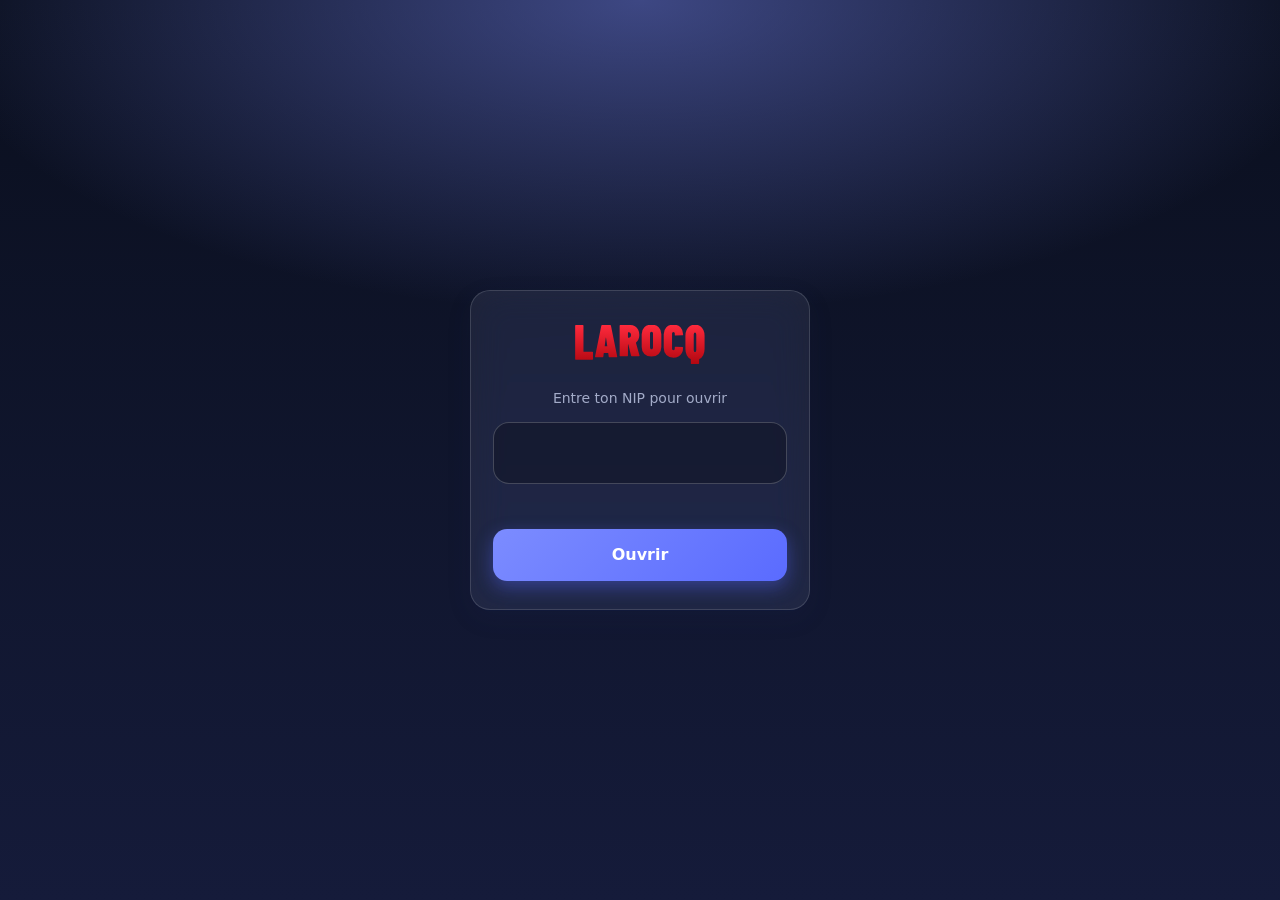
<file: index.html>
<!doctype html><html lang="fr-CA"><head><meta charset="utf-8">
<meta name="viewport" content="width=device-width,initial-scale=1,viewport-fit=cover">
<meta name="theme-color" content="#0a0f1e" media="(prefers-color-scheme: dark)"><meta name="theme-color" content="#eef2fb" media="(prefers-color-scheme: light)">
<link rel="manifest" href="manifest.webmanifest"><link rel="icon" href="icon-192.png"><link rel="apple-touch-icon" href="icon-192.png">
<meta name="apple-mobile-web-app-title" content="Larocq"><meta name="application-name" content="Larocq"><title>Larocq</title><style>
:root{color-scheme:dark light;--bg1:#0a0f1e;--bg2:#141a35;--glass:rgba(255,255,255,.07);--gb:rgba(255,255,255,.12);--tx:#f3f5ff;--mu:#a3abc8;--ac:#7c8cff;--ac2:#3ad1c6;--r:20px;--sh:0 10px 30px rgba(0,0,0,.35);
--sat:env(safe-area-inset-top);--sab:env(safe-area-inset-bottom);font-family:Inter,"Manrope","Segoe UI Variable",system-ui,-apple-system,Roboto,sans-serif}
@media(prefers-color-scheme:light){:root{--bg1:#eef2fb;--bg2:#dfe6fa;--glass:rgba(255,255,255,.65);--gb:rgba(20,30,70,.10);--tx:#121833;--mu:#5a6385;--sh:0 8px 24px rgba(30,40,90,.12)}}
*{box-sizing:border-box;-webkit-tap-highlight-color:transparent}
html,body{margin:0;min-height:100%}
body{background:radial-gradient(120% 60% at 0% 0%,rgba(124,140,255,.28),transparent 60%),radial-gradient(90% 50% at 100% 20%,rgba(58,209,198,.18),transparent 60%),linear-gradient(180deg,var(--bg1),var(--bg2));background-attachment:fixed;color:var(--tx);font-size:16px;line-height:1.4;padding-bottom:calc(84px + var(--sab))}
button{font:inherit;color:inherit}
.glass{background:var(--glass);border:1px solid var(--gb);backdrop-filter:blur(18px) saturate(140%);-webkit-backdrop-filter:blur(18px) saturate(140%);border-radius:var(--r);box-shadow:var(--sh)}
header{position:sticky;top:0;z-index:5;padding:calc(12px + var(--sat)) 18px 10px;background:var(--bg1);box-shadow:0 8px 18px -10px rgba(0,0,0,.5)}body.cv-on .sec{margin-top:10px}
.top{display:flex;align-items:center;justify-content:space-between}
h1{margin:0;font-size:28px;letter-spacing:-.02em;font-weight:800}
#maj{color:var(--mu);font-size:13px}
.ib{width:42px;height:42px;border-radius:14px;border:1px solid var(--gb);background:var(--glass);backdrop-filter:blur(12px);font-size:18px}
.search{margin-top:12px;display:flex;align-items:center;gap:10px;padding:0 14px;height:48px}
.search input{flex:1;border:0;background:transparent;color:var(--tx);font:inherit;font-size:16px;outline:none}
main{padding:0 0 12px;max-width:720px;margin:auto}
.sec{margin:18px 0 6px;padding:0 18px;display:flex;align-items:baseline;justify-content:space-between}
.sec h2{margin:0;font-size:19px;font-weight:750;letter-spacing:-.01em}.sec span{color:var(--mu);font-size:13px}
.row{display:flex;gap:14px;overflow-x:auto;scroll-snap-type:x mandatory;padding:8px 18px 14px;scroll-padding:0 18px;scrollbar-width:none}.row::-webkit-scrollbar{display:none}
.bk{flex:none;width:136px;scroll-snap-align:start;border:0;background:none;padding:0;text-align:left;cursor:pointer}
.cov{position:relative;width:136px;aspect-ratio:2/3;border-radius:16px;overflow:hidden;box-shadow:0 12px 26px rgba(0,0,0,.4);background:linear-gradient(150deg,var(--k,#7c8cff),#1b1f3a)}
.cov img{width:100%;height:100%;object-fit:cover;display:block}
.cov .ph{position:absolute;inset:0;display:flex;align-items:flex-end;padding:12px;font-weight:800;font-size:15px;line-height:1.15;color:#fff}
.cov .rg{position:absolute;right:8px;top:8px}
.bk .tt{margin-top:8px;font-size:13.5px;font-weight:650;display:-webkit-box;-webkit-line-clamp:2;-webkit-box-orient:vertical;overflow:hidden}
.tap{transition:transform .18s cubic-bezier(.3,.7,.4,1)}.tap:active{transform:scale(.96)}
.wait{margin:6px 14px 0;padding:16px}
.wait h2{margin:0 0 4px;font-size:20px;display:flex;gap:8px;align-items:center}
.wait .sub{color:var(--mu);font-size:13px;margin-bottom:8px}
.wi{display:flex;gap:12px;align-items:center;padding:12px 0;border-top:1px solid var(--gb)}
.wi:first-of-type{border-top:0}
.wi .mini{width:44px;aspect-ratio:2/3;border-radius:8px;flex:none;overflow:hidden;background:linear-gradient(150deg,var(--k),#1b1f3a)}.wi .mini img{width:100%;height:100%;object-fit:cover}
.wi .tx{flex:1;min-width:0}.wi b{display:block;font-size:15px}.wi small{color:var(--mu);font-size:13px;display:-webkit-box;-webkit-line-clamp:2;-webkit-box-orient:vertical;overflow:hidden}
.btn{display:inline-flex;align-items:center;justify-content:center;gap:6px;border:0;border-radius:14px;padding:11px 14px;font-weight:700;font-size:14px;text-decoration:none;color:#fff;background:linear-gradient(135deg,var(--ac),#5a6bff);box-shadow:0 6px 18px rgba(90,107,255,.4);white-space:nowrap;cursor:pointer}
.btn.big{width:100%;padding:16px;font-size:16px;flex-direction:column;gap:2px}.btn.big small{font-weight:500;opacity:.85;font-size:12px;max-width:100%;overflow:hidden;text-overflow:ellipsis;white-space:nowrap}
.btn.dl{margin:10px 0;background:linear-gradient(135deg,#ff2a3d,#b20710);box-shadow:0 6px 18px rgba(178,7,16,.35)}
.btn.off{background:rgba(140,150,180,.35);box-shadow:none}
.list{padding:0 14px;display:grid;gap:12px}
.it{display:flex;gap:14px;align-items:center;padding:14px;border:1px solid var(--gb);text-align:left;width:100%;cursor:pointer}
.it .tx{flex:1;min-width:0}.it b{display:block;font-size:16px;margin:4px 0 2px}.it small{color:var(--mu);font-size:13px}
.pill{display:inline-block;font-size:11.5px;font-weight:700;padding:4px 10px;border-radius:999px;background:color-mix(in srgb,var(--pc) 22%,transparent);color:var(--pc);border:1px solid color-mix(in srgb,var(--pc) 45%,transparent)}
.ring{--s:44px;width:var(--s);height:var(--s);flex:none}.ring circle{fill:none;stroke-width:4.5}.ring .bgc{stroke:rgba(140,150,190,.25)}.ring .fg{stroke:var(--k);stroke-linecap:round;transform:rotate(-90deg);transform-origin:50% 50%;transition:stroke-dashoffset .8s ease}.ring text{font-size:11px;font-weight:800;fill:var(--tx);text-anchor:middle;dominant-baseline:central}
.cov .ring{--s:38px;background:rgba(10,15,30,.6);border-radius:50%;backdrop-filter:blur(6px)}.cov .ring text{fill:#fff}
nav{position:fixed;left:10px;right:10px;bottom:calc(10px + var(--sab));z-index:6;display:flex;justify-content:space-around;padding:8px 6px;max-width:700px;margin:auto}
nav button{flex:1;border:0;background:none;display:flex;flex-direction:column;align-items:center;gap:2px;font-size:11px;font-weight:650;color:var(--mu);padding:6px 0;border-radius:14px;cursor:pointer}
nav button i{font-style:normal;font-size:21px;transition:transform .2s}nav button.on{color:var(--tx);background:rgba(124,140,255,.18)}nav button.on i{transform:translateY(-2px) scale(1.08)}
.empty{color:var(--mu);text-align:center;padding:30px}
#scrim{position:fixed;inset:0;z-index:20;background:rgba(0,0,0,.5);opacity:0;pointer-events:none;transition:opacity .25s}#scrim.on{opacity:1;pointer-events:auto}
#sheet{position:fixed;left:0;right:0;bottom:0;z-index:21;max-height:92vh;overflow-y:auto;border-radius:28px 28px 0 0;padding:10px 20px calc(24px + var(--sab));transform:translateY(105%);transition:transform .35s cubic-bezier(.2,.8,.2,1);max-width:720px;margin:auto;background:color-mix(in srgb,var(--bg2) 82%,transparent);backdrop-filter:blur(24px);-webkit-backdrop-filter:blur(24px);border:1px solid var(--gb);border-bottom:0}
#sheet.on{transform:none}
.grab{width:44px;height:5px;border-radius:3px;background:var(--mu);opacity:.5;margin:4px auto 14px}
.sh-cov{width:58%;max-width:240px;margin:0 auto 16px;aspect-ratio:2/3;border-radius:18px;overflow:hidden;box-shadow:0 20px 40px rgba(0,0,0,.45);position:relative;background:linear-gradient(150deg,var(--k),#1b1f3a)}.sh-cov img{width:100%;height:100%;object-fit:cover}
#sheet h3{font-size:24px;margin:8px 0 10px;letter-spacing:-.01em}
.meta{display:flex;gap:12px;align-items:center;margin-bottom:12px}
.kv{padding:14px;margin:10px 0}.kv b{display:block;font-size:12px;text-transform:uppercase;letter-spacing:.06em;color:var(--mu);margin-bottom:4px}
.lk{display:flex;align-items:center;gap:10px;padding:14px;margin:8px 0;text-decoration:none;color:var(--tx);font-weight:600}
.close{width:100%;margin-top:14px;padding:14px;border-radius:16px;border:1px solid var(--gb);background:var(--glass);font-weight:700;cursor:pointer}
#lock{position:fixed;inset:0;z-index:99;display:flex;flex-direction:column;align-items:center;justify-content:center;gap:18px;padding:24px;background:radial-gradient(80% 50% at 50% 0%,rgba(124,140,255,.45),transparent 70%),linear-gradient(180deg,#0a0f1e,#151b3a);color:#fff}
#lock .card{width:min(88vw,340px);padding:28px 22px;display:flex;flex-direction:column;align-items:center;gap:14px;background:rgba(255,255,255,.07);border-color:rgba(255,255,255,.14)}
#lock .fl{font-size:44px;width:76px;height:76px;border-radius:24px;display:grid;place-items:center;background:linear-gradient(135deg,var(--ac),var(--ac2));box-shadow:0 10px 30px rgba(124,140,255,.5)}
#lock h2{margin:0;font-size:22px}#lock p{margin:-8px 0 0;color:#a3abc8;font-size:14px}
#pin{font-size:28px;letter-spacing:.5em;text-align:center;width:100%;padding:14px;border-radius:16px;border:1px solid rgba(255,255,255,.2);background:rgba(0,0,0,.25);color:#fff;outline:none}#pin:focus{border-color:var(--ac);box-shadow:0 0 0 4px rgba(124,140,255,.25)}
#lock .btn{width:100%;padding:15px;font-size:16px}#err{min-height:1.2em;color:#ff9b9b;font-size:14px}
.fade{animation:fd .45s ease both}@keyframes fd{from{opacity:0;transform:translateY(8px)}to{opacity:1;transform:none}}
@media(prefers-reduced-motion:reduce){*,*::before,*::after{animation:none!important;transition:none!important}}
h1{font-size:32px}.sec h2{font-size:21px}
.stats{margin:8px 14px 0;padding:16px;display:flex;align-items:center;gap:14px}
.stats .big{--s:76px}.stats .big text{font-size:12px}
.st{flex:1;display:grid;grid-template-columns:repeat(3,1fr);gap:6px;text-align:center}
.st div b{display:block;font-size:26px;font-weight:800;letter-spacing:-.02em;font-variant-numeric:tabular-nums}.st div span{font-size:11.5px;color:var(--mu);font-weight:600}
.new{display:inline-block;margin-left:6px;font-size:10.5px;font-weight:800;padding:2px 7px;border-radius:999px;background:linear-gradient(135deg,#3ad1c6,#3ad19a);color:#04241f;vertical-align:middle}
.cov .new{position:absolute;left:8px;top:8px;margin:0}
.cp{flex:none;width:38px;height:38px;border-radius:12px;border:1px solid var(--gb);background:var(--glass);display:grid;place-items:center;font-size:16px;cursor:pointer}
.it{position:relative}
.sk{background:linear-gradient(90deg,rgba(140,150,190,.12) 25%,rgba(140,150,190,.26) 50%,rgba(140,150,190,.12) 75%);background-size:200% 100%;animation:sh 1.2s infinite linear;border-radius:16px}
@keyframes sh{to{background-position:-200% 0}}
#toast{position:fixed;left:50%;bottom:calc(96px + var(--sab));transform:translate(-50%,20px);opacity:0;z-index:40;padding:12px 18px;border-radius:14px;background:rgba(20,26,53,.92);color:#fff;font-weight:650;font-size:14px;transition:all .25s;pointer-events:none;box-shadow:var(--sh)}#toast.on{opacity:1;transform:translate(-50%,0)}
#ptr{position:fixed;top:calc(8px + var(--sat));left:50%;z-index:30;transform:translate(-50%,-60px);width:40px;height:40px;border-radius:50%;display:grid;place-items:center;background:var(--glass);border:1px solid var(--gb);backdrop-filter:blur(12px);transition:transform .2s}
#ptr.spin span{animation:rot .8s linear infinite;display:inline-block}@keyframes rot{to{transform:rotate(360deg)}}
#sheet{transition:transform .35s cubic-bezier(.2,.8,.2,1),background .4s}
.empty{padding:50px 24px}.empty div{font-size:44px;margin-bottom:8px}.empty b{display:block;color:var(--tx);font-size:17px;margin-bottom:4px}
.arc{opacity:.6;filter:grayscale(.85)}.arc .tx small.r{display:block;margin-top:4px}#arcb.on{background:rgba(124,140,255,.3)}.btn.ghost{background:var(--glass);border:1px solid var(--gb);color:var(--tx);box-shadow:none;width:100%;margin-top:10px;padding:14px}
.au{position:absolute;left:8px;bottom:8px;width:30px;height:30px;border-radius:50%;display:grid;place-items:center;font-size:15px;background:rgba(10,15,30,.65);backdrop-filter:blur(6px)}.sh-cov .au{width:40px;height:40px;font-size:20px;left:12px;bottom:12px}
.nb{display:inline-block;margin-left:6px;font-size:11px;font-weight:800;padding:2px 7px;border-radius:999px;background:rgba(255,180,84,.22);color:#ffb454;border:1px solid rgba(255,180,84,.45);vertical-align:middle}.cov .nb{position:absolute;right:8px;bottom:8px;margin:0;background:rgba(10,15,30,.7)}
.nh{display:flex;align-items:center;justify-content:space-between;margin:22px 2px 8px}.nh h4{margin:0;font-size:17px}
.note{padding:12px 14px;margin:8px 0}.note .d{font-size:12px;color:var(--mu);margin-bottom:4px}.note p{margin:0;white-space:pre-wrap;word-wrap:break-word}
.na{display:flex;gap:8px;margin-top:10px;flex-wrap:wrap}.na button{border:1px solid var(--gb);background:var(--glass);border-radius:12px;padding:8px 11px;font-size:13px;font-weight:650;cursor:pointer}.na .snd{background:linear-gradient(135deg,var(--ac),#5a6bff);color:#fff;border:0}
textarea.ed,.set textarea{width:100%;min-height:90px;border-radius:14px;border:1px solid var(--gb);background:rgba(0,0,0,.15);color:var(--tx);font:inherit;padding:12px;outline:none;resize:vertical}textarea:focus{border-color:var(--ac)}
.nr{border-left:3px solid var(--ac2)}.muted{color:var(--mu);font-size:14px;margin:4px 2px}
nav button{font-size:10.5px}nav button i{position:relative}.tb{position:absolute;top:-6px;right:-12px;min-width:18px;height:18px;padding:0 5px;border-radius:9px;background:#ff5d73;color:#fff;font-size:11px;font-style:normal;font-weight:800;display:grid;place-items:center;box-shadow:0 2px 6px rgba(0,0,0,.4)}
.flt{display:flex;gap:8px;padding:4px 18px 8px}.flt button{border:1px solid var(--gb);background:var(--glass);border-radius:999px;padding:8px 14px;font-size:13.5px;font-weight:700;cursor:pointer}.flt button.on{background:linear-gradient(135deg,var(--ac),#5a6bff);color:#fff;border-color:transparent}
.thread{padding:0 14px 8px;display:flex;flex-direction:column;gap:10px}
.day{align-self:center;font-size:12px;font-weight:700;color:var(--mu);padding:5px 12px;border-radius:999px;background:var(--glass);border:1px solid var(--gb);margin:10px 0 2px}
.bub{max-width:84%;padding:11px 14px;border-radius:20px;position:relative}.bub p{margin:0;white-space:pre-wrap;word-wrap:break-word}.bub .d{font-size:11.5px;opacity:.75;margin-top:6px;display:flex;gap:6px;align-items:center}
.me{align-self:flex-end;background:linear-gradient(135deg,#6a7bff,#5163f0);color:#fff;border-bottom-right-radius:6px;box-shadow:0 6px 18px rgba(90,107,255,.35)}
.rl{display:flex;gap:8px;align-items:flex-end;max-width:90%}.av{width:32px;height:32px;border-radius:50%;flex:none;display:grid;place-items:center;font-size:16px;background:linear-gradient(135deg,#3ad1c6,#3ad19a)}
.rl .bub{background:var(--glass);border:1px solid var(--gb);border-bottom-left-radius:6px;max-width:none}.rl .who{font-size:12px;font-weight:800;color:var(--ac2);margin-bottom:3px}
.chip{display:inline-flex;align-items:center;gap:6px;margin-bottom:7px;padding:3px 9px 3px 3px;border-radius:999px;background:rgba(255,255,255,.18);border:0;color:#fff;font-size:12px;font-weight:700;cursor:pointer;max-width:100%}.chip img,.chip span.ph2{width:18px;height:27px;border-radius:4px;object-fit:cover;flex:none;background:rgba(255,255,255,.3)}.chip b{overflow:hidden;text-overflow:ellipsis;white-space:nowrap}
.me .ns{font-size:10.5px;font-weight:800;padding:1px 7px;border-radius:999px;background:rgba(255,255,255,.22)}.me .ns.f{background:#3ad19a;color:#04241f}
.wt{align-self:flex-start;color:var(--mu);font-size:12.5px;font-style:italic;padding-left:44px}
body.cv-on{padding-bottom:calc(200px + var(--sab))}body.kb-on #tabs{display:none}body.kb-on #comp{bottom:calc(var(--kb) + 8px)}body.kb-on.cv-on{padding-bottom:calc(var(--kb) + 140px)}
#comp{position:fixed;left:10px;right:10px;bottom:calc(84px + var(--sab));z-index:6;padding:10px;display:none;max-width:700px;margin:auto}body.cv-on #comp{display:block}
#comp select{width:100%;margin-bottom:8px;padding:9px 12px;border-radius:12px;border:1px solid var(--gb);background:rgba(0,0,0,.2);color:var(--tx);font:inherit;font-size:14px}
#comp .rw{display:flex;gap:8px;align-items:flex-end}#comp textarea{flex:1;min-height:44px;max-height:120px;border-radius:16px;border:1px solid var(--gb);background:rgba(0,0,0,.2);color:var(--tx);font:inherit;padding:11px 13px;outline:none;resize:none}
#comp .go{width:46px;height:46px;border-radius:50%;border:0;background:linear-gradient(135deg,var(--ac),#5a6bff);color:#fff;font-size:19px;flex:none;cursor:pointer}
@media(prefers-color-scheme:light){.rl .bub{background:#fff}#comp select,#comp textarea{background:#fff}}
.au.pl{border:0;cursor:pointer;font-size:15px;width:38px;height:38px}.plr{overflow-wrap:anywhere;min-width:0}.plr h3{margin:10px 0 4px}.plr iframe{width:100%;height:150px;border:0;border-radius:16px;background:#000;margin:10px 0}.plr .pc{width:150px;aspect-ratio:2/3;margin:6px auto 10px;border-radius:14px;overflow:hidden;box-shadow:0 10px 30px rgba(0,0,0,.4)}.plr .pc img{width:100%;height:100%;object-fit:cover}.plr{text-align:center}.plr h3{margin:4px 0}.pctl input{width:100%;accent-color:var(--ac);margin-top:14px}.ptm{display:flex;justify-content:space-between;font-size:12px;color:var(--mu)}.pbt{display:flex;justify-content:center;align-items:center;gap:22px;margin:10px 0}.pbt .ib{width:54px;height:54px;font-size:14px;font-weight:700}.pbt .big{width:70px;height:70px;font-size:28px}.prt{display:flex;gap:6px;justify-content:center;flex-wrap:wrap}.prt button,.ch{border:1px solid var(--gb);background:transparent;color:var(--tx);border-radius:999px;padding:6px 11px;font:inherit;font-size:13px}.prt button.on,.ch.on{background:var(--ac);color:#fff;border-color:transparent}.ch{display:block;width:100%;text-align:left;margin:6px 0;border-radius:12px}
#mini{position:fixed;left:14px;right:14px;bottom:calc(92px + var(--sab));z-index:6;display:flex;align-items:center;gap:10px;padding:10px 14px;max-width:680px;margin:auto;border-radius:16px}#mini b{flex:1;font-size:14px;white-space:nowrap;overflow:hidden;text-overflow:ellipsis;text-align:left}body.cv-on #mini{display:none!important}
.cov .pill{position:absolute;left:6px;bottom:6px;font-size:10.5px;max-width:calc(100% - 50px);white-space:nowrap;overflow:hidden;text-overflow:ellipsis;backdrop-filter:blur(8px)}.cov .au{left:auto;right:6px}.cov .au.pl{bottom:50px}.au.lr{border:0;cursor:pointer;font-size:15px;width:38px;height:38px}
#rd{position:fixed;inset:0;z-index:50;display:none;background:var(--rbg);color:var(--rfg)}#rd.on{display:block}#rv{position:absolute;inset:0;padding:calc(48px + var(--sat)) 0 40px}
#rd .rb{position:absolute;left:0;right:0;z-index:3;display:flex;align-items:center;gap:8px;padding:8px 10px;background:var(--rbg);transition:transform .25s,opacity .25s}#rd .rt{top:0;padding-top:calc(8px + var(--sat))}#rd .rbt{bottom:0;padding-bottom:calc(8px + var(--sab));font-size:12.5px;justify-content:space-between;opacity:.75}
#rd.imm .rt{transform:translateY(-110%);opacity:0}#rd .rt b{flex:1;font-size:14px;white-space:nowrap;overflow:hidden;text-overflow:ellipsis}#rd button.rx{background:transparent;border:0;color:inherit;font-size:20px;width:42px;height:42px;border-radius:12px;cursor:pointer}
#rd .tz{position:absolute;top:60px;bottom:40px;width:22%;z-index:2}#rd .tz.l{left:0}#rd .tz.r{right:0}
#rd .pn{position:absolute;z-index:4;left:0;right:0;bottom:0;max-height:75%;overflow:auto;background:var(--rbg);border-radius:20px 20px 0 0;box-shadow:0 -10px 40px rgba(0,0,0,.35);padding:16px 18px calc(16px + var(--sab));display:none}#rd .pn.on{display:block}
#rd .pn h4{margin:6px 0 10px}#rd .pn a{display:block;padding:10px 4px;color:inherit;text-decoration:none;border-bottom:1px solid rgba(128,128,128,.2);font-size:15px}#rd .seg{display:flex;gap:8px;margin:8px 0 14px}#rd .seg button{flex:1;padding:10px;border-radius:12px;border:1px solid rgba(128,128,128,.4);background:transparent;color:inherit;font:inherit;cursor:pointer}#rd .seg button.on{outline:2px solid #6c7bff}
#rd .bar{height:3px;background:rgba(128,128,128,.25);border-radius:3px;flex:1;margin:0 10px;overflow:hidden}#rd .bar i{display:block;height:100%;background:#6c7bff;width:0}.mdot{min-width:10px!important;width:10px;height:10px;padding:0!important;top:-2px!important;right:-6px!important;background:#3ad1c6!important;box-shadow:0 0 0 3px rgba(58,209,198,.25),0 0 12px #3ad1c6!important}
nav button{font-size:10.5px}nav button i{font-size:20px}
.mc{display:block;width:100%;text-align:left;border:1px solid var(--gb);padding:0;overflow:hidden;cursor:pointer;margin:0}
.mc .hero{position:relative;height:150px;background:linear-gradient(135deg,var(--k),#1b1f3a);display:flex;align-items:flex-end;padding:16px}
.mc .hero .em{position:absolute;right:14px;top:8px;font-size:64px;opacity:.9;filter:drop-shadow(0 8px 18px rgba(0,0,0,.4))}
.mc .hero .ty{font-size:11.5px;font-weight:800;letter-spacing:.08em;text-transform:uppercase;padding:5px 10px;border-radius:999px;background:rgba(0,0,0,.35);color:#fff;backdrop-filter:blur(6px)}
.mc .bd{padding:14px 16px 16px}.mc b{display:block;font-size:19px;letter-spacing:-.01em;margin-bottom:4px}.mc small{color:var(--mu);font-size:14px;display:block}.mc .dt{margin-top:10px;font-size:12.5px;color:var(--mu);display:flex;justify-content:space-between}
.mc .nw{background:linear-gradient(135deg,#3ad1c6,#3ad19a);color:#04201c;font-weight:800;font-size:11px;padding:3px 8px;border-radius:999px}
.mc.sm .hero{height:70px}.mc.sm .hero .em{font-size:38px}
details.old{margin:16px 14px}details.old summary{cursor:pointer;padding:14px;font-weight:750;color:var(--mu);list-style:none}details.old[open] summary{margin-bottom:10px}
#mv{position:fixed;inset:0;z-index:40;background:#0a0f1e;display:none;flex-direction:column}#mv.on{display:flex}
#mv .mb{display:flex;align-items:center;gap:10px;padding:calc(8px + var(--sat)) 12px 8px;background:#0a0f1e;border-bottom:1px solid rgba(255,255,255,.08);color:#f3f5ff}
#mv .mb b{flex:1;min-width:0;white-space:nowrap;overflow:hidden;text-overflow:ellipsis}
#mv iframe{flex:1;border:0;width:100%;background:#0a0f1e}
.mc{display:flex!important;align-items:stretch;gap:14px;padding:12px!important;text-align:left}.mc .th{flex:0 0 92px;height:132px;border-radius:12px;overflow:hidden;background:linear-gradient(135deg,var(--k),#1b1f3a);box-shadow:0 8px 20px rgba(0,0,0,.45);display:flex;align-items:center;justify-content:center;font-size:44px}.mc .th img{width:100%;height:100%;object-fit:cover}.mc .bd{flex:1;min-width:0;padding:2px 2px 0!important;display:flex;flex-direction:column}.mc .bd .dt{margin-top:auto!important}.mc b{font-size:17px!important}
body.ac-on header{padding:calc(8px + var(--sat)) 16px 8px;box-shadow:none;background:linear-gradient(var(--bg1) 60%,transparent)}body.ac-on #ttl{font-size:20px;letter-spacing:-.3px}body.ac-on #maj{display:none}body.ac-on header .ib{width:36px;height:36px;border-radius:12px;font-size:15px}body.ac-on .search{display:none}body.ac-on.s-open .search{display:flex;margin-top:8px;height:42px}#sbt{display:none}body.ac-on #sbt{display:block}
body.ac-on:not(.s-open) header{display:none}body.ac-on:not(.s-open) .ac{padding-top:calc(14px + var(--sat))}.ag{display:flex;gap:8px;overflow-x:auto;padding:0 16px 14px;scrollbar-width:none}.ag::-webkit-scrollbar{display:none}.ag-c{flex:0 0 auto;min-width:132px;max-width:200px;text-align:left;border:1px solid var(--gb);background:rgba(127,127,127,.09);border-radius:14px;padding:8px 12px;color:var(--tx)}.ag-c i{display:block;font-style:normal;font-size:10px;letter-spacing:1.2px;font-weight:800;color:#ffb454;text-transform:uppercase}.ag-c b{display:block;font-size:19px;font-weight:750;margin-top:1px}.ag-c span{display:block;font-size:13px;font-weight:600;white-space:nowrap;overflow:hidden;text-overflow:ellipsis}.ag-c small{display:block;font-size:11.5px;color:var(--mu);white-space:nowrap;overflow:hidden;text-overflow:ellipsis}.ag-c.no{min-width:auto;max-width:none}.ag-c.no span{font-size:14px}.ag-h{margin:0 16px 6px;font-size:13px;font-weight:700;color:var(--mu)}
.ag-c.add{min-width:96px;display:flex;flex-direction:column;align-items:center;justify-content:center;border-style:dashed;background:rgba(255,180,84,.08)}.ag-c.add b{font-size:24px;color:#ffb454;margin:0}.ag-c.add span{font-size:12.5px}.agf label{display:block;font-size:13px;font-weight:650;color:var(--mu);margin:12px 0 5px}.agf input,.agf select,.agf textarea{width:100%;box-sizing:border-box;min-height:50px;padding:12px 14px;border-radius:14px;border:1px solid var(--gb);background:rgba(0,0,0,.2);color:var(--tx);font:inherit;font-size:16px;color-scheme:dark}.agf textarea{min-height:76px}.agf .two{display:flex;gap:10px}.agf .two>div{flex:1}.agf .go{width:100%;min-height:56px;margin-top:18px;border:0;border-radius:16px;background:#fff;color:#000;font-weight:750;font-size:16px}
.hb{margin:0 16px 14px;display:flex;align-items:center;gap:12px;width:calc(100% - 32px);text-align:left;padding:12px 14px;border-radius:18px;border:1px solid rgba(175,30,45,.45);background:linear-gradient(120deg,rgba(175,30,45,.32),rgba(25,33,104,.32));color:var(--tx)}.hb .lg{display:flex;align-items:center;gap:4px;flex:none}.hb .lg img{width:34px;height:34px;object-fit:contain}.hb .lg em{font-style:normal;font-size:11px;color:var(--mu)}.hb .tx{flex:1;min-width:0}.hb .tx i{display:block;font-style:normal;font-size:10.5px;letter-spacing:1.3px;font-weight:800;color:#ff6b7a;text-transform:uppercase}.hb .tx b{display:block;font-size:15px;font-weight:700;white-space:nowrap;overflow:hidden;text-overflow:ellipsis}.hb .tx small{display:block;font-size:12px;color:var(--mu);white-space:nowrap;overflow:hidden;text-overflow:ellipsis}.hb .sc{font-size:26px;font-weight:800;letter-spacing:-.5px;flex:none}.hb .live{display:inline-flex;align-items:center;gap:5px;color:#fff;background:#e50914;border-radius:6px;padding:2px 7px;font-size:10px;letter-spacing:1px}.hb .live:before{content:'';width:6px;height:6px;border-radius:9px;background:#fff;animation:hbp 1.2s infinite}@keyframes hbp{50%{opacity:.2}}
.ac{position:relative}.ac-up{position:absolute;z-index:3;right:16px;top:calc(20px + var(--sat));display:flex;align-items:center;gap:5px;padding:6px 10px;border-radius:12px;border:1px solid rgba(255,255,255,.18);background:rgba(10,15,30,.55);backdrop-filter:blur(8px);color:#fff;font-family:inherit;font-size:12px;font-weight:700;cursor:pointer}.ac-up small{font-size:9.5px;opacity:.65;font-weight:600}.ac-logo{position:absolute;z-index:2;left:30px;top:calc(26px + var(--sat));height:22px;width:auto;filter:drop-shadow(0 1px 6px rgba(0,0,0,.7));pointer-events:none}.ac-gr{position:absolute;z-index:2;left:32px;top:calc(54px + var(--sat));font-size:12.5px;font-weight:700;color:#fff;text-shadow:0 1px 6px rgba(0,0,0,.8);pointer-events:none}.ac-bt{margin-top:22px;padding-top:14px;border-top:1px solid var(--gb)}.ac-bt .hb{margin-bottom:12px}.ac{padding-bottom:calc(110px + var(--sab))}
.ac-hi{padding:2px 16px 12px}.ac-hi h1{margin:0;font-size:22px;font-weight:750;letter-spacing:-.4px;color:var(--tx);display:flex;align-items:baseline;gap:8px}.ac-hi h1 small{font-size:13px;font-weight:500;color:var(--mu);text-transform:capitalize}.ac-hi p{margin:3px 0 0;font-size:13.5px;color:var(--mu);white-space:nowrap;overflow:hidden;text-overflow:ellipsis}
.ac-hero{display:flex;overflow-x:auto;scroll-snap-type:x mandatory;gap:10px;padding:0 16px;scroll-padding:0 16px;scrollbar-width:none}.ac-hero::-webkit-scrollbar,.ac-row::-webkit-scrollbar{display:none}
.ac-h{flex:0 0 88%;height:230px;scroll-snap-align:start;position:relative;border-radius:18px;overflow:hidden;border:0;padding:0;background:#1a1d2b;color:#fff;text-align:left;box-shadow:0 12px 30px rgba(0,0,0,.4)}.ac-h img,.ac-c .im img{width:100%;height:100%;object-fit:cover;display:block}
.ac-h .ov{position:absolute;inset:0;background:linear-gradient(180deg,rgba(0,0,0,0) 30%,rgba(0,0,0,.55) 60%,rgba(0,0,0,.92));display:flex;flex-direction:column;justify-content:flex-end;padding:14px 16px 14px}.ac-h .ov small{font-size:10px;letter-spacing:1.8px;font-weight:800;color:#ffb454}.ac-h .ov b{font-size:20px;line-height:1.15;margin:3px 0 3px;font-weight:750;white-space:nowrap;overflow:hidden;text-overflow:ellipsis}.ac-h .ov span{font-size:13px;opacity:.82;white-space:nowrap;overflow:hidden;text-overflow:ellipsis}.ac-h .ov em{font-style:normal;align-self:flex-start;margin-top:10px;background:#fff;color:#000;font-weight:700;font-size:13px;padding:7px 14px;border-radius:99px}
.ac-dots{display:flex;justify-content:center;gap:5px;margin:10px 0 0}.ac-dots i{width:6px;height:6px;border-radius:9px;background:rgba(255,255,255,.22);transition:.25s}.ac-dots i.on{width:18px;background:#fff}
.ac-t{display:flex;align-items:baseline;justify-content:space-between;margin:18px 16px 8px}.ac-t h2{margin:0;font-size:16px;font-weight:700;letter-spacing:-.2px}.ac-t span{color:var(--mu);font-size:12px}
.ac-row{display:flex;gap:10px;overflow-x:auto;scroll-snap-type:x proximity;align-items:flex-start;padding:0 16px;scroll-padding:0 16px;scrollbar-width:none}
.ac-c{flex:0 0 150px;width:150px;min-width:0;scroll-snap-align:start;border:0;padding:0;background:none;color:var(--tx);text-align:left}.ac-c .im{aspect-ratio:16/9;border-radius:10px;overflow:hidden;background:linear-gradient(135deg,#3b2a6b,#ff8a5b);display:flex;align-items:center;justify-content:center;font-size:30px;position:relative}.ac-c.po{flex-basis:104px;width:104px}.ac-c.po .im{aspect-ratio:2/3}
.ac-c b{display:block;font-size:12.5px;font-weight:600;line-height:1.25;margin-top:6px;white-space:nowrap;overflow:hidden;text-overflow:ellipsis}.ac-c small{display:block;color:var(--mu);font-size:11.5px;margin-top:1px;white-space:nowrap;overflow:hidden;text-overflow:ellipsis}.ac-c .pr{position:absolute;left:0;bottom:0;height:3px;background:#e50914}
.ac-h:active,.ac-c:active{transform:scale(.97)}.ac-h,.ac-c{transition:transform .15s}
#anov{position:fixed;inset:0;z-index:9999;background:rgba(0,0,0,.6);display:none;align-items:flex-end;justify-content:center}#anov.on{display:flex}.anb{background:#181818;color:#fff;width:100%;max-width:560px;border-radius:18px 18px 0 0;padding:18px 16px calc(18px + env(safe-area-inset-bottom))}.anm{opacity:.85;margin:6px 0 10px;font-size:15px}#antx{font-family:inherit;width:100%;box-sizing:border-box;font-size:17px;padding:10px;border-radius:10px;border:1px solid #444;background:#0e0e0e;color:#fff}.anbt{display:flex;gap:8px;margin-top:10px}.anbt .btn{flex:1}.ani{position:relative;padding:10px;margin:6px 0;border-radius:10px;text-align:left}.ani p{margin:6px 0 0;font-size:15px}.anj{background:#e50914;color:#fff;border:0;border-radius:8px;padding:6px 10px;font-weight:700}.ans{font-size:12px;opacity:.7;margin-left:8px}.anx{position:absolute;right:6px;top:6px;background:none;border:0;color:#aaa;font-size:16px}
nav button i{display:flex;align-items:center;justify-content:center;height:26px;font-size:0}nav button i svg{display:block;transition:filter .2s}nav button i .tb{font-size:10px}nav button{color:#8a8a92;font-size:10px;letter-spacing:.2px}nav button.on{color:#e50914;background:rgba(229,9,20,.13);box-shadow:inset 0 0 0 1px rgba(229,9,20,.28)}nav button.on i svg{filter:drop-shadow(0 0 6px rgba(229,9,20,.55))}#sheet:has(.plr.v2){background:#0b0b0b}.pbg{position:absolute;left:0;right:0;top:0;height:560px;background-size:cover;background-position:center;filter:blur(48px) saturate(1.4) brightness(.55);transform:scale(1.3);opacity:.9;pointer-events:none;z-index:0;-webkit-mask-image:linear-gradient(#000 40%,transparent);mask-image:linear-gradient(#000 40%,transparent)}#sheet:has(.plr.v2){overflow-x:hidden}#sheet:has(.plr.v2)>*:not(.pbg){position:relative;z-index:1}.pdn{background:rgba(0,0,0,.25)!important;border:0!important;color:#fff!important}.pdn svg{width:24px;height:24px}
.plr.v2{text-align:center;color:#fff}.plr.v2 .pc{width:min(66vw,290px);aspect-ratio:2/3;margin:8px auto 22px;border-radius:14px;overflow:hidden;box-shadow:0 24px 60px rgba(0,0,0,.6),0 4px 14px rgba(0,0,0,.4)}.plr.v2 .pc img{width:100%;height:100%;object-fit:cover;display:block}
.plr.v2 .pmeta{text-align:left;margin:0 4px 10px}.plr.v2 h3{margin:0;font-size:22px;font-weight:800;letter-spacing:-.01em;line-height:1.2}.plr.v2 .pmeta small{color:rgba(255,255,255,.62);font-size:14px}
.plr.v2 .pctl{background:none;border:0;padding:0;margin:0}.plr.v2 #psc{-webkit-appearance:none;appearance:none;width:100%;height:4px;border-radius:4px;background:linear-gradient(90deg,#fff var(--pf,0%),rgba(255,255,255,.22) var(--pf,0%));margin:10px 0 4px;outline:0}.plr.v2 #psc::-webkit-slider-thumb{-webkit-appearance:none;width:14px;height:14px;border-radius:50%;background:#fff;border:0;box-shadow:0 1px 4px rgba(0,0,0,.5)}.plr.v2 #psc::-moz-range-thumb{width:14px;height:14px;border-radius:50%;background:#fff;border:0}
.plr.v2 .ptm{display:flex;justify-content:space-between;font-size:12px;color:rgba(255,255,255,.6);font-variant-numeric:tabular-nums}
.plr.v2 .pbt{display:flex;align-items:center;justify-content:center;gap:38px;margin:14px 0 18px}.pskip{background:none;border:0;color:#fff;width:48px;height:48px;padding:6px;cursor:pointer;opacity:.92}.pskip svg{width:100%;height:100%}.pplay{width:78px;height:78px;border-radius:50%;border:0;background:#e50914;color:#fff;display:grid;place-items:center;cursor:pointer;box-shadow:0 10px 30px rgba(229,9,20,.45)}.pplay svg{width:34px;height:34px}.pplay:active{transform:scale(.94)}
.pacts{display:flex;justify-content:space-between;align-items:center;margin:0 6px 16px}.pact{background:none;border:0;color:rgba(255,255,255,.85);width:42px;height:42px;padding:9px;border-radius:50%;cursor:pointer;display:grid;place-items:center}.pact svg{width:22px;height:22px}.pact.ok{color:#2fbf71}.pact:active{background:rgba(255,255,255,.1)}
.pspd{background:rgba(255,255,255,.12);border:0;color:#fff;font:700 13px system-ui;padding:6px 12px;border-radius:999px;min-width:52px;cursor:pointer}
.pres{display:flex;gap:8px;margin:4px 0 10px}.pr1{flex:1;display:flex;align-items:center;justify-content:center;gap:6px;background:rgba(255,255,255,.14);color:#fff;border:0;border-radius:999px;padding:10px 12px;font:600 14px system-ui}.pr1 svg{width:14px;height:14px}.pr2{background:none;border:1px solid rgba(255,255,255,.2);color:rgba(255,255,255,.8);border-radius:999px;padding:10px 14px;font:600 13px system-ui}
.pchs{text-align:left;border-top:1px solid rgba(255,255,255,.1);margin-top:4px}.pchs summary{list-style:none;cursor:pointer;padding:14px 4px;font-weight:700;font-size:16px;display:flex;justify-content:space-between}.pchs summary::-webkit-details-marker{display:none}.pchs summary span{margin-left:auto;margin-right:10px;color:rgba(255,255,255,.5);font-weight:500}.pchs summary::after{content:'›';transform:rotate(90deg);color:rgba(255,255,255,.5)}.pchs[open] summary::after{transform:rotate(-90deg)}
.plr.v2 .ch{display:flex;gap:12px;align-items:center;width:100%;background:none;border:0;border-radius:10px;color:rgba(255,255,255,.85);text-align:left;padding:11px 6px;font:500 15px system-ui;margin:0}.plr.v2 .ch em{font-style:normal;color:rgba(255,255,255,.4);width:22px;font-variant-numeric:tabular-nums}.plr.v2 .ch.on{color:#e50914;font-weight:700}.plr.v2 .ch.on em{color:#e50914}
.plr.v2 #anl{text-align:left}.plink{display:block;margin:18px 0 6px;color:rgba(255,255,255,.45);font-size:13px;text-decoration:none}
.bdg{display:grid;grid-template-columns:repeat(auto-fill,minmax(130px,1fr));gap:14px;padding:4px 2px 20px}.bdc{background:none;border:0;color:inherit;text-align:left;padding:0;cursor:pointer}.bdc .im{aspect-ratio:2/3;border-radius:12px;overflow:hidden;background:linear-gradient(135deg,#ff5d73,#1b1f3a);display:grid;place-items:center;font-size:40px;box-shadow:0 8px 20px rgba(0,0,0,.45)}.bdc img{width:100%;height:100%;object-fit:cover}.bdc b{display:block;margin-top:8px;font-size:14px}.bdc small{color:var(--mu);font-size:12px}

#bul{position:fixed;inset:0;z-index:60;background:#000;display:none;flex-direction:column;align-items:stretch;justify-content:center}
#bul.on{display:flex}
#bul video{width:100%;height:100%;object-fit:contain;background:#000;display:block}
#bul .btop{position:absolute;left:0;right:0;top:0;z-index:2;display:flex;align-items:center;justify-content:space-between;gap:10px;padding:calc(10px + var(--sat)) 14px 10px;background:linear-gradient(180deg,rgba(0,0,0,.7),transparent);pointer-events:none}
#bul .btop b{font-size:14px;font-weight:700;color:#fff;text-shadow:0 1px 4px #000}
#bul .btop .bsk{pointer-events:auto;border:0;background:rgba(255,255,255,.16);color:#fff;font:700 13px system-ui;padding:8px 14px;border-radius:999px;backdrop-filter:blur(8px);cursor:pointer}
#bul .bplay{position:absolute;inset:0;z-index:3;display:none;align-items:center;justify-content:center;background:rgba(0,0,0,.35);border:0;cursor:pointer}
#bul .bplay.on{display:flex}
#bul .bplay span{width:78px;height:78px;border-radius:50%;background:#e50914;color:#fff;display:grid;place-items:center;font-size:32px;box-shadow:0 10px 30px rgba(229,9,20,.45)}
.bul-row .ac-c .im{aspect-ratio:9/16;background:linear-gradient(160deg,#1a1d2b,#7c8cff 140%)}
.bul-row .ac-c{flex-basis:92px;width:92px}
.bul-row .ac-c .im i{font-style:normal;font-size:28px}
.bul-empty{margin:0 16px 10px;color:var(--mu);font-size:13.5px}

</style></head><body>
<div id="lock"><div class="card glass"><img src="logo-larocq.svg" alt="Larocq" style="height:44px;margin:6px auto 14px;display:block"><p>Entre ton NIP pour ouvrir</p><input id="pin" type="password" inputmode="numeric" pattern="[0-9]*" autocomplete="off" maxlength="8" aria-label="NIP"><div id="err"></div><button class="btn tap" onclick="tryPin()">Ouvrir</button></div></div>
<header><div class="top"><button class="ib tap" id="bk0" onclick="back()" aria-label="Retour" style="display:none;margin-right:10px;flex:none">←</button><div style="flex:1;min-width:0"><div id="crumb" style="display:none;font-size:12.5px;color:var(--mu);font-weight:650">Mes projets ›</div><h1 id="ttl" style="white-space:nowrap;overflow:hidden;text-overflow:ellipsis">Mes projets</h1><div id="maj">Chargement…</div></div><div style="display:flex;gap:8px;align-items:center"><div style="display:flex;flex-direction:column;align-items:center;line-height:1"><button class="ib tap" id="updb" onclick="forceUpd()" aria-label="Mettre à jour" title="Mettre à jour">🔄</button><small id="appv" style="font-size:9.5px;color:var(--mu);margin-top:2px">v96</small></div><button class="ib tap" id="sbt" onclick="document.body.classList.toggle('s-open');q.focus()" aria-label="Chercher">🔎</button><button class="ib tap" id="arcb" onclick="go(tab=='archives'?'home':'archives')" aria-label="Archives">🗄️</button><button class="ib tap" onclick="settings()" aria-label="Réglages">⚙️</button><button class="ib tap" onclick="relock()" aria-label="Verrouiller">🔒</button></div></div>
<label class="search glass"><span>🔎</span><input id="q" type="search" placeholder="Chercher un projet…" autocomplete="off"></label></header>
<main id="app"></main>
<div id="comp" class="glass"><select id="cpj" aria-label="Projet"></select><div class="rw"><textarea id="ctx" rows="1" placeholder="Écris à Réal…"></textarea><button class="go tap" id="cgo" onpointerdown="event.preventDefault()" onmousedown="event.preventDefault()" ontouchstart="" onclick="sendConv()" aria-label="Envoyer">➤</button></div></div><div id="rd"><div class="rb rt"><button class="rx" onclick="history.back()" aria-label="Fermer">←</button><b id="rtt"></b><button class="rx" id="rbm" onclick="rBm()" aria-label="Signet">🔖</button><button class="rx" onclick="rPanel('toc')" aria-label="Table des matières">☰</button><button class="rx" onclick="rPanel('aa')" aria-label="Affichage">Aa</button></div><div id="rv"></div><div class="tz l" onclick="RR&&RR.prev()"></div><div class="tz r" onclick="RR&&RR.next()"></div><div class="rb rbt"><span id="rpc">…</span><div class="bar"><i id="rpb"></i></div><span id="rmn"></span></div><div class="pn" id="rpn"></div></div><div id="mini" class="glass tap" style="display:none" onclick="play(AP.id)"><span>🎧</span><b></b><i role="button" style="font-style:normal;font-size:20px" onclick="event.stopPropagation();AU.paused?AU.play():AU.pause()">▶️</i></div><nav class="glass" id="tabs"></nav>
<div id="mv"><div class="mb"><button class="ib tap" onclick="history.back()" aria-label="Retour">←</button><b id="mvt"></b></div><iframe id="mvf" title="Réal te montre"></iframe></div><div id="bul" aria-modal="true" role="dialog" aria-label="Bulletin du matin"><div class="btop"><b id="bult">Bulletin du matin</b><button type="button" class="bsk tap" onclick="closeBul(1)" aria-label="Passer">Passer</button></div><video id="bulv" playsinline webkit-playsinline preload="metadata"></video><button type="button" class="bplay" id="bulp" onclick="bulResume()" aria-label="Lecture"><span>▶</span></button></div><div id="toast"></div><div id="ptr"><span>↻</span></div><div id="scrim" onclick="hide()"></div><div id="sheet" role="dialog" aria-modal="true"></div>
<script>function SV(d){return '<svg viewBox="0 0 24 24" width="24" height="24" fill="none" stroke="currentColor" stroke-width="1.85" stroke-linecap="round" stroke-linejoin="round" aria-hidden="true">'+d+'</svg>'}

const SALT='mesprojets-real-2026:',HASH='1078d9e3f59bab37101ac44576dab55b1fa492152f2e07f9041708d2474e13cb',LK='mp_unlocked';let OK=localStorage.getItem(LK)===HASH;
const K={"Livres":"#7c8cff","Screenplay":"#a8b0bd","Livres audio":"#c77dff","YouTube":"#ff5d73","Maison":"#ffb454","Emploi":"#3ad1c6"},
S=["En attente de toi","Bloqué","En cours","À faire","Terminé"],
SC={"En attente de toi":"#ffb454","Bloqué":"#ff5d73","En cours":"#5ab0ff","À faire":"#a3abc8","Terminé":"#3ad19a"},
T=[["home",SV('<path d="M15 21v-8a1 1 0 0 0-1-1h-4a1 1 0 0 0-1 1v8"/><path d="M3 10a2 2 0 0 1 .709-1.528l7-5.999a2 2 0 0 1 2.582 0l7 5.999A2 2 0 0 1 21 10v9a2 2 0 0 1-2 2H5a2 2 0 0 1-2-2z"/>'),"Accueil",null],["livres",SV('<path d="M12 7v14"/><path d="M3 18a1 1 0 0 1-1-1V4a1 1 0 0 1 1-1h5a4 4 0 0 1 4 4 4 4 0 0 1 4-4h5a1 1 0 0 1 1 1v13a1 1 0 0 1-1 1h-6a3 3 0 0 0-3 3 3 3 0 0 0-3-3z"/>'),"Livres",["Livres"]],["videos",SV('<path d="m16 13 5.223 3.482a.5.5 0 0 0 .777-.416V7.87a.5.5 0 0 0-.752-.432L16 10.5"/><rect x="2" y="6" width="14" height="12" rx="2"/>'),"Vidéos",["YouTube"]],["bd",SV('<rect x="3" y="3" width="18" height="18" rx="2"/><path d="M3 12h8"/><path d="M11 3v18"/><path d="M15 8h3"/><path d="M15 12h3"/><path d="M15 16h3"/>'),"BD",null],["screenplay",SV('<path d="M14 2H6a2 2 0 0 0-2 2v16a2 2 0 0 0 2 2h12a2 2 0 0 0 2-2V8z"/><path d="M14 2v6h6"/><path d="M9 13h6"/><path d="M9 17h4"/>'),"Screenplay",["Screenplay"]],["audio",SV('<path d="M3 14h3a2 2 0 0 1 2 2v3a2 2 0 0 1-2 2H5a2 2 0 0 1-2-2v-7a9 9 0 0 1 18 0v7a2 2 0 0 1-2 2h-1a2 2 0 0 1-2-2v-3a2 2 0 0 1 2-2h3"/>'),"Audio",["Livres audio"]],["conv",SV('<path d="M7.9 20A9 9 0 1 0 4 16.1L2 22Z"/>'),"Convos",null],["montre",SV('<path d="M12 3l1.9 5.8L20 10l-5 3.9L16.5 20 12 16.6 7.5 20 9 13.9 4 10l6.1-1.2z"/>'),"Réal",null]];
let P=[],tab="home",Q="";
function md(s){const il=t=>e(t).replace(/\*\*(.+?)\*\*/g,'<b>$1</b>').replace(/\*(.+?)\*/g,'<i>$1</i>');let o='',l=null;const c=k=>{if(l!==k){if(l)o+=`</${l}>`;if(k)o+=`<${k}>`;l=k}};for(const r of String(s||'').split('\n')){const t=r.trim();let m;if(m=t.match(/^(#{1,3})\s+(.*)/)){c(null);o+=`<h${m[1].length+3}>${il(m[2])}</h${m[1].length+3}>`}else if(m=t.match(/^[-*]\s+(.*)/)){c('ul');o+=`<li>${il(m[1])}</li>`}else if(m=t.match(/^\d+\.\s+(.*)/)){c('ol');o+=`<li>${il(m[1])}</li>`}else if(t){c(null);o+=`<p>${il(t)}</p>`}else c(null)}c(null);return o}
const e=s=>String(s??'').replace(/[&<>"']/g,c=>({'&':'&amp;','<':'&lt;','>':'&gt;','"':'&quot;',"'":'&#39;'}[c]));
async function sha(t){const b=await crypto.subtle.digest('SHA-256',new TextEncoder().encode(t));return[...new Uint8Array(b)].map(x=>x.toString(16).padStart(2,'0')).join('')}
async function tryPin(){const v=pin.value;if(await sha(SALT+v)===HASH){localStorage.setItem(LK,HASH);OK=true;lock.style.display='none';pin.value='';err.textContent='';load()}else{err.textContent='NIP incorrect';pin.value='';pin.focus()}}
function relock(){localStorage.removeItem(LK);OK=false;P=[];app.innerHTML='';lock.style.display='flex';pin.focus()}
pin.addEventListener('keydown',x=>x.key=='Enter'&&tryPin());
if(OK)lock.style.display='none';
async function load(){if(!OK)return;try{const r=await fetch('projects.json?t='+Date.now(),{cache:'no-store'});const j=await r.json();P=j.projets;maj.textContent='Mis à jour le '+j.maj+' · Réal'}catch(x){maj.textContent='Hors ligne'}draw();route();loadM();loadA();loadHB();loadB();loadRN().then(()=>{draw();if(/^#\/(projet|ecouter|lire)/.test(location.hash))route()})}
const waiting=p=>p.statut=="En attente de toi"||/ton OK/.test(p.bloque_par||'');
function ring(p,s){const r=18,c=2*Math.PI*r,v=Math.max(0,Math.min(100,+p.progression||0));return `<svg class="ring" viewBox="0 0 44 44" style="--k:${K[p.categorie]||'#7c8cff'}"><circle class="bgc" cx="22" cy="22" r="${r}"/><circle class="fg" cx="22" cy="22" r="${r}" stroke-dasharray="${c}" stroke-dashoffset="${c*(1-v/100)}"/><text x="22" y="22">${v}%</text></svg>`}
const pill=s=>`<span class="pill" style="--pc:${SC[s]||'#a3abc8'}">${e(s)}</span>`;
const FID=u=>((u||'').match(/\/file\/d\/([\w-]{10,})/)||[])[1],AF=p=>!!(p.audio&&p.audio.length);
const lb=p=>p.script?`<span class="au lr" aria-label="Lire">📖</span>`:p.film?`<span role="button" tabindex="0" class="au lr tap" aria-label="Regarder" onclick="event.stopPropagation();regarder(${p.id})">🎬</span>`:p.bd?`<span role="button" tabindex="0" class="au lr tap" aria-label="Lire la BD" onclick="event.stopPropagation();lireBD(${p.id})">📖</span>`:(p.epub&&!/^https?:/.test(p.epub))?`<span role="button" tabindex="0" class="au lr tap" aria-label="Lire" onclick="event.stopPropagation();lire(${p.id})">📖</span>`:'';const au=p=>lb(p)+(AF(p)?`<span role="button" tabindex="0" class="au pl tap" aria-label="Écouter" onclick="event.stopPropagation();play(${p.id})">▶️</span>`:p.categorie=="Livres audio"?'<span class="au">🎧</span>':'');const cov=(p,cls)=>p.couverture?`<img src="${e(p.couverture)}" alt="" loading="lazy">${au(p)}`:`<div class="ph">${e(p.titre)}</div>`;
function dvBtn(p){if(p.script)return `<a class="btn big tap" href="${e(p.script)}">📖 Lire<small>${e((p.derniere_version||{}).label||'')}</small></a>`;return lireBtn(p)+dlBtn(p)+dvBtn0(p)}
function dlName(p){return (p.titre||'livre').replace(/[\\/:*?"<>|]+/g,'').trim()+'.epub'}
function dlBtn(p){if(!p.epub)return '';return `<a class="btn big dl tap" href="${e(p.epub)}" download="${e(dlName(p))}" onclick="return dlEpub(event,${p.id})"><svg viewBox="0 0 24 24" width="22" height="22" fill="none" stroke="currentColor" stroke-width="1.8" stroke-linecap="round" stroke-linejoin="round" aria-hidden="true"><path d="M12 4v11"/><path d="M7 10.5l5 5 5-5"/><path d="M5 19.5h14"/></svg>Télécharger<small>Enregistrer le fichier .epub</small></a>`}
async function dlEpub(ev,id){const p=P.find(x=>x.id==id);if(!p)return true;ev.preventDefault();const a0=ev.currentTarget,sm=a0.querySelector('small'),t0=sm.textContent;sm.textContent='Téléchargement…';
try{const r=await fetch(p.epub,{cache:'no-store'});if(!r.ok)throw 0;const b=new Blob([await r.arrayBuffer()],{type:'application/octet-stream'});const u=URL.createObjectURL(b),a=document.createElement('a');a.href=u;a.download=dlName(p);a.style.display='none';document.body.appendChild(a);a.click();setTimeout(()=>{URL.revokeObjectURL(u);a.remove()},4000);sm.textContent='Enregistré dans Téléchargements'}
catch(_){const a=document.createElement('a');a.href=p.epub;a.download=dlName(p);document.body.appendChild(a);a.click();a.remove();sm.textContent=t0}
setTimeout(()=>sm.textContent=t0,4000);return false}
function lireBtn(p){if(p.film){const s=window.filmPos?filmPos(p.id):null,n=p.film.chapitres.length;return `<button class="btn big tap" onclick="regarder(${p.id})">🎬 ${s?'Reprendre':'Regarder'}<small>${s?'Chapitre '+(s.c+1)+' sur '+n:'Story Player · '+n+' chapitres'}</small></button>`+p.film.chapitres.map((c,i)=>`<button class="btn tap" onclick="regarder(${p.id},${i+1})">Ch. ${i+1}</button>`).join('')}if(p.bd){const s=window.bdPos?bdPos(p.id):null;return `<button class="btn big tap" onclick="lireBD(${p.id})">📖 ${s?'Reprendre la BD':'Lire'}<small>${s?'Page '+(s+1):'Lecteur de BD'}</small></button>`}if(!p.epub||/^https?:/.test(p.epub))return '';const s=rPos(p.id);return `<button class="btn big tap" onclick="lire(${p.id})">📖 ${s?'Reprendre la lecture':'Lire'}<small>${s?Math.round(s.pct*100)+' % lu':'Lecteur intégré'}</small></button>`}
function dvBtn0(p){const v=p.derniere_version;if(v)return (AF(p)?`<button class="btn big tap" onclick="play(${p.id})">▶️ Écouter ici<small>Lecteur intégré</small></button>`:"")+`<a class="btn big tap" href="${e(v.url)}" target="_blank" rel="noopener">📥 Dernière version<small>${e(v.label)} · ${e(v.date)}</small></a>`;return /Livre/.test(p.categorie)?`<span class="btn big off">📥 Dernière version<small>à venir</small></span>`:''}
function visible(){const t=T.find(x=>x[0]==tab)||[0,0,0,null],q=Q.trim().toLowerCase();return P.filter(p=>(tab=="archives"?p.archive:!p.archive)&&(!t[3]||t[3].includes(p.categorie)||(tab=='audio'&&AF(p)))&&(!q||[p.titre,p.categorie,p.statut,p.prochaine_etape].join(' ').toLowerCase().includes(q)))}
const SER=["Ça s'est passé ici","The 4th Hour","Les Monstres qu'on s'invente","Ce qu'il en reste","Wait, AI Can Do THAT?!"];
function series(bk){const g={};for(const p of bk)(g[p.serie||'Hors série']??=[]).push(p);const ks=Object.keys(g).sort((a,b)=>(a=='Hors série')-(b=='Hors série')||((SER.indexOf(a)+99)%99)-((SER.indexOf(b)+99)%99)||a.localeCompare(b));return ks.map(k=>carousel((k=='Hors série'?'📦 ':'📚 ')+k,g[k].sort((a,b)=>(a.tome||0)-(b.tome||0)||S.indexOf(a.statut)-S.indexOf(b.statut)),1)).join('')}
function carousel(title,arr,sp){return arr.length?`<div class="sec fade"><h2>${e(title)}</h2><span>${arr.length}</span></div><div class="row">${arr.map(p=>`<button class="bk tap" onclick="show(${p.id})"><div class="cov" style="--k:${K[p.categorie]}">${cov(p)}${isNew(p)}${nb(p)}${sp?pill(p.statut):''}<div class="rg">${ring(p)}</div></div><div class="tt">${e(p.titre)}</div></button>`).join('')}</div>`:''}
function items(arr){return `<div class="list">${arr.map(p=>`<div role="button" tabindex="0" class="it glass tap fade" onclick="show(${p.id})" style="--k:${K[p.categorie]}">${ring(p)}<div class="tx">${pill(p.statut)}${isNew(p)}${nb(p)}<b>${e(p.titre)}</b><small>➜ ${e(p.prochaine_etape)}</small></div>${cpb(p)}</div>`).join('')}</div>`}
function draw(){tabs.innerHTML=T.map(t=>`<button class="tap ${t[0]==tab?'on':''}" onclick="go('${t[0]}')"><i>${t[1]}${t[0]=='montre'&&mNew()?'<em class="tb mdot"></em>':''}${t[0]=='conv'&&todo()?`<em class="tb">${todo()}</em>`:''}</i>${t[2]}</button>`).join('');
arcb.classList.toggle("on",tab=="archives");document.body.classList.toggle('ac-on',tab=='home'&&!Q&&!/^#\/(projet|montre|lire|ecouter|reglages)/.test(location.hash));if(tab=='montre'){document.body.classList.remove('cv-on');montreView();return}if(tab=='conv'&&P.length){convView();return}document.body.classList.remove('cv-on');if(tab=='bd'&&P.length){bdView();return}const v=visible();let h='';if(tab=="archives"&&P.length){app.innerHTML=`<div class="sec fade"><h2>🗄️ Archives</h2><span>${v.length}</span></div>`+(v.length?`<div class="list">${v.map(p=>`<div role="button" tabindex="0" class="it glass tap fade arc" onclick="show(${p.id})" style="--k:${K[p.categorie]}">${ring(p)}<div class="tx">${pill(p.categorie)}<b>${e(p.titre)}</b><small class="r">Archivé le ${e(p.archive_date||p.maj||"")}${p.archive_raison?" · "+e(p.archive_raison):""}</small></div></div>`).join("")}</div>`:`<div class="empty fade"><div>🗄️</div><b>Aucune archive</b>Les projets archivés apparaîtront ici.</div>`);return}
if(!P.length){app.innerHTML=skel();return}if(!v.length){app.innerHTML=`<div class="empty fade"><div>🔍</div><b>Rien trouvé</b>${Q?'Essaie un autre mot.':'Aucun projet dans cet onglet pour l’instant.'}</div>`;return}
if(tab=="home"&&!Q){h+=accueil(P)}if(tab=="home"){const w=v.filter(waiting);if(w.length)h+=`<section class="wait glass fade"><h2>⏳ Ce qui attend ta décision</h2><div class="sub">${w.length} projet${w.length>1?'s':''} attend${w.length>1?'ent':''} après toi</div>${w.map(p=>`<div class="wi" style="--k:${K[p.categorie]}"><div class="mini">${p.couverture?`<img src="${e(p.couverture)}" alt="">`:''}</div><div class="tx"><b>${e(p.titre)}${isNew(p)}${nb(p)}</b><small>${e(p.prochaine_etape)}</small></div>${cpb(p)}${p.derniere_version?`<a class="btn tap" href="${e(p.derniere_version.url)}" target="_blank" rel="noopener">Ouvrir</a>`:`<button class="btn tap" onclick="show(${p.id})">Voir</button>`}</div>`).join('')}</section>`}
const bk=v.filter(p=>/Livre/.test(p.categorie)),ot=v.filter(p=>!/Livre/.test(p.categorie));
if(bk.length&&(tab=='livres'||tab=='audio'))h+=series(bk);else if(bk.length){for(const s of ["En attente de toi","En cours","Bloqué","À faire"])h+=carousel((tab=="home"?'Livres · ':'')+s,bk.filter(p=>p.statut==s));h+=carousel('Terminés',bk.filter(p=>p.statut=="Terminé"))}
if(ot.length){if(tab=="home")h+=`<div class="sec fade"><h2>Autres projets</h2><span>${ot.length}</span></div>`;h+=items([...ot].sort((a,b)=>S.indexOf(a.statut)-S.indexOf(b.statut)))}
if(tab=='audio'&&bk.length&&0)h+=`<div class="sec fade"><h2>▶️ Écouter</h2><span>${bk.length}</span></div><div class="list">${bk.map(p=>`<div class="it glass fade" style="--k:${K[p.categorie]};flex-wrap:wrap" onclick="show(${p.id})"><div class="mini" style="width:54px;aspect-ratio:2/3;border-radius:10px;overflow:hidden;flex:none;position:relative">${p.couverture?`<img src="${e(p.couverture)}" alt="" style="width:100%;height:100%;object-fit:cover">`:''}</div><div class="tx">${pill(p.statut)}<b>${e(p.titre)}</b><small>➜ ${e(p.prochaine_etape)}</small></div><div style="flex-basis:100%" onclick="event.stopPropagation()">${p.derniere_version?(AF(p)?`<button class="btn big tap" onclick="play(${p.id})">🎧 Écouter ici<small>Lecteur intégré</small></button>`:'')+`<a class="btn big tap" href="${e(p.derniere_version.url)}" target="_blank" rel="noopener">▶️ Écouter la dernière version<small>${e(p.derniere_version.label)} · ${e(p.derniere_version.date)}</small></a>`:`<span class="btn big off">▶️ Dernière version<small>à venir</small></span>`}</div></div>`).join('')}</div>`;app.innerHTML=h;counters()}
function bdView(){const v=P.filter(p=>p.bd&&!p.archive&&(!Q||[p.titre,p.statut].join(' ').toLowerCase().includes(Q.trim().toLowerCase())));app.innerHTML=`<div class="sec fade"><h2>BD</h2><span>${v.length}</span></div>`+(v.length?`<div class="bdg">${v.map(p=>{const s=window.bdPos?bdPos(p.id):null;return `<button class="bdc tap fade" onclick="lireBD(${p.id})"><div class="im">${p.couverture?`<img src="${e(p.couverture)}" loading="lazy" alt="">`:'<span><svg viewBox="0 0 24 24" width="40" height="40" fill="none" stroke="currentColor" stroke-width="1.6" stroke-linecap="round" stroke-linejoin="round" style="opacity:.5"><rect x="3" y="3" width="18" height="18" rx="2"/><path d="M3 12h8"/><path d="M11 3v18"/><path d="M15 8h3"/><path d="M15 12h3"/><path d="M15 16h3"/></svg></span>'}</div><b>${e(p.titre)}</b><small>${s?'Page '+(s+1):'Nouvelle'}</small></button>`}).join('')}</div>`:`<div class="empty fade"><div><svg viewBox="0 0 24 24" width="40" height="40" fill="none" stroke="currentColor" stroke-width="1.6" stroke-linecap="round" stroke-linejoin="round" style="opacity:.5"><rect x="3" y="3" width="18" height="18" rx="2"/><path d="M3 12h8"/><path d="M11 3v18"/><path d="M15 8h3"/><path d="M15 12h3"/><path d="M15 16h3"/></svg></div><b>Ta première BD arrive bientôt</b>Les bandes dessinées apparaîtront ici.</div>`)}
const TD=new Date('2026-10-22T12:00:00');function today(){const d=new Date();return d<TD?TD:d}
const age=p=>(today()-new Date((p.maj||'2026-10-22')+'T12:00:00'))/864e5;
const GH='https://api.github.com/repos/christian1195/mes-projets',TKK='mp_gh_token',tok=()=>localStorage.getItem(TKK)||'';let RN=[];
const b64e=t=>btoa(String.fromCharCode(...new TextEncoder().encode(t))),b64d=b=>new TextDecoder().decode(Uint8Array.from(atob(b.replace(/\s/g,'')),c=>c.charCodeAt(0)));
const ghH=()=>({'Authorization':'Bearer '+tok(),'Accept':'application/vnd.github+json','X-GitHub-Api-Version':'2022-11-28'});
async function ghGet(){const r=await fetch(GH+'/contents/notes.json?ref=main&t='+Date.now(),{headers:ghH(),cache:'no-store'});if(!r.ok)throw new Error('GET '+r.status);const j=await r.json();return{sha:j.sha,data:JSON.parse(b64d(j.content))}}
async function loadRN(){try{if(tok()){RN=(await ghGet()).data.notes||[]}else{const r=await fetch('notes.json?t='+Date.now(),{cache:'no-store'});RN=(await r.json()).notes||[]}}catch(_){}}
async function ghMut(fn,msg){for(let k=0;k<2;k++){const{sha,data}=await ghGet();data.notes=data.notes||[];fn(data.notes);const r=await fetch(GH+'/contents/notes.json',{method:'PUT',headers:{...ghH(),'Content-Type':'application/json'},body:JSON.stringify({message:msg,content:b64e(JSON.stringify(data,null,1)+'\n'),sha,branch:'main'})});if(r.ok){RN=data.notes;return}if(r.status!==409||k)throw new Error('PUT '+r.status)}}
const noTok=()=>{toast('Ajoute ta clé GitHub dans ⚙️ Réglages');return true};
const todo=()=>RN.filter(n=>n.statut!=='fait').length;let CF='tous',SB=0,SENDING=0;
async function addNote(id,v){const p=+id?P.find(x=>x.id==id):{id:0,titre:'Général'};await ghMut(L=>L.push({id:Date.now().toString(36)+Math.random().toString(36).slice(2,6),projet_id:p.id,projet_titre:p.titre,texte:v,date:new Date().toISOString(),auteur:'christian',statut:'à faire',reponse_real:''}),'Note: '+p.titre)}
function dayLbl(iso){const d=new Date(iso),t=new Date(),y=new Date();y.setDate(t.getDate()-1);const k=x=>x.toDateString();return k(d)==k(t)?'Aujourd’hui':k(d)==k(y)?'Hier':d.toLocaleDateString('fr-CA',{weekday:'long',day:'numeric',month:'long'})}
function convView(){document.body.classList.add('cv-on');const q=Q.trim().toLowerCase();
const isG=n=>!+n.projet_id;let L=RN.filter(n=>(CF=='tous'||(CF=='gen'?isG(n):CF=='fait'?n.statut=='fait':n.statut!='fait'))&&(!q||[n.texte,n.projet_titre,n.reponse_real].join(' ').toLowerCase().includes(q))).sort((a,b)=>a.date.localeCompare(b.date));
const f=[['tous','Tous'],['gen','💬 Général'],['afaire','À faire'],['fait','Fait']].map(([k,l])=>`<button class="tap ${CF==k?'on':''}" onclick="CF='${k}';draw()">${l}${k=='afaire'&&todo()?' · '+todo():''}</button>`).join('');
let h=`<div class="sec fade"><h2>💬 Conversations</h2><span>${L.length}</span></div><div class="flt">${f}</div>`;
if(!L.length)h+=`<div class="empty fade"><div>💬</div><b>${RN.length?'Rien trouvé':'Aucune conversation'}</b>${RN.length?'Essaie un autre filtre.':'Écris ta première note à Réal en bas.'}</div>`;
else{h+='<div class="thread">';let last='';for(const n of L){const dl=dayLbl(n.date);if(dl!=last){h+=`<div class="day">${e(dl)}</div>`;last=dl}const g=isG(n),p=g?{}:P.find(x=>x.id==n.projet_id)||{};const hm=new Date(n.date).toLocaleTimeString('fr-CA',{hour:'2-digit',minute:'2-digit'});
h+=`<div class="bub me fade">${g?`<span class="chip">💬 <b>Général</b></span>`:`<button class="chip tap" onclick="show(${+n.projet_id})">${p.couverture?`<img src="${e(p.couverture)}" alt="">`:'<span class="ph2"></span>'}<b>${e(n.projet_titre||p.titre||'')}</b></button>`}<p>${e(n.texte)}</p><div class="d">${hm}<span class="ns ${n.statut=='fait'?'f':''}">${e(n.statut)}</span></div></div>`;if(n.reponse_real)h+=`<div class="rl fade"><div class="av">☕</div><div class="bub"><div class="who">Réal</div><p>${e(n.reponse_real)}</p></div></div>`;else h+=`<div class="wt">Réal n’a pas encore répondu…</div>`}h+='</div>'}
app.innerHTML=h;if(SB){SB=0;requestAnimationFrame(()=>scrollTo(0,document.documentElement.scrollHeight))}const sel=document.getElementById('cpj'),cur=sel.value;sel.innerHTML='<option value="">💬 Général (aucun projet)</option>'+P.filter(p=>!p.archive).map(p=>`<option value="${p.id}">${e(p.titre)}</option>`).join('');sel.value=cur}
async function sendConv(){if(SENDING)return;if(!tok())return noTok();const id=+cpj.value,v=ctx.value.trim();if(!v){toast('Note vide');return}SENDING=1;cgo.disabled=true;try{await addNote(id,v);ctx.value='';SB=1;toast('Envoyé à Réal ✔︎')}catch(x){toast('Échec de l’envoi ('+x.message+')')}SENDING=0;cgo.disabled=false;draw()}
async function sendReal(id){if(!tok())return noTok();const p=P.find(x=>x.id==id),ta=document.getElementById('rc'),v=ta.value.trim();if(!v){toast('Note vide');return}const bt=document.getElementById('rcb');bt.disabled=true;bt.textContent='Envoi…';
try{await addNote(id,v);ta.value='';toast('Envoyé à Réal ✔︎')}catch(x){toast('Échec de l’envoi ('+x.message+')')}bt.disabled=false;bt.textContent='💬 Envoyer à Réal';realBox(id)}
async function editReal(nid,id){if(!tok())return noTok();const n=RN.find(x=>x.id==nid);const v=prompt('Modifier ta note :',n.texte);if(v==null||!v.trim())return;try{await ghMut(L=>{const m=L.find(x=>x.id==nid);if(!m||m.statut!=='à faire')throw new Error('déjà traitée');m.texte=v.trim();m.modifie=new Date().toISOString()},'Note modifiée: '+n.projet_titre);toast('Note modifiée')}catch(x){toast('Échec ('+x.message+')')}realBox(id)}
async function delReal(nid,id){if(!tok())return noTok();const n=RN.find(x=>x.id==nid);if(!confirm('Supprimer cette note pour Réal ?'))return;try{await ghMut(L=>{const i=L.findIndex(x=>x.id==nid);if(i<0)return;if(L[i].statut!=='à faire')throw new Error('déjà traitée');L.splice(i,1)},'Note supprimée: '+n.projet_titre);toast('Note supprimée')}catch(x){toast('Échec ('+x.message+')')}realBox(id)}
function realBox(id){const b=document.getElementById('rbox');if(!b)return;const L=RN.filter(n=>n.projet_id==id).sort((a,c)=>c.date.localeCompare(a.date));
b.innerHTML=`<div class="nh"><h4>✍️ Note pour Réal</h4></div><div class="note glass"><textarea class="ed" id="rc" placeholder="Écris ta note pour Réal…"></textarea>${tok()?'':'<p class="muted">Pour envoyer, ajoute ta clé GitHub dans ⚙️ Réglages.</p>'}<div class="na"><button class="snd tap" id="rcb" onclick="sendReal(${id})">💬 Envoyer à Réal</button></div></div>`+
L.map(n=>`<div class="note glass"><div class="d">${fmt(n.date)} · <span class="pill" style="--pc:${n.statut=='fait'?'#3ad19a':'#ffb454'}">${e(n.statut)}</span></div><p>${e(n.texte)}</p>${n.reponse_real?`<div class="note nr" style="margin:10px 0 0;background:rgba(58,209,198,.08)"><div class="d">Réponse de Réal</div><p>${e(n.reponse_real)}</p></div>`:''}${n.statut=='à faire'&&n.auteur=='christian'?`<div class="na"><button class="tap" onclick="editReal('${e(n.id)}',${id})">✏️ Modifier</button><button class="tap" onclick="delReal('${e(n.id)}',${id})">🗑️</button></div>`:''}</div>`).join('')}
async function testTok(){const v=document.getElementById('tk').value.trim();if(v&&!v.startsWith('•'))localStorage.setItem(TKK,v);if(!tok()){toast('Aucune clé');return}try{const r=await fetch(GH,{headers:ghH(),cache:'no-store'});if(!r.ok)throw new Error(r.status);const j=await r.json();toast(j.permissions&&j.permissions.push?'Clé OK ✔︎ (écriture permise)':'Clé valide, mais sans écriture');await loadRN()}catch(x){toast('Clé refusée ('+x.message+')')}_settings()}
function clrTok(){localStorage.removeItem(TKK);toast('Clé effacée');_settings()}
const NK='mp_notes_v1';const NS=()=>{try{return JSON.parse(localStorage.getItem(NK))||{}}catch(_){return {}}};const NSave=o=>localStorage.setItem(NK,JSON.stringify(o));const nN=p=>(NS()[p.id]||[]).length;const nb=p=>nN(p)?`<span class="nb">📝 ${nN(p)}</span>`:'';
const isNew=p=>age(p)<=3?'<span class="new">Nouveau</span>':'';
const cpb=p=>`<button class="cp tap" aria-label="Copier" onclick="event.stopPropagation();cp(${p.id})">📋</button>`;
function arc(id){const p=P.find(x=>x.id==id),t=`${p.archive?"Désarchive":"Archive"} : ${p.titre}`;(navigator.clipboard?navigator.clipboard.writeText(t):Promise.reject()).then(()=>toast("Copié ! Colle-le à Réal pour "+(p.archive?"désarchiver":"archiver")),()=>toast(t))}
const fmt=t=>new Date(t).toLocaleString('fr-CA',{dateStyle:'medium',timeStyle:'short'});let EDN=null;
function notes(id){const p=P.find(x=>x.id==id),box=document.getElementById('notes');if(!box)return;const L=NS()[id]||[];
box.innerHTML=`<div class="nh"><h4>📝 Mes notes</h4><button class="cp tap" aria-label="Ajouter une note" onclick="EDN={id:${id},i:-1};notes(${id})">＋</button></div>`+
(EDN&&EDN.id==id&&EDN.i==-1?edForm(id,-1,''):'')+
(L.length?L.map((n,i)=>EDN&&EDN.id==id&&EDN.i==i?edForm(id,i,n.texte):`<div class="note glass"><div class="d">${fmt(n.t)}${n.m?' · modifiée':''}</div><p>${e(n.texte)}</p><div class="na"><button class="snd tap" onclick="sendN(${id},${i})">💬 Envoyer à Réal</button><button class="tap" onclick="EDN={id:${id},i:${i}};notes(${id})">✏️ Modifier</button><button class="tap" onclick="delN(${id},${i})">🗑️</button></div></div>`).join(''):(EDN&&EDN.id==id?'':'<p class="muted">Aucune note pour l’instant. Touche ＋ pour en ajouter une.</p>'))+
(p.pitch?`<div class="nh"><h4>📜 Pitch</h4></div><div class="note glass pitch">${md(p.pitch)}</div>`:'')+`<div class="nh"><h4>🎙️ Notes de Réal</h4></div>`+((p.notes_real||[]).length?p.notes_real.map(n=>`<div class="note glass nr"><div class="d">${e(n.date)}</div><p>${e(n.texte)}</p></div>`).join(''):'<p class="muted">Pas encore de note de Réal.</p>')}
function edForm(id,i,t){return `<div class="note glass"><textarea class="ed" id="edt" placeholder="Ta note…">${e(t)}</textarea><div class="na"><button class="snd tap" onclick="saveN(${id},${i})">Enregistrer</button><button class="tap" onclick="EDN=null;notes(${id})">Annuler</button></div></div>`}
function saveN(id,i){const v=document.getElementById('edt').value.trim();if(!v){toast('Note vide');return}const o=NS(),L=o[id]||[];if(i<0)L.unshift({t:Date.now(),texte:v});else{L[i].texte=v;L[i].m=Date.now()}o[id]=L;NSave(o);EDN=null;notes(id);draw();toast('Note enregistrée')}
function delN(id,i){if(!confirm('Supprimer cette note ?'))return;const o=NS();o[id].splice(i,1);if(!o[id].length)delete o[id];NSave(o);notes(id);draw();toast('Note supprimée')}
function clip(t,ok){(navigator.clipboard?navigator.clipboard.writeText(t):Promise.reject()).then(()=>toast(ok),()=>toast('Copie impossible'))}
function sendN(id,i){const p=P.find(x=>x.id==id),n=NS()[id][i];clip(`Note pour Réal — ${p.titre} : ${n.texte}`,'Copié ! Colle-le dans le chat avec Réal')}
function _settings(){const o=NS(),c=Object.values(o).reduce((a,l)=>a+l.length,0);sheet.style.background='';sheet.innerHTML=`<div class="grab"></div><button class="ib tap" onclick="hide()" aria-label="Retour">←</button><h3>⚙️ Réglages</h3><div class="kv glass set"><b>Clé GitHub (notes pour Réal)</b>Gardée seulement sur ce téléphone.<input id="tk" type="password" autocomplete="off" placeholder="github_pat_…" value="${tok()?'••••••••••••'+tok().slice(-4):''}" style="width:100%;margin-top:10px;padding:12px;border-radius:14px;border:1px solid var(--gb);background:rgba(0,0,0,.15);color:var(--tx);font:inherit"><div class="na"><button class="snd tap" onclick="testTok()">Enregistrer et tester</button><button class="tap" onclick="clrTok()">Effacer la clé</button></div></div><div class="kv glass set"><b>Sauvegarde de mes notes</b>${c} note${c>1?'s':''} sur ce téléphone seulement. Exporte-les de temps en temps pour ne pas les perdre.<div class="na"><button class="snd tap" onclick="expN()">⬇️ Exporter (JSON)</button><button class="tap" onclick="clip(localStorage.getItem(NK)||'{}','Sauvegarde copiée')">📋 Copier</button></div></div><div class="kv glass set"><b>Importer une sauvegarde</b><textarea id="imp" placeholder="Colle ici le contenu JSON…"></textarea><div class="na"><button class="snd tap" onclick="impN()">⬆️ Importer (fusionner)</button><label class="tap" style="border:1px solid var(--gb);border-radius:12px;padding:8px 11px;font-size:13px;font-weight:650">📂 Fichier<input type="file" accept="application/json,.json" hidden onchange="this.files[0]&&this.files[0].text().then(t=>{imp.value=t;impN()})"></label></div></div><button class="close tap" onclick="hide()">Fermer</button>`;sheet.scrollTop=0;scrim.classList.add('on');sheet.classList.add('on')}
function expN(){const b=new Blob([JSON.stringify({app:'mes-projets',version:1,exporte:new Date().toISOString(),notes:NS()},null,1)],{type:'application/json'}),a=document.createElement('a');a.href=URL.createObjectURL(b);a.download='mes-notes-'+new Date().toISOString().slice(0,10)+'.json';document.body.appendChild(a);a.click();a.remove();setTimeout(()=>URL.revokeObjectURL(a.href),2000);toast('Sauvegarde téléchargée')}
function impN(){try{let j=JSON.parse(imp.value);if(j.notes)j=j.notes;if(typeof j!='object'||Array.isArray(j))throw 0;const o=NS();let n=0;for(const[k,L]of Object.entries(j)){if(!Array.isArray(L))continue;const cur=o[k]||[],seen=new Set(cur.map(x=>x.t+'|'+x.texte));for(const x of L)if(x&&x.texte&&!seen.has(x.t+'|'+x.texte)){cur.push({t:x.t||Date.now(),texte:String(x.texte),...(x.m?{m:x.m}:{})});n++}cur.sort((a,b)=>b.t-a.t);o[k]=cur}NSave(o);draw();toast(n+' note(s) importée(s)');_settings()}catch(_){toast('JSON invalide')}}
function cp(id){const p=P.find(x=>x.id==id),t=`Projet : ${p.titre} — `;(navigator.clipboard?navigator.clipboard.writeText(t):Promise.reject()).then(()=>toast('Copié ! Colle-le dans le chat avec Réal'),()=>toast('Copie impossible'))}
let tt;function toast(m){toast_el.textContent=m;toast_el.classList.add('on');clearTimeout(tt);tt=setTimeout(()=>toast_el.classList.remove('on'),1800)}const toast_el=document.getElementById('toast');
function skel(){const c=`<div class="row">${'<div class="sk" style="flex:none;width:136px;aspect-ratio:2/3"></div>'.repeat(3)}</div>`;return `<div class="sk" style="height:108px;margin:8px 14px"></div><div class="sk" style="height:22px;width:40%;margin:22px 18px 6px"></div>${c}<div class="sk" style="height:22px;width:50%;margin:16px 18px 6px"></div>${c}`}
let AJ=null;async function loadA(){try{const r=await fetch('accueil.json?t='+Date.now(),{cache:'no-store'});AJ=await r.json()}catch(_){AJ=AJ||{}}if(tab=='home'&&!Q)draw()}
function aGo(l){if(!l)return;if(/^projet:/.test(l))show(+l.split(':')[1]);else if(l[0]=='#')nav(l);else open(l,'_blank','noopener')}
function aImg(s,em){return s?`<img src="${e(s)}" loading="lazy" alt="">`:`<span>${em||'✨'}</span>`}
function aCard(x,em,po){return `<button class="ac-c tap${po?' po':''}" onclick='aGo(${JSON.stringify(x.lien||'')})'><div class="im">${aImg(x.image,em)}${x.pct!=null?`<div class="pr" style="width:${Math.round(x.pct*100)}%"></div>`:''}</div><div class="bd"><b>${e(x.titre)}</b><small>${e(x.texte||'')}</small></div></button>`}
function aRow(t,a,em){return a.length?`<div class="ac-t fade"><h2>${t.replace(/^\S+ /,'')}</h2><span>${a.length}</span></div><div class="ac-row">${a.map(x=>aCard(x,em,a.every(y=>/^covers\//.test(y.image||'')))).join('')}</div>`:''}
function aCont(){const o=[];for(let i=0;i<localStorage.length;i++){const k=localStorage.key(i);let m,v;try{v=JSON.parse(localStorage.getItem(k))}catch(_){continue}if(!v)continue;if(m=k.match(/^mp_pos_(\d+)$/)){const p=P.find(x=>x.id==+m[1]);if(p&&p.audio)o.push({at:v.at||0,titre:'🎧 '+p.titre,texte:`Chapitre ${(v.c||0)+1}`+(p.audio[v.c||0]&&p.audio[v.c||0].titre?' · '+p.audio[v.c||0].titre:''),image:p.couverture,lien:'#/ecouter/'+p.id,pct:v.d?v.t/v.d:null})}else if(m=k.match(/^mp_read_(\d+)$/)){const p=P.find(x=>x.id==+m[1]);if(p&&v.pct<.99)o.push({at:v.at||0,titre:'📖 '+p.titre,texte:Math.round((v.pct||0)*100)+' % lu',image:p.couverture,lien:'#/lire/'+p.id,pct:v.pct||0})}}return o.sort((a,b)=>b.at-a.at)}
const AGL='mp_agenda_local',agL=()=>{try{return JSON.parse(localStorage.getItem(AGL))||[]}catch(_){return[]}};
function agForm(){const td=new Date().toLocaleDateString('en-CA');sheet.style.background='';sheet.innerHTML=`<div class="grab"></div><button class="ib tap" onclick="_hide()" aria-label="Fermer">←</button><h3>📅 Nouveau rendez-vous</h3><div class="agf"><label>Titre</label><input id="agt" placeholder="Ex. Dentiste" autocomplete="off"><div class="two"><div><label>Date</label><input id="agd" type="date" value="${td}"></div><div><label>Heure début</label><input id="agh" type="time" value="10:00"></div></div><label>Durée</label><select id="agu" onchange="agh.disabled=this.value=='j'"><option value="30">30 min</option><option value="60" selected>1 h</option><option value="120">2 h</option><option value="j">Toute la journée</option></select><label>Lieu (optionnel)</label><input id="agl" autocomplete="off"><label>Note (optionnel)</label><textarea id="agn"></textarea><button class="go tap" onclick="agAdd()">Ajouter à mon agenda</button></div>`;sheet.scrollTop=0;scrim.classList.add('on');sheet.classList.add('on');setTimeout(()=>agt.focus(),250)}
function agUrl(o){const p=n=>String(n).padStart(2,'0'),f=d=>d.getFullYear()+p(d.getMonth()+1)+p(d.getDate()),ft=d=>f(d)+'T'+p(d.getHours())+p(d.getMinutes())+'00';let dates;if(o.duree=='j'){const a=new Date(o.date+'T12:00'),b=new Date(a);b.setDate(b.getDate()+1);dates=f(a)+'/'+f(b)}else{const a=new Date(o.date+'T'+(o.heure||'10:00')),b=new Date(a.getTime()+(+o.duree)*6e4);dates=ft(a)+'/'+ft(b)}const q=new URLSearchParams({action:'TEMPLATE',text:o.titre,dates,ctz:'America/Toronto'});if(o.lieu)q.set('location',o.lieu);if(o.note)q.set('details',o.note);return 'https://calendar.google.com/calendar/render?'+q.toString()}
function agAdd(){const o={titre:agt.value.trim(),date:agd.value,heure:agh.value,duree:agu.value,lieu:agl.value.trim(),note:agn.value.trim()};if(!o.titre){agt.focus();toast('Ajoute un titre');return}if(!o.date){agd.focus();return}const u=agUrl(o);const l=agL().filter(x=>!(x.titre==o.titre&&x.date==o.date));l.push({date:o.date,heure:o.duree=='j'?'Toute la journée':o.heure,titre:o.titre,lieu:o.lieu,at:Date.now()});localStorage.setItem(AGL,JSON.stringify(l));_hide();draw();window.open(u,'_blank')||(location.href=u)}
function aAgenda(a){if(!Array.isArray(a))return'';const am=(AJ&&AJ.agenda_maj)?new Date(AJ.agenda_maj).getTime():0;a=[...a,...agL().filter(x=>x.at>am&&!a.some(y=>y.titre==x.titre&&y.date==x.date))];const k=d=>{const x=new Date();x.setHours(12,0,0,0);const t=new Date(d+'T12:00');const n=Math.round((t-x)/864e5);return n==0?"Aujourd'hui":n==1?'Demain':t.toLocaleDateString('fr-CA',{weekday:'long',day:'numeric'})};const td=new Date().toLocaleDateString('en-CA');const ev=a.filter(x=>x.date>=td).sort((x,y)=>(x.date+(x.heure||'')).localeCompare(y.date+(y.heure||'')));const go=`onclick="open('https://calendar.google.com','_blank','noopener')"`;let c=`<button class="ag-c add tap" onclick="agForm()"><b>+</b><span>Rendez-vous</span></button>`+(ev.some(x=>x.date==td)?'':`<button class="ag-c no tap" ${go}><i>Aujourd'hui</i><span>Rien à l'agenda aujourd'hui 😌</span></button>`);c+=ev.map(x=>`<button class="ag-c tap" ${go}><i>${e(k(x.date))}</i><b>${e(x.heure||'')}</b><span>${e(x.titre)}</span>${x.lieu?`<small>${e(x.lieu)}</small>`:''}</button>`).join('');return `<div class="ag-h">📅 Aujourd'hui</div><div class="ag">${c}</div>`}
const HBK='mp_habs',HBS='https://site.api.espn.com/apis/site/v2/sports/hockey/nhl/teams/mtl/schedule',HBB='https://site.api.espn.com/apis/site/v2/sports/hockey/nhl/scoreboard';let HB=(()=>{try{return JSON.parse(localStorage.getItem(HBK))}catch(_){return null}})(),HBT=null,HBF=0;
const HFR={MTL:'Canadiens',TOR:'Maple Leafs',BOS:'Bruins',OTT:'Sénateurs',BUF:'Sabres',DET:'Red Wings',TB:'Lightning',FLA:'Panthers',NYR:'Rangers',NYI:'Islanders',NJ:'Devils',PHI:'Flyers',PIT:'Penguins',WSH:'Capitals',CAR:'Hurricanes',CBJ:'Blue Jackets',CHI:'Blackhawks',WPG:'Jets',STL:'Blues',DAL:'Stars',MIN:'Wild',NSH:'Predators',COL:'Avalanche',UTA:'Mammoth',VGK:'Golden Knights',EDM:'Oilers',CGY:'Flames',VAN:'Canucks',SEA:'Kraken',SJ:'Sharks',LA:'Kings',ANA:'Ducks'};
const hLoc=d=>new Date(d).toLocaleDateString('en-CA',{timeZone:'America/Toronto'});
async function loadHB(){if(Date.now()-HBF<25e3)return;HBF=Date.now();try{const td=hLoc(Date.now());let j;try{const r=await fetch(HBS,{cache:'no-store'});if(!r.ok)throw 0;j=await r.json()}catch(_){const r=await fetch(HBB+'?dates='+td.replace(/-/g,''),{cache:'no-store'});j=await r.json();j.events=(j.events||[]).filter(x=>x.competitions[0].competitors.some(t=>t.team.abbreviation=='MTL'));if(HB&&HB.last&&!j.events.some(x=>x.competitions[0].status.type.state=='post'))j._last=HB.last}const ev=j.events.map(e=>{const c=e.competitions[0],t=c.competitors,m=t.find(x=>x.team.abbreviation=='MTL'),o=t.find(x=>x!==m),sc=x=>x.score&&typeof x.score=='object'?x.score.displayValue:x.score;return{id:e.id,date:e.date,state:c.status.type.state,detail:c.status.type.shortDetail||c.status.type.detail,home:m.homeAway=='home',opp:o.team.abbreviation,us:sc(m),them:sc(o),win:m.winner,tv:(c.broadcasts||[]).map(b=>b.media&&b.media.shortName).filter(Boolean).slice(0,2).join(', ')}});
let g=ev.find(x=>x.state=='in')||ev.find(x=>hLoc(x.date)==td)||ev.find(x=>x.state=='pre');
if(g&&(g.state=='in'||hLoc(g.date)==td)){try{const b=await (await fetch(HBB+'?dates='+td.replace(/-/g,''),{cache:'no-store'})).json();const e=b.events.find(x=>x.id==g.id);if(e){const c=e.competitions[0],m=c.competitors.find(x=>x.team.abbreviation=='MTL'),o=c.competitors.find(x=>x!==m);Object.assign(g,{state:c.status.type.state,detail:c.status.type.shortDetail,period:c.status.period,clock:c.status.displayClock,us:m.score,them:o.score,win:m.winner})}}catch(_){}}
const last=[...ev].reverse().find(x=>x.state=='post')||j._last||null;HB={g,last,at:Date.now()};localStorage.setItem(HBK,JSON.stringify(HB))}catch(_){}
if(tab=='home'&&!Q)draw();clearTimeout(HBT);if(HB&&HB.g&&HB.g.state=='in')HBT=setTimeout(()=>{if(document.visibilityState=='visible')loadHB();else HBT=setTimeout(loadHB,30e3)},30e3)}
function habs(){if(!HB)return'';const{g,last}=HB,td=hLoc(Date.now()),lo=a=>`<img src="https://a.espncdn.com/i/teamlogos/nhl/500/${a.toLowerCase()}.png" alt="${a}">`,fr=a=>HFR[a]||a,hm=d=>new Date(d).toLocaleTimeString('fr-CA',{timeZone:'America/Toronto',hour:'numeric',minute:'2-digit'}).replace(' ',' '),dy=d=>{const n=Math.round((new Date(hLoc(d)+'T12:00')-new Date(td+'T12:00'))/864e5);return n==0?'Ce soir':n==1?'Demain':new Date(d).toLocaleDateString('fr-CA',{timeZone:'America/Toronto',weekday:'long',day:'numeric',month:'long'})};
const vs=x=>`contre les ${fr(x.opp)}`+(x.home?' au Centre Bell':''),logos=x=>`<div class="lg">${lo('MTL')}<em>${x.home?'vs':'@'}</em>${lo(x.opp)}</div>`,go=`onclick="open('https://www.nhl.com/fr/canadiens/','_blank','noopener')"`;
let x,tag,ti,sub,sc='';const fin=(g&&g.state=='post'&&hLoc(g.date)==td)?g:(last&&hLoc(last.date)==td?last:null);
if(g&&g.state=='in'&&hLoc(g.date)>=hLoc(Date.now()-864e5)){x=g;tag='<span class="live">EN DIRECT</span>';ti=vs(g);sub=(g.period?g.period+(g.period==1?'re':'e')+' période':'')+(g.clock?' · '+g.clock:'');sc=`${g.us}–${g.them}`}
else if(fin){x=fin;tag=fin.win?'🏒 Victoire!':'🏒 Défaite';ti=vs(fin);sub=/OT|SO/.test(fin.detail||'')?(/SO/.test(fin.detail)?'En fusillade':'En prolongation'):'Final';sc=`${fin.us}–${fin.them}`}
else if(g&&hLoc(g.date)==td){x=g;tag='🏒 Ce soir, les Canadiens';ti=`${dy(g.date)}, ${hm(g.date)} · ${g.home?'Centre Bell, contre les ':'contre les '}${fr(g.opp)}`;sub=(g.tv?'📺 '+g.tv:'');}
else return'';return `<button class="hb tap" ${go}>${logos(x)}<div class="tx"><i>${tag}</i><b>${e(ti)}</b>${sub?`<small>${e(sub)}</small>`:''}</div>${sc?`<div class="sc">${sc}</div>`:''}</button>`}

let BL=[],BLon=0;const BLK='mp_bul_vu',BLseen=()=>{try{return JSON.parse(localStorage.getItem(BLK)||'[]')}catch(_){return[]}};
const BLmark=d=>{const s=BLseen();if(!s.includes(d)){s.push(d);localStorage.setItem(BLK,JSON.stringify(s))}};
const todayISO=()=>{const d=new Date();return d.getFullYear()+'-'+String(d.getMonth()+1).padStart(2,'0')+'-'+String(d.getDate()).padStart(2,'0')};
const bulUrl=f=>'bulletins/'+f+(f.includes('?')?'&':'?')+'t='+Date.now();
async function loadB(){try{const r=await fetch('bulletins/index.json?t='+Date.now(),{cache:'no-store'});const j=await r.json();BL=(j.bulletins||[]).slice().sort((a,b)=>b.date.localeCompare(a.date))}catch(_){BL=BL||[]}if(tab=='home'&&!Q)draw();maybeAutoBul()}
function maybeAutoBul(){if(!OK||BLon)return;if(/^#\/(projet|ecouter|lire|montre|film|bd|reglages|bulletin)/.test(location.hash||''))return;const td=todayISO(),b=BL.find(x=>x.date==td);if(!b)return;if(BLseen().includes(td))return;openBul(td,1)}
function bulLbl(d){try{const x=new Date(d+'T12:00:00');return x.toLocaleDateString('fr-CA',{weekday:'long',day:'numeric',month:'long'})}catch(_){return d}}
function bulRow(){if(!BL.length)return`<div class="ac-t"><h2>📺 Bulletin du matin</h2><span>0</span></div><p class="bul-empty">Pas encore de bulletin. Il arrivera demain matin.</p>`;const cards=BL.map(b=>{const vu=BLseen().includes(b.date);return`<button class="ac-c tap" onclick="openBul('${b.date}',0)"><div class="im"><i>📺</i></div><b>${e(bulLbl(b.date))}</b><small>${vu?'Vu':'Nouveau'}${b.duree_s?' · '+b.duree_s+'s':''}</small></button>`}).join('');return`<div class="ac-t"><h2>📺 Bulletin du matin</h2><span>${BL.length}</span></div><div class="ac-row bul-row">${cards}</div>`}
function openBul(date,auto){const b=BL.find(x=>x.date==date);if(!b){toast('Bulletin introuvable');return}const v=document.getElementById('bulv'),box=document.getElementById('bul'),p=document.getElementById('bulp');if(!v||!box)return;BLon=1;document.getElementById('bult').textContent='Bulletin · '+bulLbl(date);p.classList.remove('on');v.onended=()=>closeBul(1);v.onerror=()=>{toast('Vidéo indisponible');closeBul(0)};v.src=bulUrl(b.fichier);box.classList.add('on');box.dataset.date=date;box.dataset.auto=auto?1:0;const go=()=>v.play().then(()=>p.classList.remove('on')).catch(()=>p.classList.add('on'));if(v.readyState>=2)go();else v.onloadeddata=()=>{v.onloadeddata=null;go()}}
function bulResume(){const v=document.getElementById('bulv');if(!v)return;v.play().then(()=>document.getElementById('bulp').classList.remove('on')).catch(()=>{})}
function closeBul(mark){const box=document.getElementById('bul'),v=document.getElementById('bulv');if(!box)return;const d=box.dataset.date;if(mark&&d)BLmark(d);try{v.pause();v.removeAttribute('src');v.load()}catch(_){}box.classList.remove('on');BLon=0;if(tab=='home'&&!Q)draw()}
var APPV='v96';function news5(a){const d=new Date();d.setHours(0,0,0,0);d.setDate(d.getDate()-4);const c=d.getFullYear()+'-'+String(d.getMonth()+1).padStart(2,'0')+'-'+String(d.getDate()).padStart(2,'0');return(a||[]).filter(x=>(x.date||'')>=c)}function accueil(v){const A=AJ||{},hr=new Date().getHours(),hi=hr<5?'Bonne nuit Christian 🌙':hr<12?'Bon matin Christian ☕':hr<18?'Bon après-midi Christian ☀️':'Bonsoir Christian 🌆';
const dt=new Date().toLocaleDateString('fr-CA',{weekday:'long',day:'numeric',month:'long'});
const pr=[...v].filter(p=>p.couverture).sort((a,b)=>(b.maj||'').localeCompare(a.maj||''));
const mi=M.map(x=>({titre:x.titre,texte:x.resume,image:x.image,lien:'#/montre/'+x.id}));
let une=(A.une||[]).length?A.une:[...mi.slice(0,2),...pr.slice(0,2).map(p=>({titre:p.titre,texte:p.prochaine_etape,image:p.couverture,lien:'projet:'+p.id}))];
{const cand=[...v.filter(p=>p.ajoute).map(p=>({a:p.ajoute,titre:p.titre,texte:p.prochaine_etape||'',image:p.couverture,lien:(p.film?'#/film/':p.bd?'#/bd/':p.audio&&p.audio.length?'#/ecouter/':'projet:')+p.id})),...M.filter(x=>x.ajoute).map(x=>({a:x.ajoute,titre:x.titre,texte:x.resume||'',image:x.image,lien:'#/montre/'+x.id}))].sort((a,b)=>b.a.localeCompare(a.a));const n=cand[0];if(n&&n.a.slice(0,10)>=(A.maj||'').slice(0,10)){une=[{...n,...(une.find(x=>x.lien==n.lien)||{}),nouveau:1},...une.filter(x=>x.lien!=n.lien)]}}
{const nw=news5(A.pourtoi).filter(x=>x.image&&x.lien).map(x=>({...x,news:1})),m=[];for(let i=0;i<Math.max(une.length,nw.length);i++){if(une[i])m.push(une[i]);if(nw[i])m.push(nw[i])}une=m}
const nv=news5(A.nouvelles);
const id=(A.idees||[]).length?A.idees:mi;
let h=`<div class="ac"><img class="ac-logo" src="logo-larocq.svg" alt="Larocq"><div class="ac-gr">${hi.replace(/ [^ ]+$/,'')}</div><button class="ac-up tap" onclick="forceUpd()" aria-label="Mettre à jour">🔄 <span>Mettre à jour</span><small>${APPV}</small></button>`;
if(une.length)h+=`<div class="ac-hero" id="ach" onscroll="aDot(this)">${une.map((x,i)=>`<button class="ac-h tap" onclick='aGo(${JSON.stringify(x.lien||'')})'>${x.image?`<img src="${e(x.image)}" alt="" ${i?'loading="lazy"':''}>`:''}<div class="ov"><small>${x.news?'NOUVELLES':x.nouveau?'NOUVEAU':'LA UNE'}</small><b>${e(x.titre)}</b><span>${e(x.texte||'')}</span><em>${x.news?'↗ Lire la nouvelle':'▶ Ouvrir'}</em></div></button>`).join('')}</div><div class="ac-dots" id="acd">${une.map((_,i)=>`<i class="${i?'':'on'}"></i>`).join('')}</div>`;
h+=bulRow()+aRow('▶️ Continue d’écouter / lire',aCont(),'🎧')+aRow('📰 Nouvelles de tes projets',nv,'📘')+aRow('💡 Idées que je te prépare',id,'💡')+aRow('🌐 Nouvelles pour toi',news5(A.pourtoi),'🌐');const hb=habs(),ag=aAgenda(A.agenda);if(hb||ag)h+=`<div class="ac-bt">${hb}${ag}</div>`;return h+'</div>'}
function aDot(el){const i=Math.round(el.scrollLeft/(el.firstChild.offsetWidth+10));document.querySelectorAll('#acd i').forEach((d,j)=>d.classList.toggle('on',j==i))}
function stats(v){const n=s=>v.filter(p=>p.statut==s).length,w=v.filter(waiting).length,avg=Math.round(v.reduce((a,p)=>a+(+p.progression||0),0)/v.length);
return `<section class="stats glass fade">${ring({progression:avg,categorie:'Livres'}).replace('class="ring"','class="ring big"')}<div class="st"><div><b data-n="${n('En cours')}">0</b><span>En cours</span></div><div><b data-n="${w}">0</b><span>Ta décision</span></div><div><b data-n="${n('Terminé')}">0</b><span>Terminés</span></div></div></section>`}
function recent(v){const r=[...v].sort((a,b)=>(b.maj||'').localeCompare(a.maj||'')||b.id-a.id).slice(0,8);return carousel('Activité récente',r)}
function counters(){const rm=matchMedia('(prefers-reduced-motion: reduce)').matches;document.querySelectorAll('[data-n]').forEach(el=>{const n=+el.dataset.n;if(rm){el.textContent=n;return}const t0=performance.now();const f=t=>{const k=Math.min(1,(t-t0)/700);el.textContent=Math.round(n*(1-Math.pow(1-k,3)));if(k<1)requestAnimationFrame(f)};requestAnimationFrame(f)})}
function tint(src){const i=new Image();i.onload=()=>{try{const c=document.createElement('canvas');c.width=c.height=16;const x=c.getContext('2d');x.drawImage(i,0,0,16,16);const d=x.getImageData(0,0,16,16).data;let r=0,g=0,b=0;for(let k=0;k<d.length;k+=4){r+=d[k];g+=d[k+1];b+=d[k+2]}const n=d.length/4;r=r/n|0;g=g/n|0;b=b/n|0;sheet.style.background=`radial-gradient(120% 60% at 50% 0%,rgba(${r},${g},${b},.55),transparent 70%),color-mix(in srgb,var(--bg2) 88%,transparent)`}catch(_){}};i.src=src}
document.addEventListener('click',x=>{if(x.target.closest('.tap')&&navigator.vibrate)try{navigator.vibrate(8)}catch(_){}},true);
(()=>{let y0=null,dy=0;sheet.addEventListener('touchstart',x=>{y0=sheet.scrollTop<=0?x.touches[0].clientY:null;dy=0},{passive:true});
sheet.addEventListener('touchmove',x=>{if(y0==null)return;dy=x.touches[0].clientY-y0;if(dy>0){sheet.style.transition='none';sheet.style.transform=`translateY(${dy}px)`}},{passive:true});
sheet.addEventListener('touchend',()=>{if(y0==null)return;sheet.style.transition='';sheet.style.transform='';if(dy>110)hide();y0=null});
let p0=null,pd=0;addEventListener('touchstart',x=>{p0=(scrollY<=0&&!sheet.classList.contains('on')&&tab=='home'&&OK)?x.touches[0].clientY:null;pd=0},{passive:true});
addEventListener('touchmove',x=>{if(p0==null)return;pd=Math.min(120,x.touches[0].clientY-p0);if(pd>0)ptr.style.transform=`translate(-50%,${pd-60}px) rotate(${pd*3}deg)`},{passive:true});
addEventListener('touchend',async()=>{if(p0==null)return;p0=null;if(pd>80){ptr.classList.add('spin');ptr.style.transform='translate(-50%,10px)';await load();toast('À jour');}ptr.classList.remove('spin');ptr.style.transform=''})})();
const SL={home:'',livres:'livres',videos:'videos',bd:'bd',screenplay:'screenplay',audio:'audio',conv:'conversations',archives:'archives',montre:'montre'},LB={montre:'Réal te montre',livres:'Livres',videos:'Vidéos',bd:'BD',screenplay:'Screenplay',audio:'Livres audio',conv:'Conversations',archives:'Archives'};
const isSheetH=h=>/^#\/(montre\/[\w-]+|projet\/\d+|reglages|ecouter\/\d+|lire\/\d+)/.test(h);
function nav(h){if(location.hash!==h)history.pushState({app:1},'',h);route()}
function go(t){nav('#/'+(SL[t]??''))}
function show(id){nav('#/projet/'+id)}
function settings(){nav('#/reglages')}
let RD=null,RR=null,RB=null,RPct=0;const RK=id=>'mp_read_'+id,rPos=id=>{try{return JSON.parse(localStorage.getItem(RK(id)))}catch(_){return null}};
const RS=()=>Object.assign({size:110,font:'serif',theme:'clair'},JSON.parse(localStorage.getItem('mp_rset')||'{}'));
const TH={clair:{bg:'#fbfaf7',fg:'#1d1d1f'},sepia:{bg:'#f4ecd8',fg:'#5b4636'},nuit:{bg:'#0f1115',fg:'#c9ccd3'}};
function lire(id){nav('#/lire/'+id)}
function loadJs(src){return new Promise((ok,ko)=>{if(document.querySelector(`script[src="${src}"]`))return ok();const s=document.createElement('script');s.src=src;s.onload=ok;s.onerror=ko;document.head.appendChild(s)})}
async function openR(p){if(RD&&RD.id==p.id)return;if(RD)closeR();RD=p;rd.classList.add('on','imm');document.body.style.overflow='hidden';rtt.textContent=p.titre;rpc.textContent='Chargement…';rmn.textContent='';
try{if(document.fullscreenElement==null&&rd.requestFullscreen)rd.requestFullscreen({navigationUI:'hide'}).catch(()=>{})}catch(_){}
try{await loadJs('vendor/jszip.min.js');await loadJs('vendor/epub.min.js')}catch(_){rpc.textContent='Lecteur introuvable';return}
if(RD!==p)return;RB=ePub(p.epub);RR=RB.renderTo('rv',{width:'100%',height:'100%',flow:'paginated',spread:'none',manager:'default'});
for(const[k,v]of Object.entries(TH))RR.themes.register(k,{body:{background:v.bg+' !important',color:v.fg+' !important'},'a':{color:'inherit !important'}});rApply();
const s=rPos(p.id);await RR.display(s&&s.cfi||undefined);if(s&&s.cfi)toast('Repris à '+Math.round(s.pct*100)+' %');
RR.on('relocated',l=>{const cfi=l.start.cfi;let pct=RB.locations.length()?RB.locations.percentageFromCfi(cfi):(rPos(p.id)||{}).pct||0;RPct=pct;localStorage.setItem(RK(p.id),JSON.stringify({cfi,pct,at:Date.now()}));rProg(l)});
RR.hooks.content.register(c=>{const d=c.document;let tx=null,ty=0;d.addEventListener('touchstart',e=>{tx=e.touches[0].clientX;ty=e.touches[0].clientY},{passive:true});d.addEventListener('touchmove',e=>{if(tx!=null&&Math.abs(e.touches[0].clientX-tx)>Math.abs(e.touches[0].clientY-ty))e.preventDefault()},{passive:false});const end=e=>{if(tx==null)return;const t=e.changedTouches[0],dx=t.clientX-tx,dy=t.clientY-ty;tx=null;if(Math.abs(dx)>25&&Math.abs(dx)>Math.abs(dy)*0.8)dx<0?RR.next():RR.prev()};d.addEventListener('touchend',end);d.addEventListener('touchcancel',end)});
RR.on('click',()=>{if(rpn.classList.contains('on'))rpn.classList.remove('on');else rd.classList.toggle('imm')});RR.on('keyup',rKey);
const lk='mp_loc_'+p.id;const cached=localStorage.getItem(lk);if(cached){RB.locations.load(cached)}else{await RB.ready;await RB.locations.generate(1200);try{localStorage.setItem(lk,RB.locations.save())}catch(_){}}
if(RD===p&&RR.location)rProg(RR.location)}
function rProg(l){if(!RB)return;const n=RB.locations.length();const pct=n?RB.locations.percentageFromCfi(l.start.cfi):RPct;RPct=pct;rpc.textContent=Math.round(pct*100)+' %';rpb.style.width=(pct*100)+'%';
if(n){const left=Math.max(0,Math.round(n*(1-pct)*1200/1000));rmn.textContent=left<1?'Dernière page':left<60?`${left} min restantes`:`${Math.floor(left/60)} h ${left%60} min restantes`}const bm=JSON.parse(localStorage.getItem('mp_bm_'+RD.id)||'[]');rbm.style.opacity=bm.some(b=>b.cfi==l.start.cfi)?1:.45}
function rApply(){if(!RR)return;const s=RS();RR.themes.select(s.theme);RR.themes.fontSize(s.size+'%');RR.themes.override('font-family',s.font=='serif'?'Georgia, "Times New Roman", serif':'system-ui, -apple-system, "Segoe UI", Roboto, sans-serif');RR.themes.override('line-height','1.55');
rd.style.setProperty('--rbg',TH[s.theme].bg);rd.style.setProperty('--rfg',TH[s.theme].fg)}
function rSet(k,v){const s=RS();s[k]=k=='size'?Math.min(200,Math.max(70,s.size+v)):v;localStorage.setItem('mp_rset',JSON.stringify(s));rApply();rPanel('aa',1)}
function rPanel(w,keep){if(!keep&&rpn.classList.contains('on')&&rpn.dataset.w==w){rpn.classList.remove('on');return}rpn.dataset.w=w;const s=RS();
if(w=='aa')rpn.innerHTML=`<h4>Taille du texte · ${s.size} %</h4><div class="seg"><button onclick="rSet('size',-10)">A−</button><button onclick="rSet('size',10)">A+</button></div><h4>Police</h4><div class="seg"><button class="${s.font=='serif'?'on':''}" style="font-family:Georgia,serif" onclick="rSet('font','serif')">Serif</button><button class="${s.font=='sans'?'on':''}" onclick="rSet('font','sans')">Sans serif</button></div><h4>Thème</h4><div class="seg">${[['clair','Clair'],['sepia','Sépia'],['nuit','Nuit']].map(([k,l])=>`<button class="${s.theme==k?'on':''}" style="background:${TH[k].bg};color:${TH[k].fg}" onclick="rSet('theme','${k}')">${l}</button>`).join('')}</div>`;
else{const toc=(RB&&RB.navigation?RB.navigation.toc:[]),bm=JSON.parse(localStorage.getItem('mp_bm_'+RD.id)||'[]');const fl=(a,d=0)=>a.map(t=>`<a href="#" style="padding-left:${4+d*14}px" onclick="event.preventDefault();rGo('${e(t.href)}')">${e(t.label.trim())}</a>`+(t.subitems&&t.subitems.length?fl(t.subitems,d+1):'')).join('');
rpn.innerHTML=(bm.length?`<h4>🔖 Signets</h4>${bm.map(b=>`<a href="#" onclick="event.preventDefault();rGo('${e(b.cfi)}')">${Math.round(b.pct*100)} % · ${e(b.txt||'')}</a>`).join('')}`:'')+`<h4>Table des matières</h4>${fl(toc)}`}
rpn.classList.add('on')}
function rGo(h){rpn.classList.remove('on');RR.display(h)}
function rBm(){if(!RR||!RR.location)return;const k='mp_bm_'+RD.id,bm=JSON.parse(localStorage.getItem(k)||'[]'),c=RR.location.start.cfi,i=bm.findIndex(b=>b.cfi==c);if(i>=0){bm.splice(i,1);toast('Signet retiré')}else{let txt='';try{txt=(RR.getContents()[0].document.body.innerText||'').trim().slice(0,60)}catch(_){}bm.push({cfi:c,pct:RPct,txt});toast('Signet ajouté')}localStorage.setItem(k,JSON.stringify(bm));rProg(RR.location)}
function rKey(e){if(!RR)return;if(e.key=='ArrowRight')RR.next();if(e.key=='ArrowLeft')RR.prev()}addEventListener('keyup',e=>RD&&rKey(e));
function closeR(){try{RR&&RR.destroy();RB&&RB.destroy()}catch(_){}RR=RB=RD=null;rv.innerHTML='';rpn.classList.remove('on');rd.classList.remove('on');document.body.style.overflow='';if(document.fullscreenElement)document.exitFullscreen().catch(()=>{});draw()}
function play(id){nav('#/ecouter/'+id)}
const AU=new Audio();AU.preload='metadata';let AP=null,AC=0,lastSave=0;
const fmtT=t=>{t=Math.max(0,Math.floor(t||0));const h=Math.floor(t/3600),m=Math.floor(t%3600/60),x=t%60;return h?`${h}:${String(m).padStart(2,'0')}:${String(x).padStart(2,'0')}`:`${m}:${String(x).padStart(2,'0')}`};
const fmtL=t=>{t=Math.floor(t);const h=Math.floor(t/3600),m=Math.floor(t%3600/60);return h?`${h} h ${m} min`:`${m} min ${t%60} s`};
const PK=id=>'mp_pos_'+id,getPos=id=>{try{return JSON.parse(localStorage.getItem(PK(id)))||null}catch(_){return null}};
function savePos(){if(!AP||!AU.src)return;localStorage.setItem(PK(AP.id),JSON.stringify({c:AC,t:AU.currentTime,d:AU.duration||0,at:Date.now()}));lastSave=Date.now()}
function loadTrack(p,c,t,go){AP=p;AC=c;AU.src=p.audio[c].url;AU.playbackRate=+(localStorage.getItem('mp_rate')||1);AU.addEventListener('loadedmetadata',()=>{if(t)AU.currentTime=t;if(go)AU.play().catch(()=>{})},{once:true});mSess();uiP()}
function startP(id,c,t){const p=P.find(x=>x.id==id);if(!p)return;if(AP&&AP.id==id&&AC==c&&t==null){AU.paused?AU.play():AU.pause();return}savePos();loadTrack(p,c,t||0,true)}
function resumeP(id){const s=getPos(id);startP(id,s?s.c:0,s?s.t:0)}
function skip(d){if(!AU.src)return;AU.currentTime=Math.max(0,Math.min((AU.duration||1e9)-1,AU.currentTime+d));savePos()}
function setRate(r){AU.playbackRate=r;localStorage.setItem('mp_rate',r);uiP()}
function mSess(){if(!('mediaSession'in navigator)||!AP)return;navigator.mediaSession.metadata=new MediaMetadata({title:AP.audio.length>1?AP.audio[AC].titre:AP.titre,artist:'Christian Larocque',album:AP.serie||AP.titre,artwork:AP.couverture?[{src:new URL(AP.couverture,location.href).href,sizes:'512x768',type:'image/jpeg'}]:[]});
const h=(a,f)=>{try{navigator.mediaSession.setActionHandler(a,f)}catch(_){}};h('play',()=>AU.play());h('pause',()=>AU.pause());h('seekbackward',()=>skip(-30));h('seekforward',()=>skip(30));h('seekto',d=>{AU.currentTime=d.seekTime;savePos()});
h('previoustrack',AP.audio.length>1?()=>AC>0&&startP(AP.id,AC-1,0):null);h('nexttrack',AP.audio.length>1?()=>AC<AP.audio.length-1&&startP(AP.id,AC+1,0):null)}
function posState(){if('mediaSession'in navigator&&AU.duration&&isFinite(AU.duration))try{navigator.mediaSession.setPositionState({duration:AU.duration,playbackRate:AU.playbackRate,position:Math.min(AU.currentTime,AU.duration)})}catch(_){}}
AU.addEventListener('timeupdate',()=>{if(Date.now()-lastSave>5000)savePos();uiT()});AU.addEventListener('pause',()=>{savePos();uiP()});AU.addEventListener('play',uiP);AU.addEventListener('ratechange',posState);AU.addEventListener('loadedmetadata',()=>{posState();uiT()});
AU.addEventListener('ended',()=>{if(AP&&AC<AP.audio.length-1)startP(AP.id,AC+1,0);else{savePos();uiP()}});AU.addEventListener('error',()=>{const b=document.getElementById('perr');if(b)b.style.display=''});
document.addEventListener('visibilitychange',()=>{if(document.hidden)savePos()});addEventListener('pagehide',savePos);
function uiT(){const sc=document.getElementById('psc');if(sc&&!sc.matches(':active')){sc.max=AU.duration||0;sc.value=AU.currentTime;pfill()}const a=document.getElementById('pt1'),b=document.getElementById('pt2');if(a)a.textContent=fmtT(AU.currentTime);if(b)b.textContent=AU.duration?'-'+fmtT(AU.duration-AU.currentTime):'';if(Date.now()-(uiT.l||0)>1000){uiT.l=Date.now();posState()}}
function uiP(){const pb=document.getElementById('ppb');if(pb)pb.innerHTML=AU.paused?PI.play:PI.pause;const sp=document.getElementById('pspd');if(sp)sp.textContent=String(AU.playbackRate).replace('.',',')+'×';document.querySelectorAll('#prt button').forEach(b=>b.classList.toggle('on',+b.dataset.r==AU.playbackRate));document.querySelectorAll('.ch').forEach((b,i)=>b.classList.toggle('on',AP&&i==AC));
mini.style.display=AP&&AU.src&&!isSheetH(location.hash)?'':'none';if(AP){mini.querySelector('b').textContent=AP.titre;mini.querySelector('i').textContent=AU.paused?'▶️':'⏸️'}}
const PI={play:'<svg viewBox="0 0 24 24" fill="currentColor"><path d="M8 5.1v13.8a1 1 0 0 0 1.5.9l11-6.9a1 1 0 0 0 0-1.7l-11-6.9A1 1 0 0 0 8 5.1z"/></svg>',pause:'<svg viewBox="0 0 24 24" fill="currentColor"><rect x="6" y="4.5" width="4.2" height="15" rx="1.2"/><rect x="13.8" y="4.5" width="4.2" height="15" rx="1.2"/></svg>',
rw:'<svg viewBox="0 0 24 24" fill="none" stroke="currentColor" stroke-width="1.8" stroke-linecap="round" stroke-linejoin="round"><path d="M3 12a9 9 0 1 0 2.6-6.4L3 8"/><path d="M3 3v5h5"/><text x="12" y="15.6" font-size="7.4" font-weight="700" text-anchor="middle" fill="currentColor" stroke="none" font-family="system-ui">30</text></svg>',
ff:'<svg viewBox="0 0 24 24" fill="none" stroke="currentColor" stroke-width="1.8" stroke-linecap="round" stroke-linejoin="round"><path d="M21 12a9 9 0 1 1-2.6-6.4L21 8"/><path d="M21 3v5h-5"/><text x="12" y="15.6" font-size="7.4" font-weight="700" text-anchor="middle" fill="currentColor" stroke="none" font-family="system-ui">30</text></svg>',
note:'<svg viewBox="0 0 24 24" fill="none" stroke="currentColor" stroke-width="1.8" stroke-linecap="round" stroke-linejoin="round"><path d="M13.4 2H6a2 2 0 0 0-2 2v16a2 2 0 0 0 2 2h12a2 2 0 0 0 2-2v-7.4"/><path d="M2 6h4M2 10h4M2 14h4M2 18h4"/><path d="M21.4 5.6a2.1 2.1 0 1 0-3-3L13 8l-1 4 4-1z"/></svg>',
list:'<svg viewBox="0 0 24 24" fill="none" stroke="currentColor" stroke-width="1.8" stroke-linecap="round"><path d="M8 6h13M8 12h13M8 18h13M3 6h.01M3 12h.01M3 18h.01"/></svg>',
down:'<svg viewBox="0 0 24 24" fill="none" stroke="currentColor" stroke-width="2" stroke-linecap="round" stroke-linejoin="round"><path d="m6 9 6 6 6-6"/></svg>'};
const RATES=[0.8,1,1.25,1.5,1.75,2];function cycRate(){const i=RATES.indexOf(AU.playbackRate);setRate(RATES[(i+1)%RATES.length])}
function _play(id){const p=P.find(x=>x.id==id);if(!p||!AF(p))return false;const s=getPos(id),cur=AP&&AP.id==id;sheet.style.background='';
const res=!cur&&s&&s.t>30?`<div class="pres"><button class="tap pr1" onclick="resumeP(${id})">${PI.play} Reprendre à ${fmtL(s.t)}${p.audio.length>1?' · '+e(p.audio[s.c].titre):''}</button><button class="tap pr2" onclick="startP(${id},0,0)">Du début</button></div>`:'';
const cv=p.couverture?e(p.couverture):'';
sheet.innerHTML=`<div class="pbg"${cv?` style="background-image:url('${cv}')"`:''}></div><div class="grab"></div><button class="ib tap pdn" onclick="hide()" aria-label="Retour">${PI.down}</button><div class="plr v2"><div class="pc">${cv?`<img src="${cv}" alt="">`:''}</div><div class="pmeta"><h3>${e(p.titre)}</h3><small id="pchn">${e(p.serie||'')}</small></div>
${res}<div class="pctl"><input type="range" id="psc" min="0" step="1" value="0" aria-label="Position" oninput="pt1.textContent=fmtT(this.value);pfill()" onchange="if(AU.src){AU.currentTime=+this.value;savePos()}"><div class="ptm"><span id="pt1">0:00</span><span id="pt2"></span></div>
<div class="pbt"><button class="pskip tap" onclick="skip(-30)" aria-label="Reculer 30 s">${PI.rw}</button><button class="pplay tap" id="ppb" onclick="AP&&AP.id==${id}?(AU.paused?AU.play():AU.pause()):resumeP(${id})" aria-label="Lecture/Pause">${PI.play}</button><button class="pskip tap" onclick="skip(30)" aria-label="Avancer 30 s">${PI.ff}</button></div></div>
<div class="pacts"><button class="pspd tap" id="pspd" onclick="cycRate()" aria-label="Vitesse">1×</button><button class="pact tap" id="pnb" onclick="openAN(${id})" aria-label="Note à ce moment-ci">${PI.note}</button><span id="pdl"></span>${p.audio.length>1?`<button class="pact tap" onclick="document.getElementById('pchs').toggleAttribute('open');document.getElementById('pchs').scrollIntoView({behavior:'smooth'})" aria-label="Chapitres">${PI.list}</button>`:''}</div>
${p.audio.length>1?`<details class="pchs" id="pchs"><summary>Chapitres <span>${p.audio.length}</span></summary>${p.audio.map((a,i)=>`<button class="ch tap" onclick="startP(${id},${i},0)"><em>${i+1}</em>${e(a.titre)}</button>`).join('')}</details>`:''}
<div id="anl"></div>
<p id="perr" style="display:none;color:#ff8a8a;font-size:13px">Lecture impossible ici.</p><a class="plink" href="https://drive.google.com/file/d/${e(p.audio[AC&&cur?AC:0].drive||'')}/view" target="_blank" rel="noopener">Ouvrir dans Drive ↗</a></div>`;
scrim.classList.add('on');sheet.classList.add('on');uiP();uiT();drawAN(id);flushAN();return true}
function pfill(){const sc=document.getElementById('psc');if(sc)sc.style.setProperty('--pf',(sc.max>0?sc.value/sc.max*100:0)+'%')}
const ANK=id=>'mp_anotes_'+id,getAN=id=>{try{return JSON.parse(localStorage.getItem(ANK(id)))||[]}catch(_){return[]}},setAN=(id,L)=>localStorage.setItem(ANK(id),JSON.stringify(L));
const chL=c=>'ch'+String(c+1).padStart(2,'0');let ANC=null;
function openAN(id){const p=P.find(x=>x.id==id);if(!p)return;const cur=AP&&AP.id==id,s=getPos(id);const c=cur?AC:(s?s.c:0),t=cur?AU.currentTime:(s?s.t:0);if(cur&&!AU.paused)AU.pause();ANC={id,c,t};
let o=document.getElementById('anov');if(!o){o=document.createElement('div');o.id='anov';document.body.appendChild(o)}
o.innerHTML=`<div class="anb"><h3>📝 Note audio</h3><div class="anm"><b>${e(p.titre)}</b><br>${chL(c)}${p.audio.length>1?' · '+e(p.audio[c].titre):''} @ ${fmtT(t)}</div><textarea id="antx" rows="5" placeholder="Ex. : Pourquoi il mange à 2 h du matin?"></textarea><div class="anbt"><button class="btn tap" onclick="closeAN()">Annuler</button><button class="btn big tap" onclick="sendAN()">Envoyer à Réal</button></div></div>`;o.classList.add('on');setTimeout(()=>{const x=document.getElementById('antx');x&&x.focus()},50)}
function closeAN(){const o=document.getElementById('anov');if(o)o.classList.remove('on')}
async function pushAN(p,n){const sujet=`[Note audio] ${p.titre} ${chL(n.c)} ${fmtT(n.t)}`;await ghMut(L=>{if(!L.some(x=>x.id==n.id))L.push({id:n.id,projet_id:p.id,projet_titre:p.titre,texte:n.texte,date:n.date,auteur:'christian',statut:'à faire',reponse_real:'',type:'audio',sujet,chapitre:n.c+1,chapitre_titre:(p.audio[n.c]||{}).titre||'',position_s:Math.floor(n.t),position:fmtT(n.t)})},sujet)}
async function sendAN(){const v=(document.getElementById('antx').value||'').trim();if(!v||!ANC)return;const{id,c,t}=ANC,p=P.find(x=>x.id==id);const n={id:Date.now().toString(36)+Math.random().toString(36).slice(2,6),c,t,texte:v,date:new Date().toISOString(),sent:0};const L=getAN(id);L.push(n);setAN(id,L);closeAN();drawAN(id);
if(!tok()){toast('Note gardée ici. Ajoute ta clé GitHub dans ⚙️ Réglages pour l’envoyer à Réal');return}
try{await pushAN(p,n);n.sent=1;setAN(id,getAN(id).map(x=>x.id==n.id?n:x));toast('Note envoyée à Réal ✓')}catch(_){toast('Pas envoyée, je réessaie plus tard')}drawAN(id)}
async function flushAN(){if(!tok()||flushAN.b)return;flushAN.b=1;try{for(const p of P.filter(x=>x.audio)){const L=getAN(p.id);let ch=0;for(const n of L.filter(x=>!x.sent)){try{await pushAN(p,n);n.sent=1;ch=1}catch(_){}}if(ch){setAN(p.id,L);if(AP||document.getElementById('anl'))drawAN(p.id)}}}finally{flushAN.b=0}}
function jumpAN(id,c,t){if(AP&&AP.id==id&&AC==c){AU.currentTime=t;savePos();AU.play().catch(()=>{})}else{savePos();const p=P.find(x=>x.id==id);loadTrack(p,c,t,true)}}
function delAN(id,nid){if(!confirm('Effacer cette note de la liste? (Si elle est déjà envoyée, Réal l’a quand même.)'))return;setAN(id,getAN(id).filter(x=>x.id!=nid));drawAN(id)}
function drawAN(id){const d=document.getElementById('anl');if(!d)return;const L=getAN(id).sort((a,b)=>a.c-b.c||a.t-b.t);d.innerHTML=L.length?`<h4>Mes notes (${L.length})</h4>`+L.map(n=>`<div class="ani glass"><button class="tap anj" onclick="jumpAN(${id},${n.c},${n.t})">▶ ${chL(n.c)} @ ${fmtT(n.t)}</button><span class="ans">${n.sent?'✓ envoyée':'⏳ en attente'}</span><button class="tap anx" onclick="delAN(${id},'${n.id}')" aria-label="Effacer">✕</button><p>${e(n.texte)}</p></div>`).join(''):''}
function hide(){if(isSheetH(location.hash))history.back();else _hide()}
function back(){if(location.hash&&location.hash!=='#/')history.back()}
function hdr(){const sh=isSheetH(location.hash),root=tab=='home'&&!sh;bk0.style.display=root?'none':'';crumb.style.display=root?'none':'';ttl.textContent=tab=='home'?'Accueil':LB[tab]||'Mes projets';if(root)ttl.textContent='Mes projets'}
function route(){const h=location.hash||'#/';let m;if(m=h.match(/^#\/montre\/([\w-]+)/)){openM(m[1]);return}closeM();if(m=h.match(/^#\/bd\/(\d+)/)){if(!P.length)return;const p=P.find(x=>x.id==+m[1]);if(!p||!p.bd){history.replaceState({app:1},'','#/');return route()}openBD(p);return}if(window.closeBD)closeBD();if(m=h.match(/^#\/film\/(\d+)(?:\/(\d+))?/)){if(!P.length)return;const p=P.find(x=>x.id==+m[1]);if(!p||!p.film){history.replaceState({app:1},'','#/');return route()}openFilm(p,m[2]?+m[2]:0);return}if(window.closeFilm)closeFilm();if(m=h.match(/^#\/lire\/(\d+)/)){if(!P.length)return;const p=P.find(x=>x.id==+m[1]);if(!p||!p.epub){history.replaceState({app:1},'','#/');return route()}openR(p);return}if(RD)closeR();
if(m=h.match(/^#\/projet\/(\d+)/)){if(!P.length)return;if(!P.find(x=>x.id==+m[1])){history.replaceState({app:1},'','#/');return route()}_show(+m[1]);hdr();return}
if(h=='#/reglages'){_settings();hdr();return}if(m=h.match(/^#\/ecouter\/(\d+)/)){if(!P.length)return;if(!_play(+m[1])){history.replaceState({app:1},'','#/');return route()}hdr();return}
_hide();const slug=h.replace(/^#\/?/,'');const t=Object.keys(SL).find(k=>SL[k]==slug)||'home';if(t!==tab)_go(t);else draw();hdr()}

let M=[];const MK='mp_montre_vu',MTY={comparatif:['📊','#7c8cff'],diagramme:['🧭','#3ad1c6'],recherche:['🔬','#c77dff'],autre:['✨','#ffb454']};
const mSeen=()=>{try{return JSON.parse(localStorage.getItem(MK)||'[]')}catch(x){return[]}};
const mNew=()=>{const s=mSeen();return M.filter(x=>!s.includes(x.id)).length};
async function loadM(){try{const r=await fetch('montre.json?t='+Date.now(),{cache:'no-store'});M=((await r.json()).items||[]).sort((a,b)=>String(b.date).localeCompare(String(a.date)))}catch(x){}draw();if(/^#\/montre\//.test(location.hash))route()}
function mCard(x,sm){const t=MTY[x.type]||MTY.autre,nw=!mSeen().includes(x.id);const d=new Date(x.date+'T12:00');return `<button class="mc glass tap fade ${sm?'sm':''}" style="--k:${t[1]}" onclick="nav('#/montre/${e(x.id)}')"><div class="th">${x.image?`<img src="${e(x.image)}" loading="lazy" alt="">`:`<span>${t[0]}</span>`}</div><div class="bd"><b>${e(x.titre)}</b><small>${e(x.resume)}</small><div class="dt"><span>${d.toLocaleDateString('fr-CA',{day:'numeric',month:'long',year:'numeric'})}</span>${nw?'<span class="nw">NOUVEAU</span>':'<span>✓ Vu</span>'}</div></div></button>`}
function montreView(){const lim=Date.now()-14*864e5,rec=M.filter(x=>new Date(x.date+'T23:59')>=lim),old=M.filter(x=>new Date(x.date+'T23:59')<lim);let h=`<div class="sec fade"><h2>👀 Réal te montre</h2><span>${M.length}</span></div>`;if(!M.length)h+='<div class="empty fade"><div>👀</div><b>Rien encore</b><br>Réal va publier ses trouvailles ici.</div>';h+=`<div class="list">${rec.map(x=>mCard(x)).join('')}</div>`;if(!rec.length&&M.length)h+='<div class="empty">Rien de nouveau ces 14 derniers jours.</div>';if(old.length)h+=`<details class="old glass"><summary>🗂️ Plus vieux (${old.length}) ▾</summary><div class="list" style="padding:0 10px 10px">${old.map(x=>mCard(x,1)).join('')}</div></details>`;app.innerHTML=h}
function openM(id){const x=M.find(y=>y.id==id);if(!x){if(M.length){history.replaceState({app:1},'','#/montre');route()}return}const s=mSeen();if(!s.includes(x.id)){s.push(x.id);localStorage.setItem(MK,JSON.stringify(s))}mvt.textContent=x.titre;if(mvf.dataset.p!==x.page){mvf.src=x.page+'?v='+encodeURIComponent(x.date);mvf.dataset.p=x.page}mv.classList.add('on');tab='montre';draw()}
function closeM(){if(mv.classList.contains('on')){mv.classList.remove('on')}}
addEventListener('popstate',route);
if(window.visualViewport){const vv=visualViewport,kb=()=>{const k=Math.max(0,innerHeight-vv.height-vv.offsetTop);document.documentElement.style.setProperty('--kb',k+'px');document.body.classList.toggle('kb-on',k>80)};vv.addEventListener('resize',kb);vv.addEventListener('scroll',kb)}
(()=>{const h=location.hash;if(h&&h!=='#/'&&h!=='#'){history.replaceState({app:1},'','#/');history.pushState({app:1},'',h)}else history.replaceState({app:1},'','#/')})();
function _go(t){tab=t;if(t=='conv'){SB=1;draw();return}draw();scrollTo({top:0,behavior:matchMedia('(prefers-reduced-motion: reduce)').matches?'auto':'smooth'})}
q.addEventListener('input',()=>{Q=q.value;draw()});
function _show(id){const p=P.find(x=>x.id==id);if(!p)return;if(p.script){location.replace(p.script);return}sheet.innerHTML=`<div class="grab"></div><button class="ib tap" onclick="hide()" aria-label="Retour" style="position:sticky;top:0;z-index:2">←</button>${p.couverture||/Livre/.test(p.categorie)?`<div class="sh-cov" style="--k:${K[p.categorie]}">${cov(p)}</div>`:''}<div class="meta">${ring(p)}<div>${pill(p.statut)}<div style="color:var(--mu);font-size:13px;margin-top:4px">${e(p.categorie)} · MAJ ${e(p.maj)}</div></div></div><div style="display:flex;gap:10px;align-items:center"><h3 style="flex:1">${e(p.titre)}${isNew(p)}</h3>${cpb(p)}</div>${dvBtn(p)}${(p.videos||[]).map(v=>`<div class="kv glass"><b>${e(v.titre)}</b>${v.note?`<div style="color:var(--mu);font-size:13px;margin:2px 0 8px">${e(v.note)}</div>`:''}<video src="${e(v.src)}" controls playsinline preload="metadata" style="width:100%;border-radius:10px;background:#000;display:block"></video></div>`).join('')}${p.credit?`<div style="color:var(--mu);font-size:12px;margin:4px 2px 10px">${e(p.credit)}</div>`:''}<div class="kv glass"><b>Prochaine étape</b>${e(p.prochaine_etape)}</div><div class="kv glass"><b>Bloqué par</b>${e(p.bloque_par)}</div>${(p.liens||[]).map(l=>`<a class="lk glass tap" href="${e(l.url)}" target="_blank" rel="noopener">🔗 ${e(l.titre)}</a>`).join('')}${p.archive?`<div class="kv glass"><b>Archivé</b>${e(p.archive_date||"")}${p.archive_raison?" · "+e(p.archive_raison):""}</div>`:""}<div id="rbox"></div><div id="notes"></div><button class="btn ghost tap" onclick="arc(${p.id})">🗄️ ${p.archive?"Désarchiver":"Archiver"}</button><button class="close tap" onclick="hide()">Fermer</button>`;sheet.scrollTop=0;sheet.style.background='';notes(p.id);realBox(p.id);loadRN().then(()=>realBox(p.id));if(p.couverture)tint(p.couverture);scrim.classList.add('on');sheet.classList.add('on')}
function _hide(){scrim.classList.remove('on');sheet.classList.remove('on');const f=sheet.querySelector('.plr iframe');if(f)f.remove();setTimeout(uiP,0)}
addEventListener('keydown',x=>x.key=='Escape'&&hide());
document.addEventListener('visibilitychange',()=>document.visibilityState=='visible'&&load());
try{appv.textContent=APPV}catch(_){}draw();load();
if('serviceWorker'in navigator){navigator.serviceWorker.register('sw.js').then(r=>{setInterval(()=>r.update().catch(()=>{}),36e5)});let rl=0;const hadC=!!navigator.serviceWorker.controller;navigator.serviceWorker.addEventListener('controllerchange',()=>{if(rl||!hadC)return;rl=1;location.reload()})}
async function forceUpd(){toast('Mise à jour…');try{if('serviceWorker'in navigator){const rs=await navigator.serviceWorker.getRegistrations();for(const r of rs){try{await r.update()}catch(_){}if(r.waiting)r.waiting.postMessage({t:'skip'});await r.unregister()}}if(window.caches){const k=await caches.keys();await Promise.all(k.filter(x=>!x.startsWith('larocq-audio')).map(x=>caches.delete(x)))}}catch(_){}setTimeout(()=>{const u=new URL(location.href);u.searchParams.set('u',Date.now());location.replace(u.href)},600)}</script><script src="bd.js?v=1"></script><script src="film.js?v=1"></script><script src="next.js?v=48"></script><script>
</script></body></html>
</file>
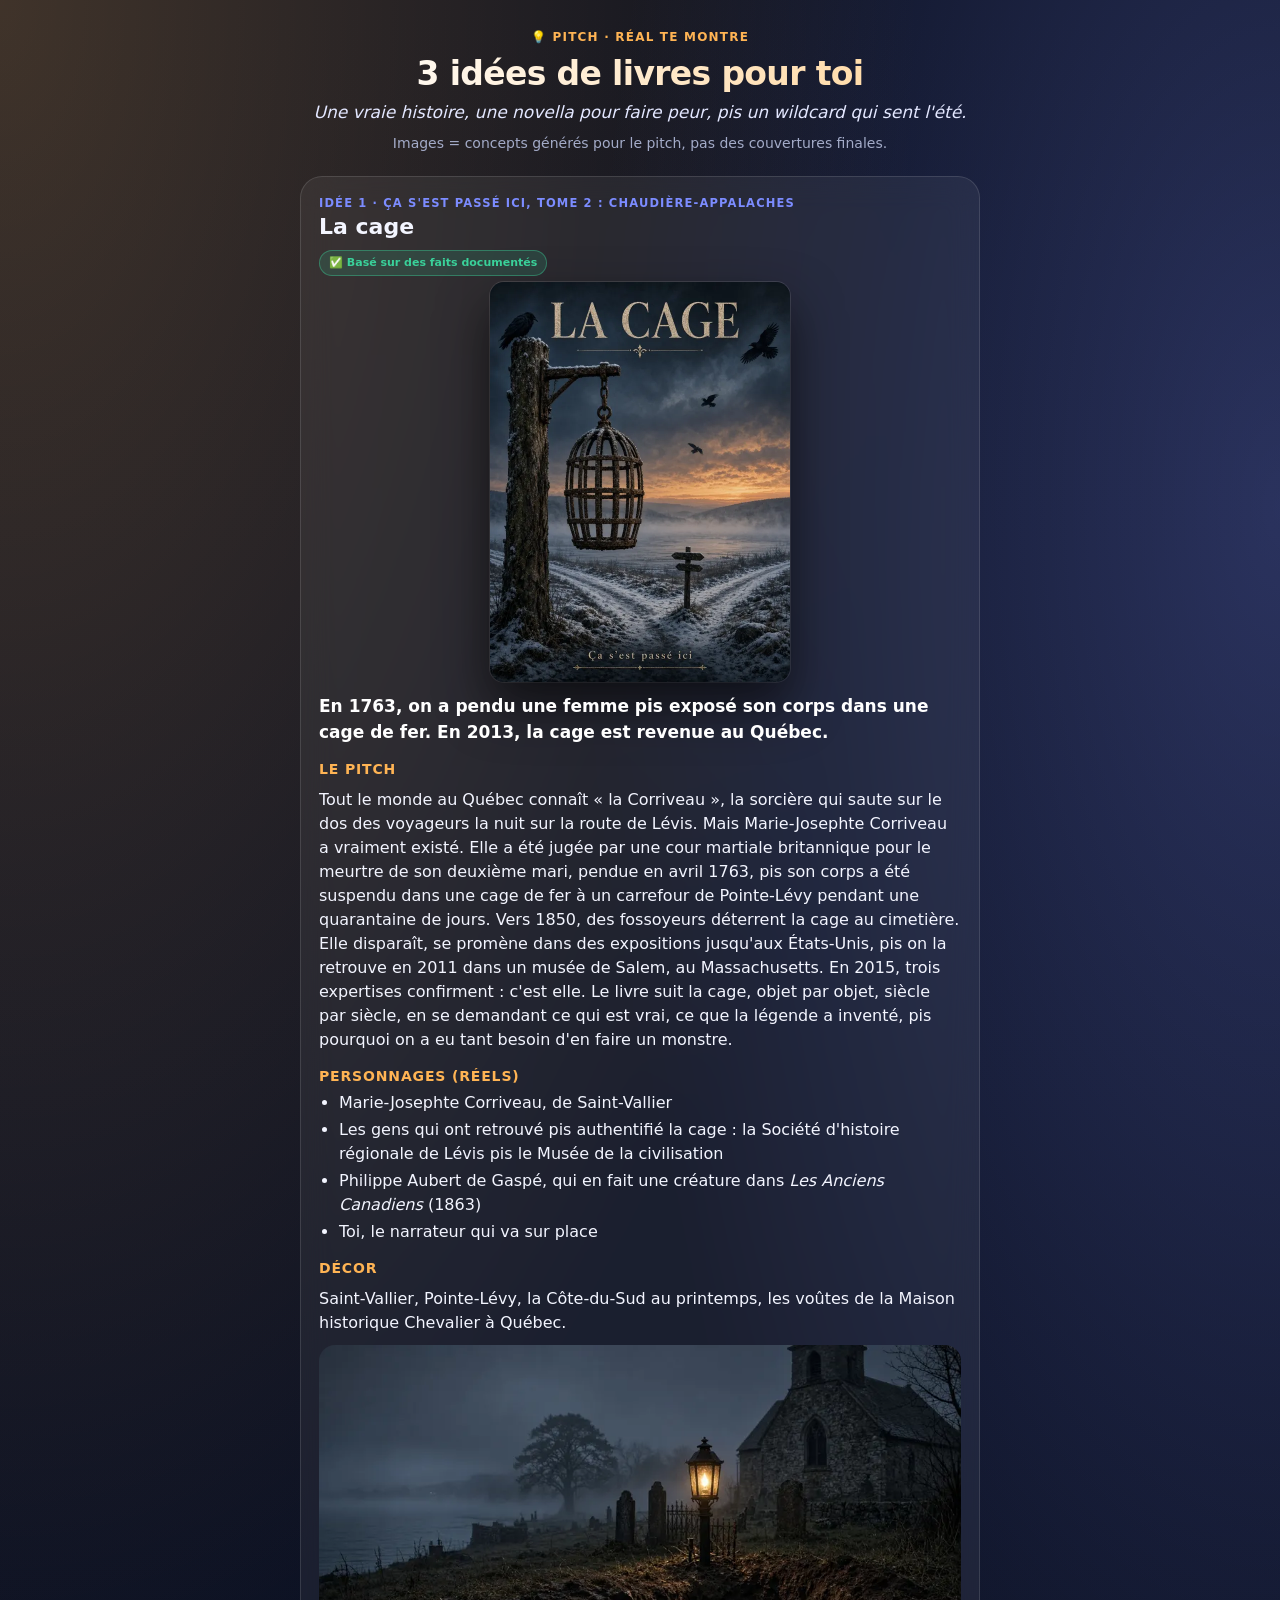
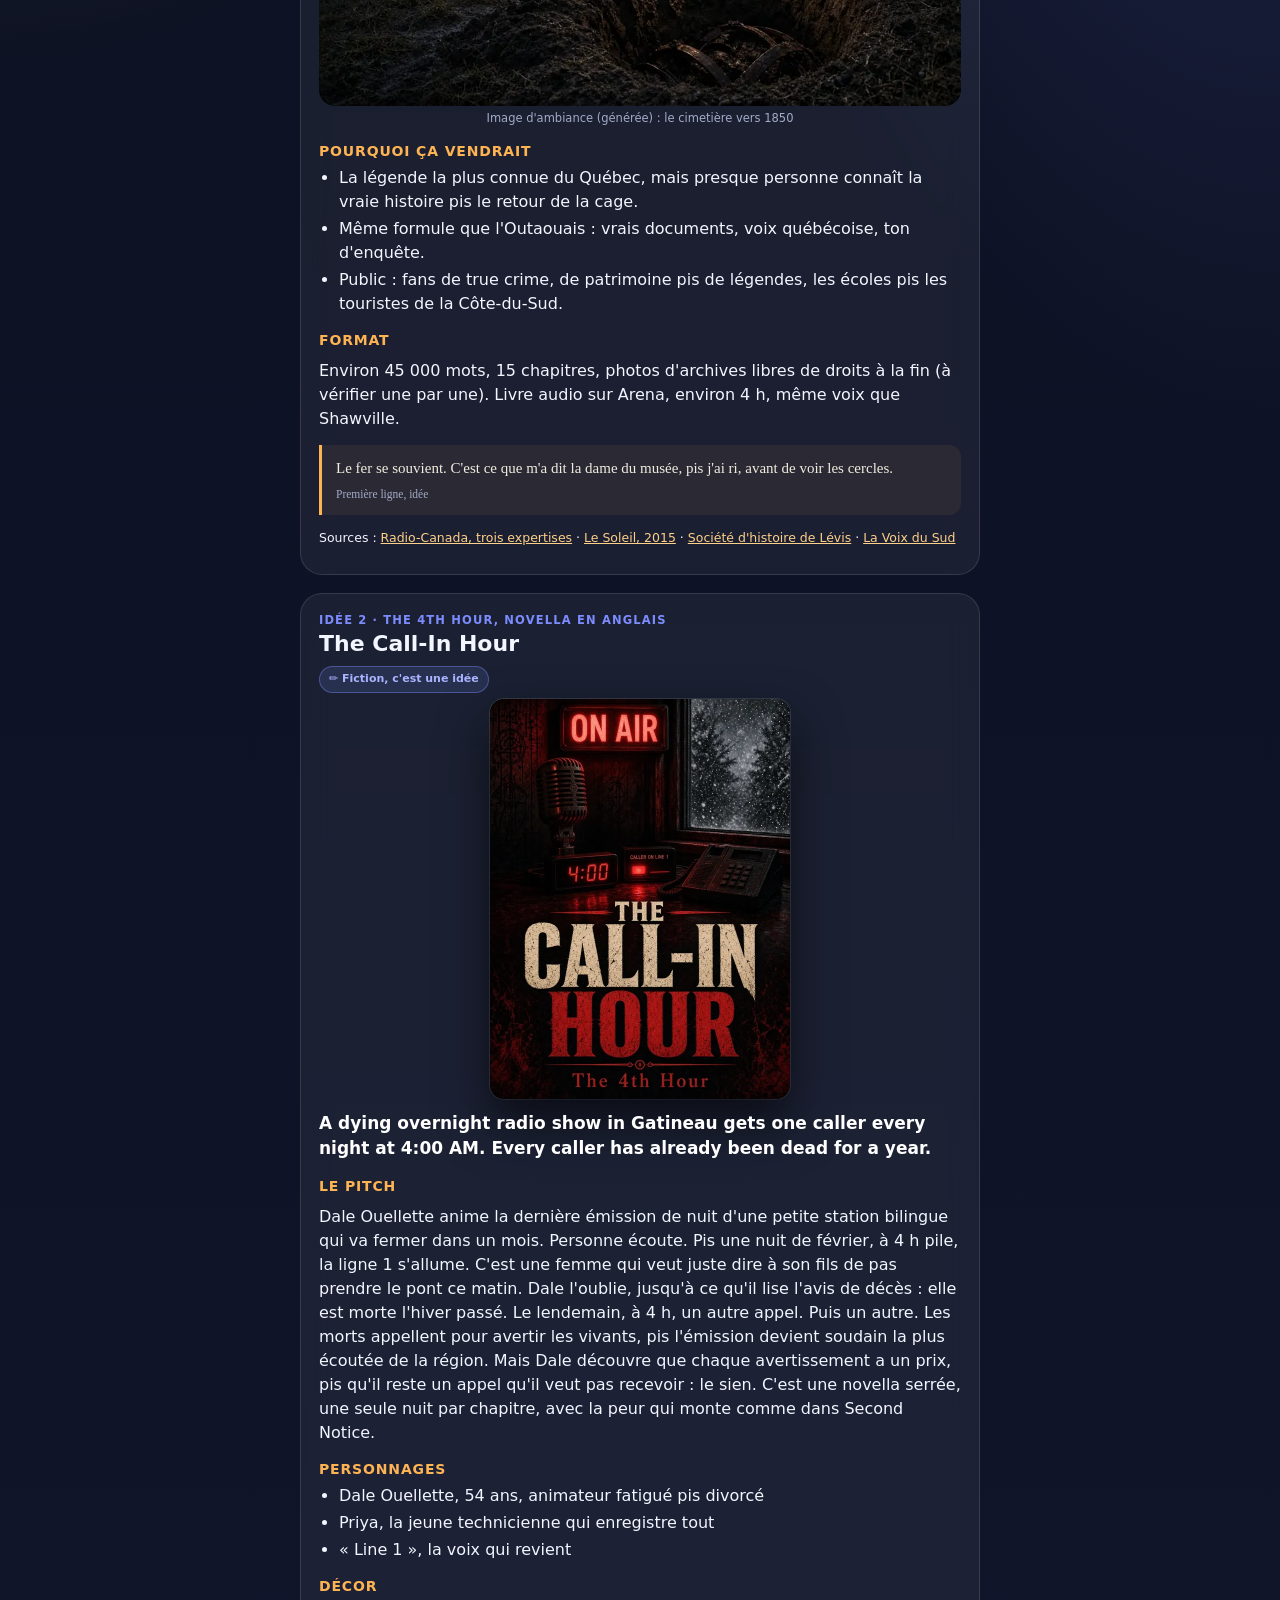
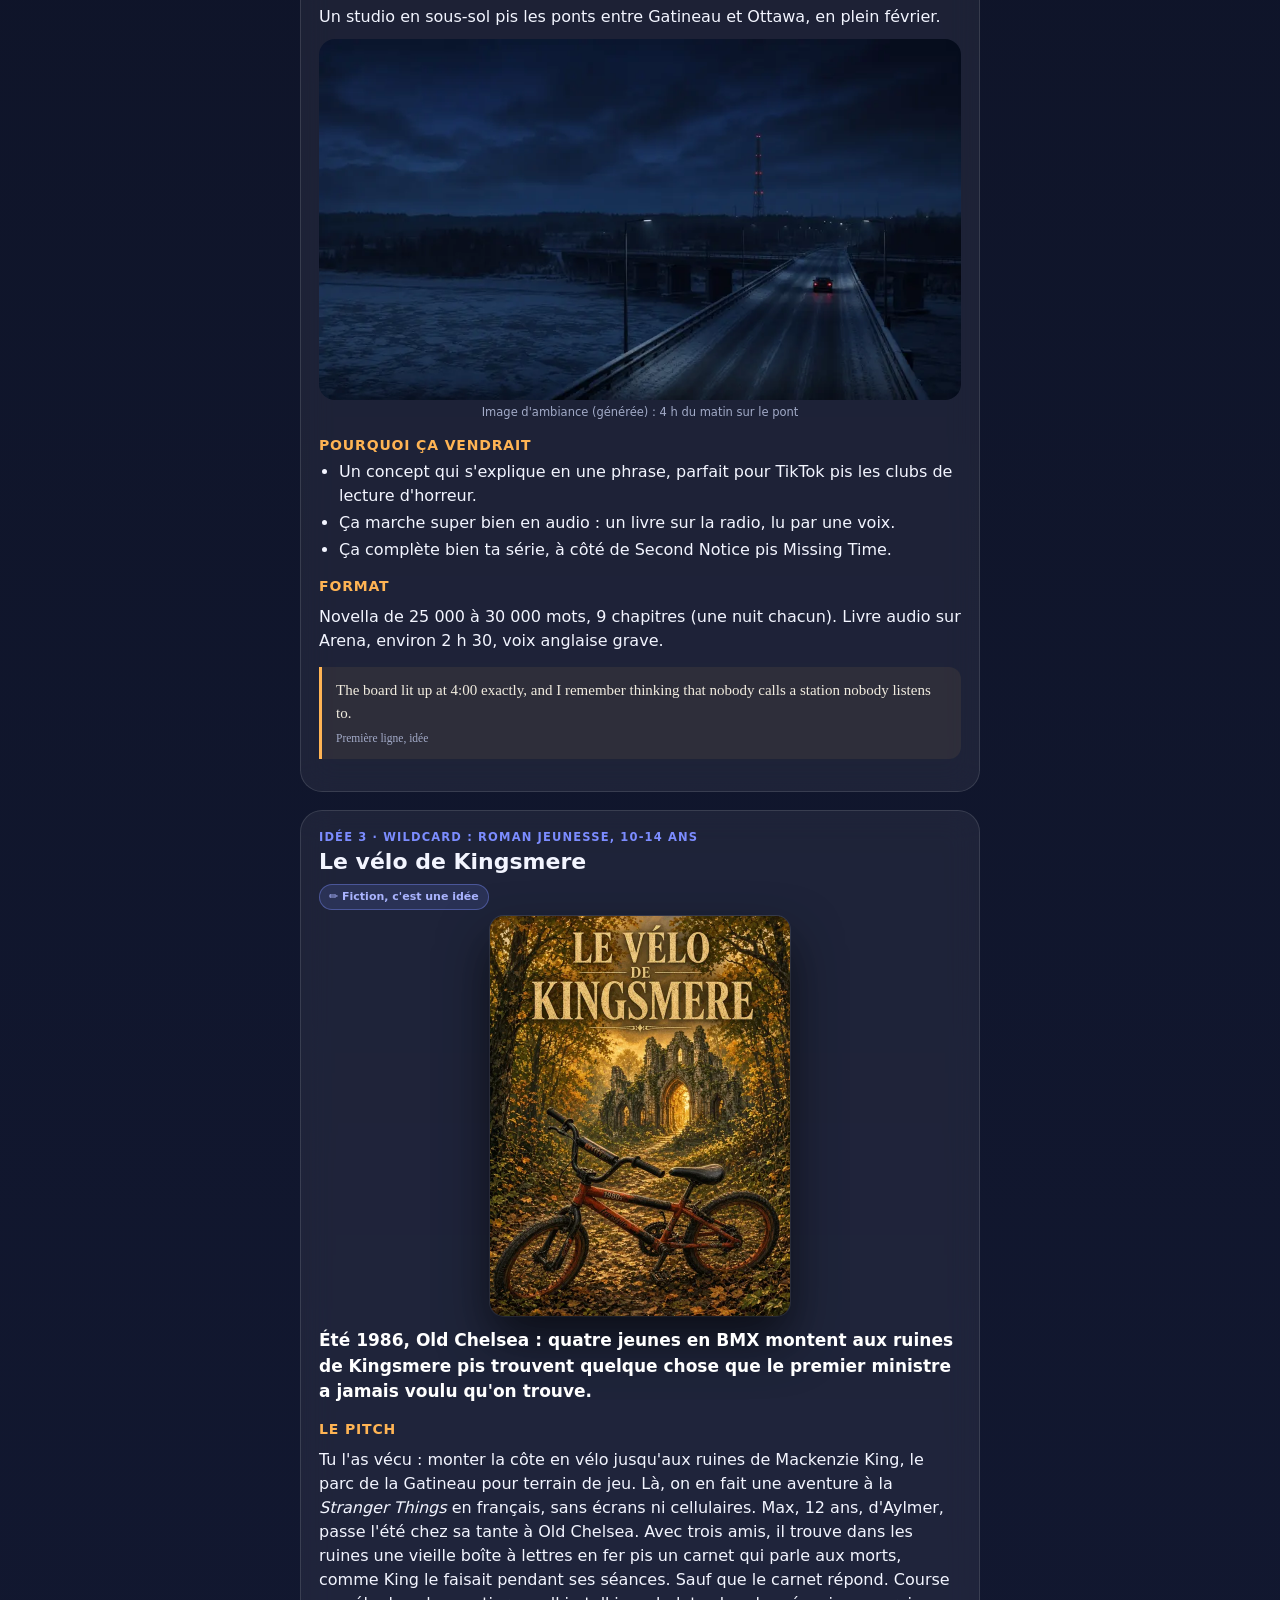
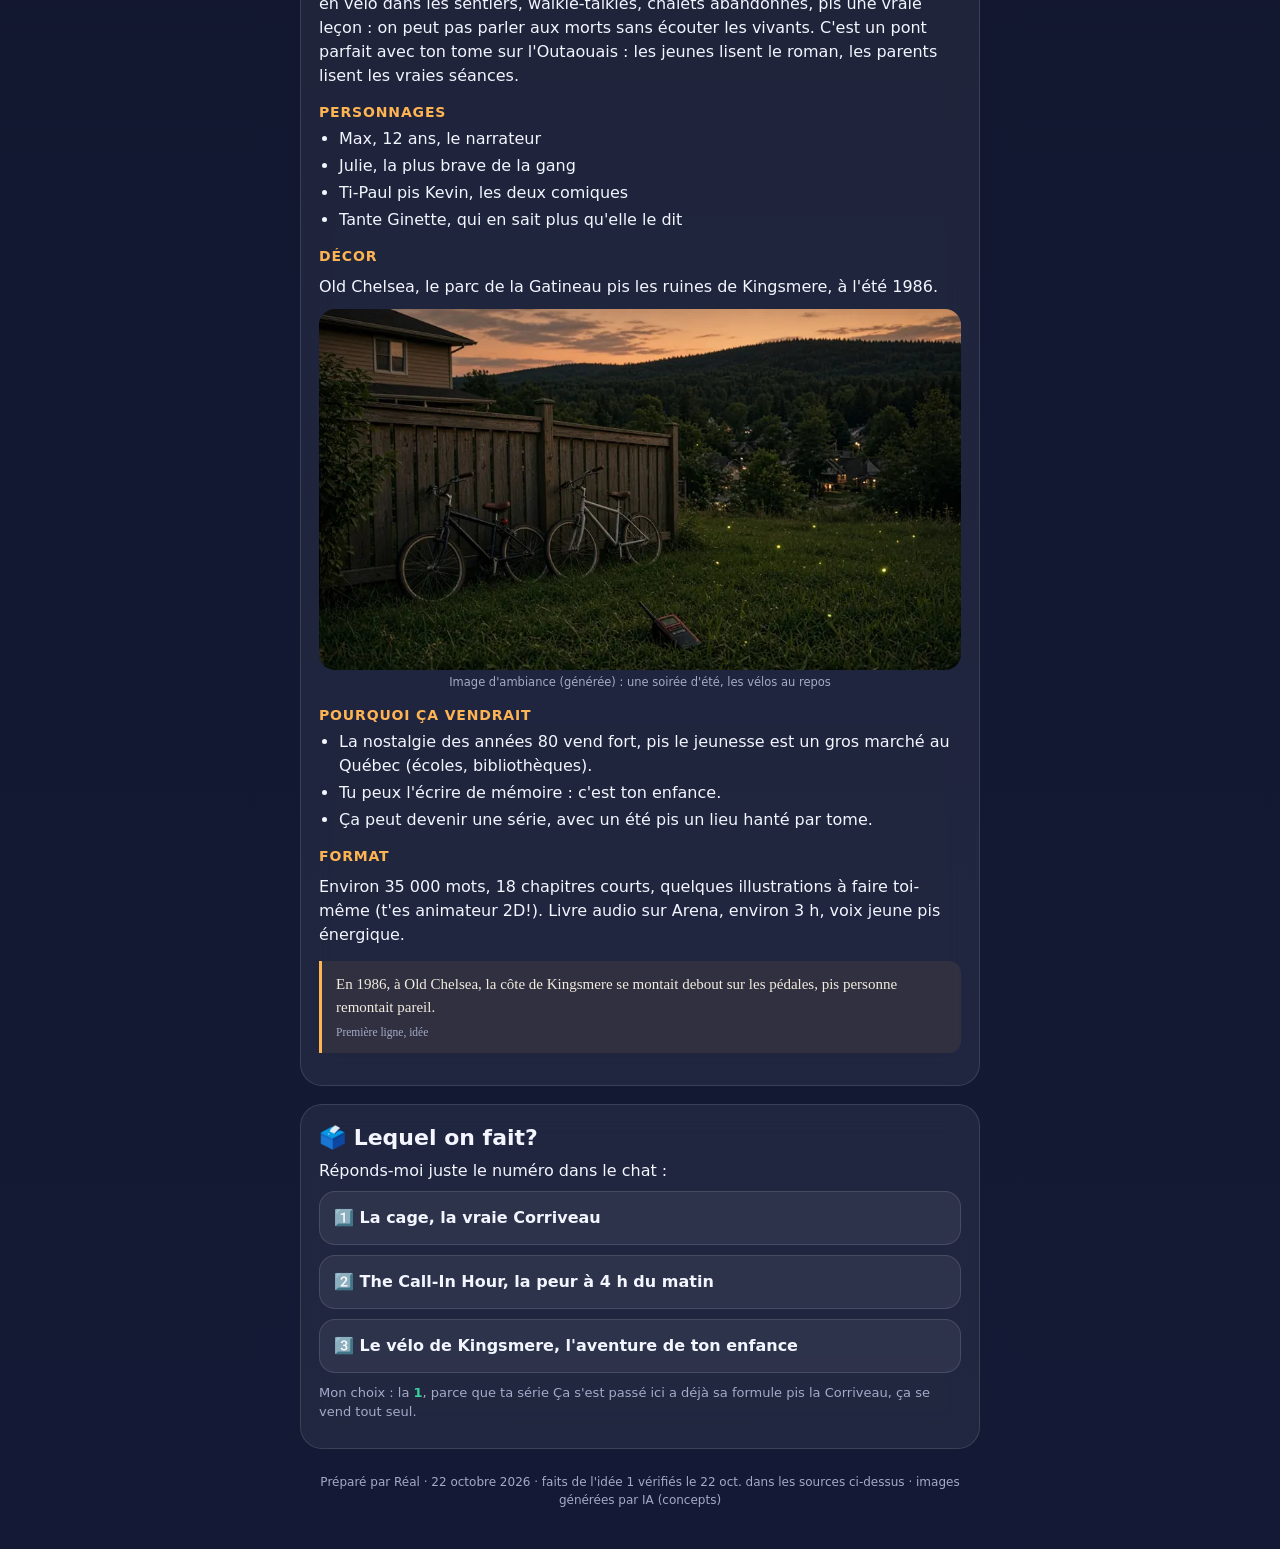
<file: montre/pitch-livres-1.html>
<!doctype html><html lang="fr-CA"><head><meta charset="utf-8"><meta name="viewport" content="width=device-width,initial-scale=1,viewport-fit=cover"><title>3 idées de livres pour toi</title><style>
:root{color-scheme:dark;--tx:#f3f5ff;--mu:#a3abc8;--gb:rgba(255,255,255,.12);--gl:rgba(255,255,255,.06);--ac:#ffb454;--ac2:#7c8cff;font-family:Inter,"Segoe UI Variable",system-ui,Roboto,sans-serif}
*{box-sizing:border-box}body{margin:0;color:var(--tx);background:radial-gradient(120% 45% at 0% 0%,rgba(255,180,84,.22),transparent 60%),radial-gradient(90% 40% at 100% 8%,rgba(124,140,255,.28),transparent 60%),linear-gradient(180deg,#0a0f1e,#141a35);min-height:100vh;line-height:1.5;padding:18px 16px 40px}
main{max-width:680px;margin:auto}.k{font-size:12px;font-weight:800;letter-spacing:.1em;text-transform:uppercase;color:var(--ac)}
.hero{text-align:center;padding:10px 0 4px}.covers{position:relative;height:270px;margin:14px auto 6px;max-width:340px}
.covers img{position:absolute;top:0;width:165px;border-radius:12px;box-shadow:0 24px 50px rgba(0,0,0,.6),0 0 0 1px var(--gb)}
.covers .a{left:12px;transform:rotate(-7deg)}.covers .b{right:12px;top:18px;transform:rotate(6deg)}
h1{font-size:33px;line-height:1.08;letter-spacing:-.02em;margin:10px 0 8px;background:linear-gradient(90deg,#fff,#ffd59a);-webkit-background-clip:text;background-clip:text;color:transparent}
.tag{font-size:17px;color:#e3e7ff;font-style:italic;margin:0 6px}.sub{color:var(--mu);font-size:14px;margin-top:8px}
.card{background:var(--gl);border:1px solid var(--gb);border-radius:22px;padding:18px;margin:18px 0;backdrop-filter:blur(16px)}
.book .top{display:flex;gap:14px;align-items:flex-start}.book .top img{width:96px;border-radius:10px;box-shadow:0 10px 24px rgba(0,0,0,.5)}
.n{font-size:11.5px;font-weight:800;letter-spacing:.1em;text-transform:uppercase;color:var(--ac2)}h2{font-size:22px;margin:2px 0 6px;line-height:1.15}
.stats{display:grid;grid-template-columns:repeat(3,1fr);gap:8px;margin:14px 0}.stats div{background:rgba(255,255,255,.05);border:1px solid var(--gb);border-radius:14px;padding:10px 6px;text-align:center}.stats b{display:block;font-size:19px}.stats span{font-size:11px;color:var(--mu)}
.chips{display:flex;gap:7px;flex-wrap:wrap;margin:10px 0}.chips span{font-size:12px;font-weight:700;padding:5px 10px;border-radius:999px;background:var(--gl);border:1px solid var(--gb)}
blockquote{margin:14px 0;padding:12px 14px;border-left:3px solid var(--ac);background:rgba(255,180,84,.07);border-radius:0 12px 12px 0;font-family:Georgia,"Times New Roman",serif;font-size:15px;color:#f1ecdf}
blockquote cite{display:block;font-family:inherit;font-style:normal;font-size:11.5px;color:var(--mu);margin-top:6px}
.btns{display:flex;gap:10px;flex-wrap:wrap;margin-top:12px}.btn{flex:1;min-width:140px;text-align:center;text-decoration:none;font-weight:800;font-size:15px;padding:12px;border-radius:14px;color:#0a0f1e;background:linear-gradient(135deg,#ffd08a,#ffb454)}
.btn.g{background:var(--gl);color:var(--tx);border:1px solid var(--gb)}.st{font-size:13px;color:var(--mu);margin-top:10px}.st b{color:#3ad19a}
.ord{display:flex;gap:12px;align-items:center;margin:8px 0}.ord i{flex:none;width:30px;height:30px;border-radius:50%;display:grid;place-items:center;font-style:normal;font-weight:850;background:var(--ac);color:#0a0f1e}
footer{color:var(--mu);font-size:12px;text-align:center;margin-top:24px}p{margin:8px 0}

.cv{display:block;width:72%;max-width:300px;margin:6px auto 12px;border-radius:14px;box-shadow:0 24px 50px rgba(0,0,0,.6),0 0 0 1px var(--gb)}
.mood{width:100%;border-radius:16px;margin:10px 0 4px;display:block}.cap{font-size:11.5px;color:var(--mu);text-align:center}
.lab{display:inline-block;font-size:11px;font-weight:800;padding:4px 9px;border-radius:999px;margin:4px 4px 0 0}.real{background:rgba(58,209,154,.15);color:#3ad19a;border:1px solid rgba(58,209,154,.4)}.fic{background:rgba(124,140,255,.15);color:#aab4ff;border:1px solid rgba(124,140,255,.4)}
h3{font-size:14px;margin:14px 0 4px;color:var(--ac);text-transform:uppercase;letter-spacing:.06em}ul{margin:4px 0;padding-left:20px}li{margin:3px 0}
.log{font-size:17px;font-weight:700;color:#fff;margin:8px 0}a{color:#ffd08a}.src{font-size:12.5px}
.vote{display:grid;gap:10px}.vote a{display:block;text-decoration:none;padding:14px;border-radius:16px;background:var(--gl);border:1px solid var(--gb);color:var(--tx);font-weight:800}
</style></head><body><main>
<div class="hero"><div class="k">💡 Pitch · Réal te montre</div>
<h1>3 idées de livres pour toi</h1>
<p class="tag">Une vraie histoire, une novella pour faire peur, pis un wildcard qui sent l'été.</p>
<div class="sub">Images = concepts générés pour le pitch, pas des couvertures finales.</div></div>

<div class="card">
<div class="n">Idée 1 · Ça s'est passé ici, tome 2 : Chaudière-Appalaches</div>
<h2>La cage</h2><span class="lab real">✅ Basé sur des faits documentés</span>
<img class="cv" src="pitch-livres-1/cage-cover.webp" alt="Couverture concept La cage">
<p class="log">En 1763, on a pendu une femme pis exposé son corps dans une cage de fer. En 2013, la cage est revenue au Québec.</p>
<h3>Le pitch</h3>
<p>Tout le monde au Québec connaît « la Corriveau », la sorcière qui saute sur le dos des voyageurs la nuit sur la route de Lévis. Mais Marie-Josephte Corriveau a vraiment existé. Elle a été jugée par une cour martiale britannique pour le meurtre de son deuxième mari, pendue en avril 1763, pis son corps a été suspendu dans une cage de fer à un carrefour de Pointe-Lévy pendant une quarantaine de jours. Vers 1850, des fossoyeurs déterrent la cage au cimetière. Elle disparaît, se promène dans des expositions jusqu'aux États-Unis, pis on la retrouve en 2011 dans un musée de Salem, au Massachusetts. En 2015, trois expertises confirment : c'est elle. Le livre suit la cage, objet par objet, siècle par siècle, en se demandant ce qui est vrai, ce que la légende a inventé, pis pourquoi on a eu tant besoin d'en faire un monstre.</p>
<h3>Personnages (réels)</h3><ul><li>Marie-Josephte Corriveau, de Saint-Vallier</li><li>Les gens qui ont retrouvé pis authentifié la cage : la Société d'histoire régionale de Lévis pis le Musée de la civilisation</li><li>Philippe Aubert de Gaspé, qui en fait une créature dans <i>Les Anciens Canadiens</i> (1863)</li><li>Toi, le narrateur qui va sur place</li></ul>
<h3>Décor</h3><p>Saint-Vallier, Pointe-Lévy, la Côte-du-Sud au printemps, les voûtes de la Maison historique Chevalier à Québec.</p>
<img class="mood" src="pitch-livres-1/cage-mood.webp" alt=""><div class="cap">Image d'ambiance (générée) : le cimetière vers 1850</div>
<h3>Pourquoi ça vendrait</h3><ul><li>La légende la plus connue du Québec, mais presque personne connaît la vraie histoire pis le retour de la cage.</li><li>Même formule que l'Outaouais : vrais documents, voix québécoise, ton d'enquête.</li><li>Public : fans de true crime, de patrimoine pis de légendes, les écoles pis les touristes de la Côte-du-Sud.</li></ul>
<h3>Format</h3><p>Environ 45 000 mots, 15 chapitres, photos d'archives libres de droits à la fin (à vérifier une par une). Livre audio sur Arena, environ 4 h, même voix que Shawville.</p>
<blockquote>Le fer se souvient. C'est ce que m'a dit la dame du musée, pis j'ai ri, avant de voir les cercles.<cite>Première ligne, idée</cite></blockquote>
<p class="src">Sources : <a href="https://ici.radio-canada.ca/nouvelle/748832/expertise-cage-corriveau-authentification-musee-civilisation">Radio-Canada, trois expertises</a> · <a href="https://www.lesoleil.com/2015/10/27/la-cage-de-la-corriveau-authentifiee-e2763ef24a7200b093a2f21820861625/">Le Soleil, 2015</a> · <a href="https://histoirelevis.com/2015/11/10/limplication-du-musee-de-la-civilisation-dans-le-dossier-de-la-corriveau-1733-1763/">Société d'histoire de Lévis</a> · <a href="https://www.lavoixdusud.com/actualites/la-cage-de-la-corriveau-authentifiee/">La Voix du Sud</a></p>
</div>

<div class="card">
<div class="n">Idée 2 · The 4th Hour, novella en anglais</div>
<h2>The Call-In Hour</h2><span class="lab fic">✏️ Fiction, c'est une idée</span>
<img class="cv" src="pitch-livres-1/callin-cover.webp" alt="Couverture concept The Call-In Hour">
<p class="log">A dying overnight radio show in Gatineau gets one caller every night at 4:00 AM. Every caller has already been dead for a year.</p>
<h3>Le pitch</h3>
<p>Dale Ouellette anime la dernière émission de nuit d'une petite station bilingue qui va fermer dans un mois. Personne écoute. Pis une nuit de février, à 4 h pile, la ligne 1 s'allume. C'est une femme qui veut juste dire à son fils de pas prendre le pont ce matin. Dale l'oublie, jusqu'à ce qu'il lise l'avis de décès : elle est morte l'hiver passé. Le lendemain, à 4 h, un autre appel. Puis un autre. Les morts appellent pour avertir les vivants, pis l'émission devient soudain la plus écoutée de la région. Mais Dale découvre que chaque avertissement a un prix, pis qu'il reste un appel qu'il veut pas recevoir : le sien. C'est une novella serrée, une seule nuit par chapitre, avec la peur qui monte comme dans Second Notice.</p>
<h3>Personnages</h3><ul><li>Dale Ouellette, 54 ans, animateur fatigué pis divorcé</li><li>Priya, la jeune technicienne qui enregistre tout</li><li>« Line 1 », la voix qui revient</li></ul>
<h3>Décor</h3><p>Un studio en sous-sol pis les ponts entre Gatineau et Ottawa, en plein février.</p>
<img class="mood" src="pitch-livres-1/callin-mood.webp" alt=""><div class="cap">Image d'ambiance (générée) : 4 h du matin sur le pont</div>
<h3>Pourquoi ça vendrait</h3><ul><li>Un concept qui s'explique en une phrase, parfait pour TikTok pis les clubs de lecture d'horreur.</li><li>Ça marche super bien en audio : un livre sur la radio, lu par une voix.</li><li>Ça complète bien ta série, à côté de Second Notice pis Missing Time.</li></ul>
<h3>Format</h3><p>Novella de 25 000 à 30 000 mots, 9 chapitres (une nuit chacun). Livre audio sur Arena, environ 2 h 30, voix anglaise grave.</p>
<blockquote>The board lit up at 4:00 exactly, and I remember thinking that nobody calls a station nobody listens to.<cite>Première ligne, idée</cite></blockquote>
</div>

<div class="card">
<div class="n">Idée 3 · Wildcard : roman jeunesse, 10-14 ans</div>
<h2>Le vélo de Kingsmere</h2><span class="lab fic">✏️ Fiction, c'est une idée</span>
<img class="cv" src="pitch-livres-1/velo-cover.webp" alt="Couverture concept Le vélo de Kingsmere">
<p class="log">Été 1986, Old Chelsea : quatre jeunes en BMX montent aux ruines de Kingsmere pis trouvent quelque chose que le premier ministre a jamais voulu qu'on trouve.</p>
<h3>Le pitch</h3>
<p>Tu l'as vécu : monter la côte en vélo jusqu'aux ruines de Mackenzie King, le parc de la Gatineau pour terrain de jeu. Là, on en fait une aventure à la <i>Stranger Things</i> en français, sans écrans ni cellulaires. Max, 12 ans, d'Aylmer, passe l'été chez sa tante à Old Chelsea. Avec trois amis, il trouve dans les ruines une vieille boîte à lettres en fer pis un carnet qui parle aux morts, comme King le faisait pendant ses séances. Sauf que le carnet répond. Course en vélo dans les sentiers, walkie-talkies, chalets abandonnés, pis une vraie leçon : on peut pas parler aux morts sans écouter les vivants. C'est un pont parfait avec ton tome sur l'Outaouais : les jeunes lisent le roman, les parents lisent les vraies séances.</p>
<h3>Personnages</h3><ul><li>Max, 12 ans, le narrateur</li><li>Julie, la plus brave de la gang</li><li>Ti-Paul pis Kevin, les deux comiques</li><li>Tante Ginette, qui en sait plus qu'elle le dit</li></ul>
<h3>Décor</h3><p>Old Chelsea, le parc de la Gatineau pis les ruines de Kingsmere, à l'été 1986.</p>
<img class="mood" src="pitch-livres-1/velo-mood.webp" alt=""><div class="cap">Image d'ambiance (générée) : une soirée d'été, les vélos au repos</div>
<h3>Pourquoi ça vendrait</h3><ul><li>La nostalgie des années 80 vend fort, pis le jeunesse est un gros marché au Québec (écoles, bibliothèques).</li><li>Tu peux l'écrire de mémoire : c'est ton enfance.</li><li>Ça peut devenir une série, avec un été pis un lieu hanté par tome.</li></ul>
<h3>Format</h3><p>Environ 35 000 mots, 18 chapitres courts, quelques illustrations à faire toi-même (t'es animateur 2D!). Livre audio sur Arena, environ 3 h, voix jeune pis énergique.</p>
<blockquote>En 1986, à Old Chelsea, la côte de Kingsmere se montait debout sur les pédales, pis personne remontait pareil.<cite>Première ligne, idée</cite></blockquote>
</div>

<div class="card"><h2>🗳️ Lequel on fait?</h2>
<p>Réponds-moi juste le numéro dans le chat :</p>
<div class="vote"><a href="../#/conversations">1️⃣ La cage, la vraie Corriveau</a><a href="../#/conversations">2️⃣ The Call-In Hour, la peur à 4 h du matin</a><a href="../#/conversations">3️⃣ Le vélo de Kingsmere, l'aventure de ton enfance</a></div>
<p class="st">Mon choix : la <b>1</b>, parce que ta série Ça s'est passé ici a déjà sa formule pis la Corriveau, ça se vend tout seul.</p></div>
<footer>Préparé par Réal · 22 octobre 2026 · faits de l'idée 1 vérifiés le 22 oct. dans les sources ci-dessus · images générées par IA (concepts)</footer>
</main></body></html>
</file>
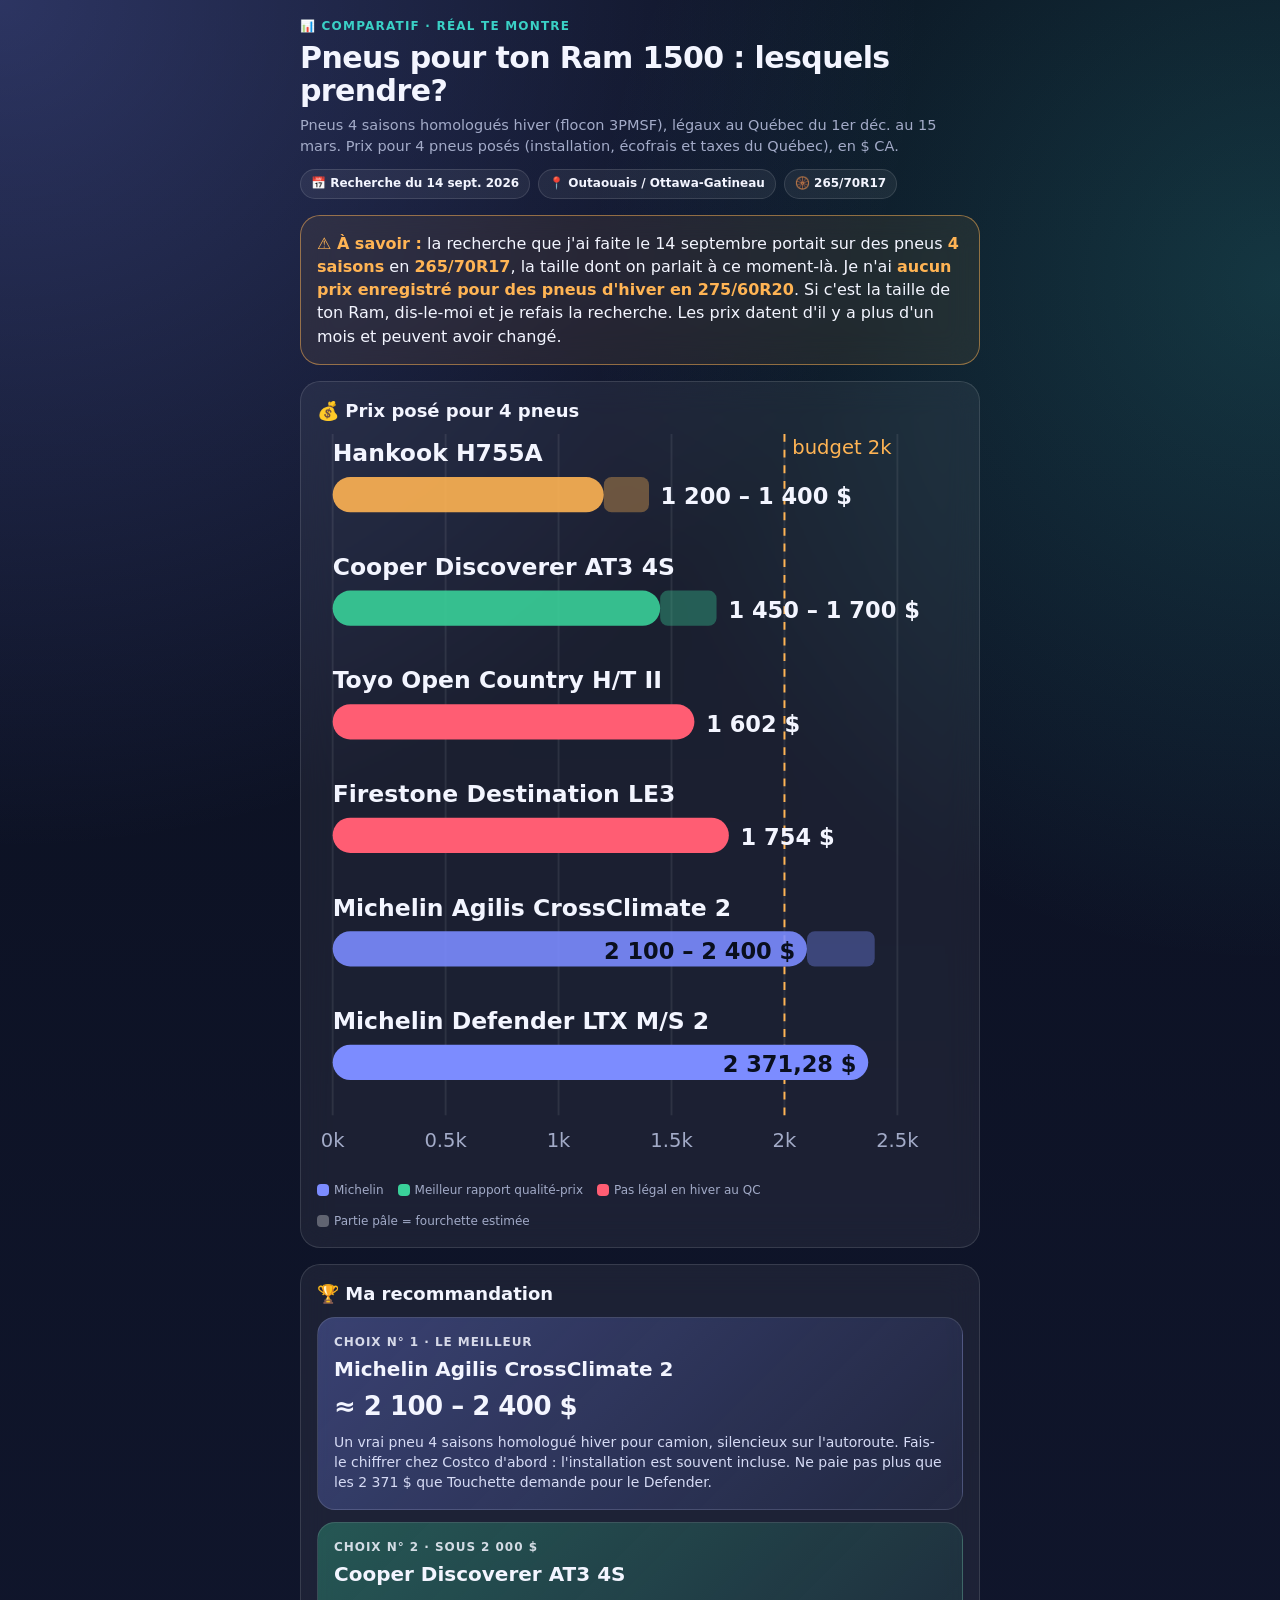
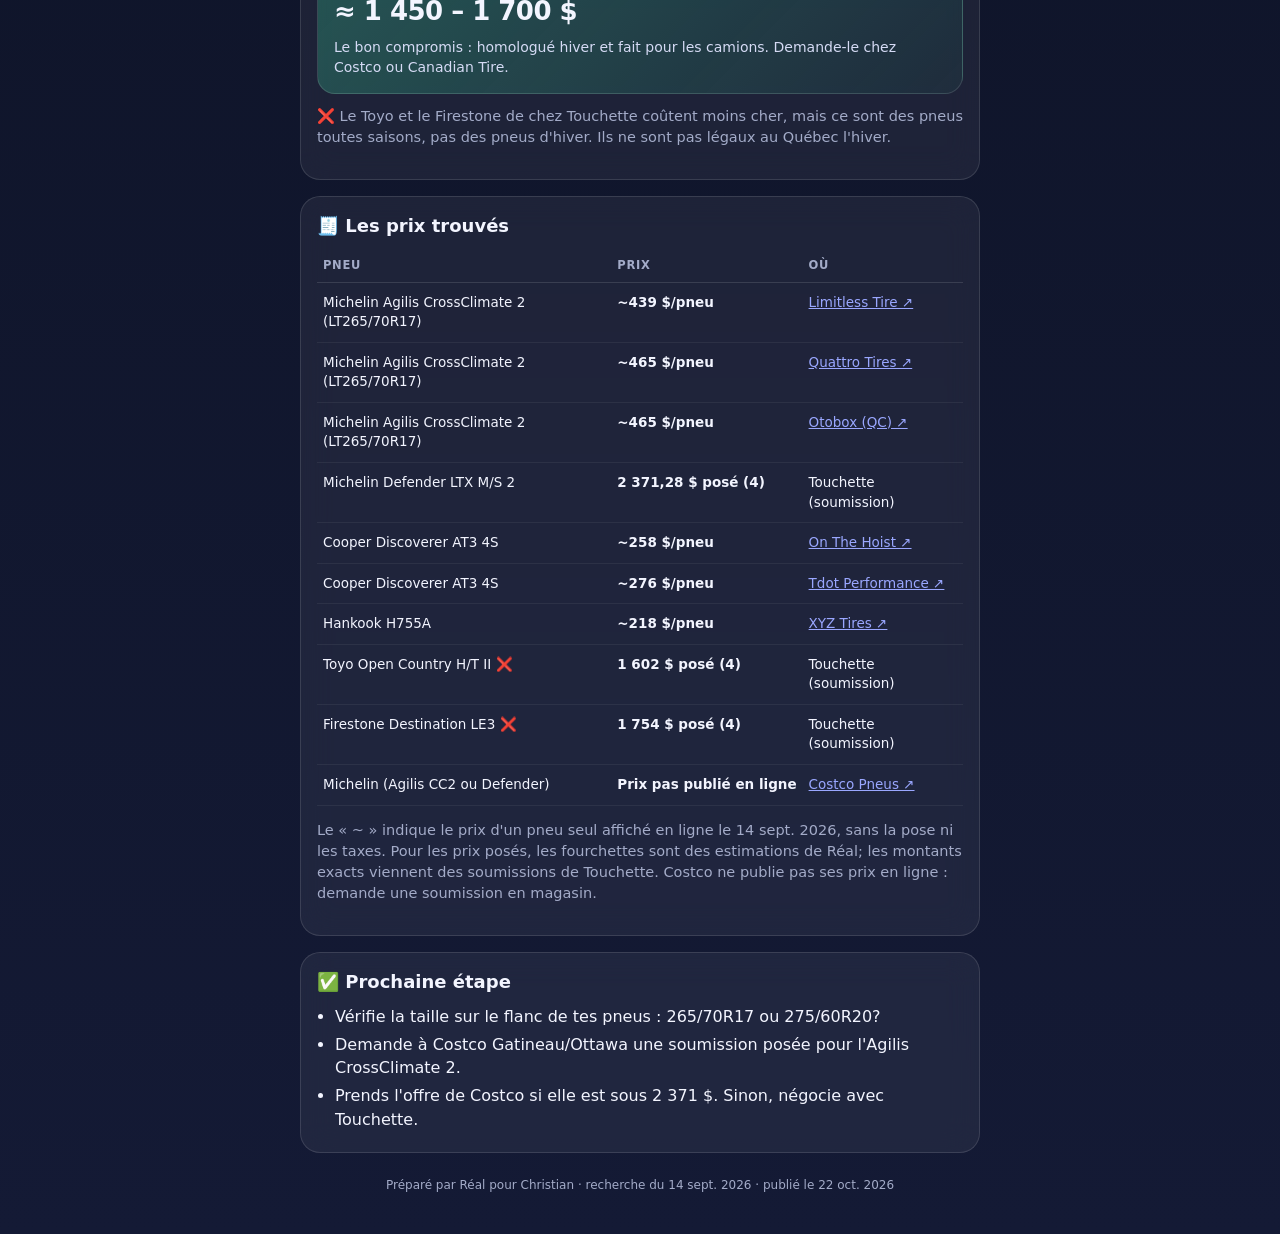
<file: montre/pneus-ram-1500.html>
<!doctype html><html lang="fr-CA"><head><meta charset="utf-8"><meta name="viewport" content="width=device-width,initial-scale=1,viewport-fit=cover"><title>Pneus du Ram : le comparatif</title><style>
:root{color-scheme:dark;--tx:#f3f5ff;--mu:#a3abc8;--gb:rgba(255,255,255,.12);--gl:rgba(255,255,255,.06);font-family:Inter,"Segoe UI Variable",system-ui,Roboto,sans-serif}
*{box-sizing:border-box}body{margin:0;color:var(--tx);background:radial-gradient(120% 50% at 0% 0%,rgba(124,140,255,.3),transparent 60%),radial-gradient(90% 40% at 100% 10%,rgba(58,209,198,.2),transparent 60%),linear-gradient(180deg,#0a0f1e,#141a35);min-height:100vh;line-height:1.45;padding:18px 16px 40px}
main{max-width:680px;margin:auto}.k{font-size:12px;font-weight:800;letter-spacing:.1em;text-transform:uppercase;color:#3ad1c6}
h1{font-size:30px;line-height:1.1;letter-spacing:-.02em;margin:6px 0 8px}.sub{color:var(--mu);font-size:14.5px}
.card{background:var(--gl);border:1px solid var(--gb);border-radius:20px;padding:16px;margin:16px 0;backdrop-filter:blur(16px)}
h2{font-size:18px;margin:0 0 10px}.warn{border-color:rgba(255,180,84,.5);background:rgba(255,180,84,.08)}.warn b{color:#ffb454}
.chips{display:flex;gap:8px;flex-wrap:wrap;margin-top:12px}.chips span{font-size:12px;font-weight:700;padding:5px 10px;border-radius:999px;background:var(--gl);border:1px solid var(--gb)}
svg{width:100%;height:auto;display:block}.nm{fill:var(--tx);font-size:12px;font-weight:700}.vl{fill:var(--tx);font-size:11.5px;font-weight:800}.vl.in{fill:#0a0f1e;text-anchor:end}.ax{fill:var(--mu);font-size:10px;text-anchor:middle}
.lg{display:flex;gap:14px;flex-wrap:wrap;font-size:12px;color:var(--mu);margin-top:8px}.lg i{display:inline-block;width:12px;height:12px;border-radius:4px;vertical-align:-2px;margin-right:5px}
.win{display:grid;gap:12px}.w{border-radius:18px;padding:16px;border:1px solid var(--gb)}.w1{background:linear-gradient(135deg,rgba(124,140,255,.3),rgba(124,140,255,.06))}.w2{background:linear-gradient(135deg,rgba(58,209,154,.3),rgba(58,209,154,.06))}
.w .m{font-size:12px;font-weight:800;letter-spacing:.08em;text-transform:uppercase;opacity:.85}.w b{display:block;font-size:20px;margin:4px 0}.w .pr{font-size:26px;font-weight:850;letter-spacing:-.02em}.w p{margin:6px 0 0;color:#d6dbf5;font-size:14px}
.tw{overflow-x:auto}table{width:100%;border-collapse:collapse;font-size:13.5px}th{text-align:left;color:var(--mu);font-size:11.5px;text-transform:uppercase;letter-spacing:.06em;padding:8px 6px;border-bottom:1px solid var(--gb)}td{padding:10px 6px;border-bottom:1px solid rgba(255,255,255,.06);vertical-align:top}td.p{font-weight:800;white-space:nowrap}a{color:#9aa7ff}
ul{margin:0;padding-left:18px}li{margin:5px 0}footer{color:var(--mu);font-size:12px;text-align:center;margin-top:24px}
</style></head><body><main>
<div class="k">📊 Comparatif · Réal te montre</div>
<h1>Pneus pour ton Ram 1500 : lesquels prendre?</h1>
<div class="sub">Pneus 4 saisons homologués hiver (flocon 3PMSF), légaux au Québec du 1er déc. au 15 mars. Prix pour 4 pneus posés (installation, écofrais et taxes du Québec), en $ CA.</div>
<div class="chips"><span>📅 Recherche du 14 sept. 2026</span><span>📍 Outaouais / Ottawa-Gatineau</span><span>🛞 265/70R17</span></div>

<div class="card warn"><b>⚠️ À savoir :</b> la recherche que j'ai faite le 14 septembre portait sur des pneus <b>4 saisons</b> en <b>265/70R17</b>, la taille dont on parlait à ce moment-là. Je n'ai <b>aucun prix enregistré pour des pneus d'hiver en 275/60R20</b>. Si c'est la taille de ton Ram, dis-le-moi et je refais la recherche. Les prix datent d'il y a plus d'un mois et peuvent avoir changé.</div>

<div class="card"><h2>💰 Prix posé pour 4 pneus</h2><svg viewBox="0 0 330 378" role="img" aria-label="Prix posés pour 4 pneus"><line x1="8.0" y1="0" x2="8.0" y2="348" stroke="rgba(255,255,255,.08)"/><text x="8.0" y="364" class="ax">0k</text><line x1="65.7" y1="0" x2="65.7" y2="348" stroke="rgba(255,255,255,.08)"/><text x="65.7" y="364" class="ax">0.5k</text><line x1="123.4" y1="0" x2="123.4" y2="348" stroke="rgba(255,255,255,.08)"/><text x="123.4" y="364" class="ax">1k</text><line x1="181.1" y1="0" x2="181.1" y2="348" stroke="rgba(255,255,255,.08)"/><text x="181.1" y="364" class="ax">1.5k</text><line x1="238.8" y1="0" x2="238.8" y2="348" stroke="rgba(255,255,255,.08)"/><text x="238.8" y="364" class="ax">2k</text><line x1="296.5" y1="0" x2="296.5" y2="348" stroke="rgba(255,255,255,.08)"/><text x="296.5" y="364" class="ax">2.5k</text><line x1="238.8" y1="0" x2="238.8" y2="348" stroke="#ffb454" stroke-dasharray="4 4"/><text x="242.8" y="10" class="ax" style="fill:#ffb454;text-anchor:start">budget 2k</text><text x="8" y="14" class="nm">Hankook H755A</text><rect x="8" y="22" width="138.5" height="18" rx="9" fill="#ffb454" opacity=".9"/><rect x="146.5" y="22" width="23.1" height="18" rx="4" fill="#ffb454" opacity=".35"/><text x="175.5" y="36" class="vl" style="text-anchor:start">1 200 – 1 400 $</text><text x="8" y="72" class="nm">Cooper Discoverer AT3 4S</text><rect x="8" y="80" width="167.3" height="18" rx="9" fill="#3ad19a" opacity=".9"/><rect x="175.3" y="80" width="28.8" height="18" rx="4" fill="#3ad19a" opacity=".35"/><text x="210.2" y="94" class="vl" style="text-anchor:start">1 450 – 1 700 $</text><text x="8" y="130" class="nm">Toyo Open Country H/T II</text><rect x="8" y="138" width="184.8" height="18" rx="9" fill="#ff5d73"/><text x="198.8" y="152" class="vl" style="text-anchor:start">1 602 $</text><text x="8" y="188" class="nm">Firestone Destination LE3</text><rect x="8" y="196" width="202.4" height="18" rx="9" fill="#ff5d73"/><text x="216.4" y="210" class="vl" style="text-anchor:start">1 754 $</text><text x="8" y="246" class="nm">Michelin Agilis CrossClimate 2</text><rect x="8" y="254" width="242.3" height="18" rx="9" fill="#7c8cff" opacity=".9"/><rect x="250.3" y="254" width="34.6" height="18" rx="4" fill="#7c8cff" opacity=".35"/><text x="244.3" y="268" class="vl in">2 100 – 2 400 $</text><text x="8" y="304" class="nm">Michelin Defender LTX M/S 2</text><rect x="8" y="312" width="273.6" height="18" rx="9" fill="#7c8cff"/><text x="275.6" y="326" class="vl in">2 371,28 $</text></svg>
<div class="lg"><span><i style="background:#7c8cff"></i>Michelin</span><span><i style="background:#3ad19a"></i>Meilleur rapport qualité-prix</span><span><i style="background:#ff5d73"></i>Pas légal en hiver au QC</span><span><i style="background:rgba(255,255,255,.3)"></i>Partie pâle = fourchette estimée</span></div></div>

<div class="card"><h2>🏆 Ma recommandation</h2><div class="win">
<div class="w w1"><div class="m">Choix n° 1 · Le meilleur</div><b>Michelin Agilis CrossClimate 2</b><div class="pr">≈ 2 100 – 2 400 $</div><p>Un vrai pneu 4 saisons homologué hiver pour camion, silencieux sur l'autoroute. Fais-le chiffrer chez Costco d'abord : l'installation est souvent incluse. Ne paie pas plus que les 2 371 $ que Touchette demande pour le Defender.</p></div>
<div class="w w2"><div class="m">Choix n° 2 · Sous 2 000 $</div><b>Cooper Discoverer AT3 4S</b><div class="pr">≈ 1 450 – 1 700 $</div><p>Le bon compromis : homologué hiver et fait pour les camions. Demande-le chez Costco ou Canadian Tire.</p></div></div>
<p class="sub" style="margin-top:12px">❌ Le Toyo et le Firestone de chez Touchette coûtent moins cher, mais ce sont des pneus toutes saisons, pas des pneus d'hiver. Ils ne sont pas légaux au Québec l'hiver.</p></div>

<div class="card"><h2>🧾 Les prix trouvés</h2><div class="tw"><table><thead><tr><th>Pneu</th><th>Prix</th><th>Où</th></tr></thead><tbody><tr><td>Michelin Agilis CrossClimate 2 (LT265/70R17)</td><td class="p">~439 $/pneu</td><td><a href="https://limitlesstire.com/marketplace/product/tires/ST-18478/" target="_blank" rel="noopener">Limitless Tire ↗</a></td></tr><tr><td>Michelin Agilis CrossClimate 2 (LT265/70R17)</td><td class="p">~465 $/pneu</td><td><a href="https://quattrotires.com/tires/michelin-agilis-crossclimate-2-4-seasons-winter-approved/LT265-70-17-123R-53410" target="_blank" rel="noopener">Quattro Tires ↗</a></td></tr><tr><td>Michelin Agilis CrossClimate 2 (LT265/70R17)</td><td class="p">~465 $/pneu</td><td><a href="https://otobox.ca/en/tires/michelin/agilis-cross-climate2/18478" target="_blank" rel="noopener">Otobox (QC) ↗</a></td></tr><tr><td>Michelin Defender LTX M/S 2</td><td class="p">2 371,28 $ posé (4)</td><td>Touchette (soumission)</td></tr><tr><td>Cooper Discoverer AT3 4S</td><td class="p">~258 $/pneu</td><td><a href="https://onthehoisttires.ca/products/265-70R17-115T-COOPER-DISCOVERER-AT3-4S-HO-171012010-p702570708" target="_blank" rel="noopener">On The Hoist ↗</a></td></tr><tr><td>Cooper Discoverer AT3 4S</td><td class="p">~276 $/pneu</td><td><a href="https://www.tdotperformance.ca/products/cooper-171012010-discoverer-at3-4s-tire.html" target="_blank" rel="noopener">Tdot Performance ↗</a></td></tr><tr><td>Hankook H755A</td><td class="p">~218 $/pneu</td><td><a href="https://xyztires.com/tires/265-70r17/265-70r17-hankook-h755a-all-weather/" target="_blank" rel="noopener">XYZ Tires ↗</a></td></tr><tr><td>Toyo Open Country H/T II ❌</td><td class="p">1 602 $ posé (4)</td><td>Touchette (soumission)</td></tr><tr><td>Firestone Destination LE3 ❌</td><td class="p">1 754 $ posé (4)</td><td>Touchette (soumission)</td></tr><tr><td>Michelin (Agilis CC2 ou Defender)</td><td class="p">Prix pas publié en ligne</td><td><a href="https://tires.costco.ca/" target="_blank" rel="noopener">Costco Pneus ↗</a></td></tr></tbody></table></div>
<p class="sub">Le « ~ » indique le prix d'un pneu seul affiché en ligne le 14 sept. 2026, sans la pose ni les taxes. Pour les prix posés, les fourchettes sont des estimations de Réal; les montants exacts viennent des soumissions de Touchette. Costco ne publie pas ses prix en ligne : demande une soumission en magasin.</p></div>

<div class="card"><h2>✅ Prochaine étape</h2><ul><li>Vérifie la taille sur le flanc de tes pneus : 265/70R17 ou 275/60R20?</li><li>Demande à Costco Gatineau/Ottawa une soumission posée pour l'Agilis CrossClimate 2.</li><li>Prends l'offre de Costco si elle est sous 2 371 $. Sinon, négocie avec Touchette.</li></ul></div>
<footer>Préparé par Réal pour Christian · recherche du 14 sept. 2026 · publié le 22 oct. 2026</footer>
</main></body></html>
</file>
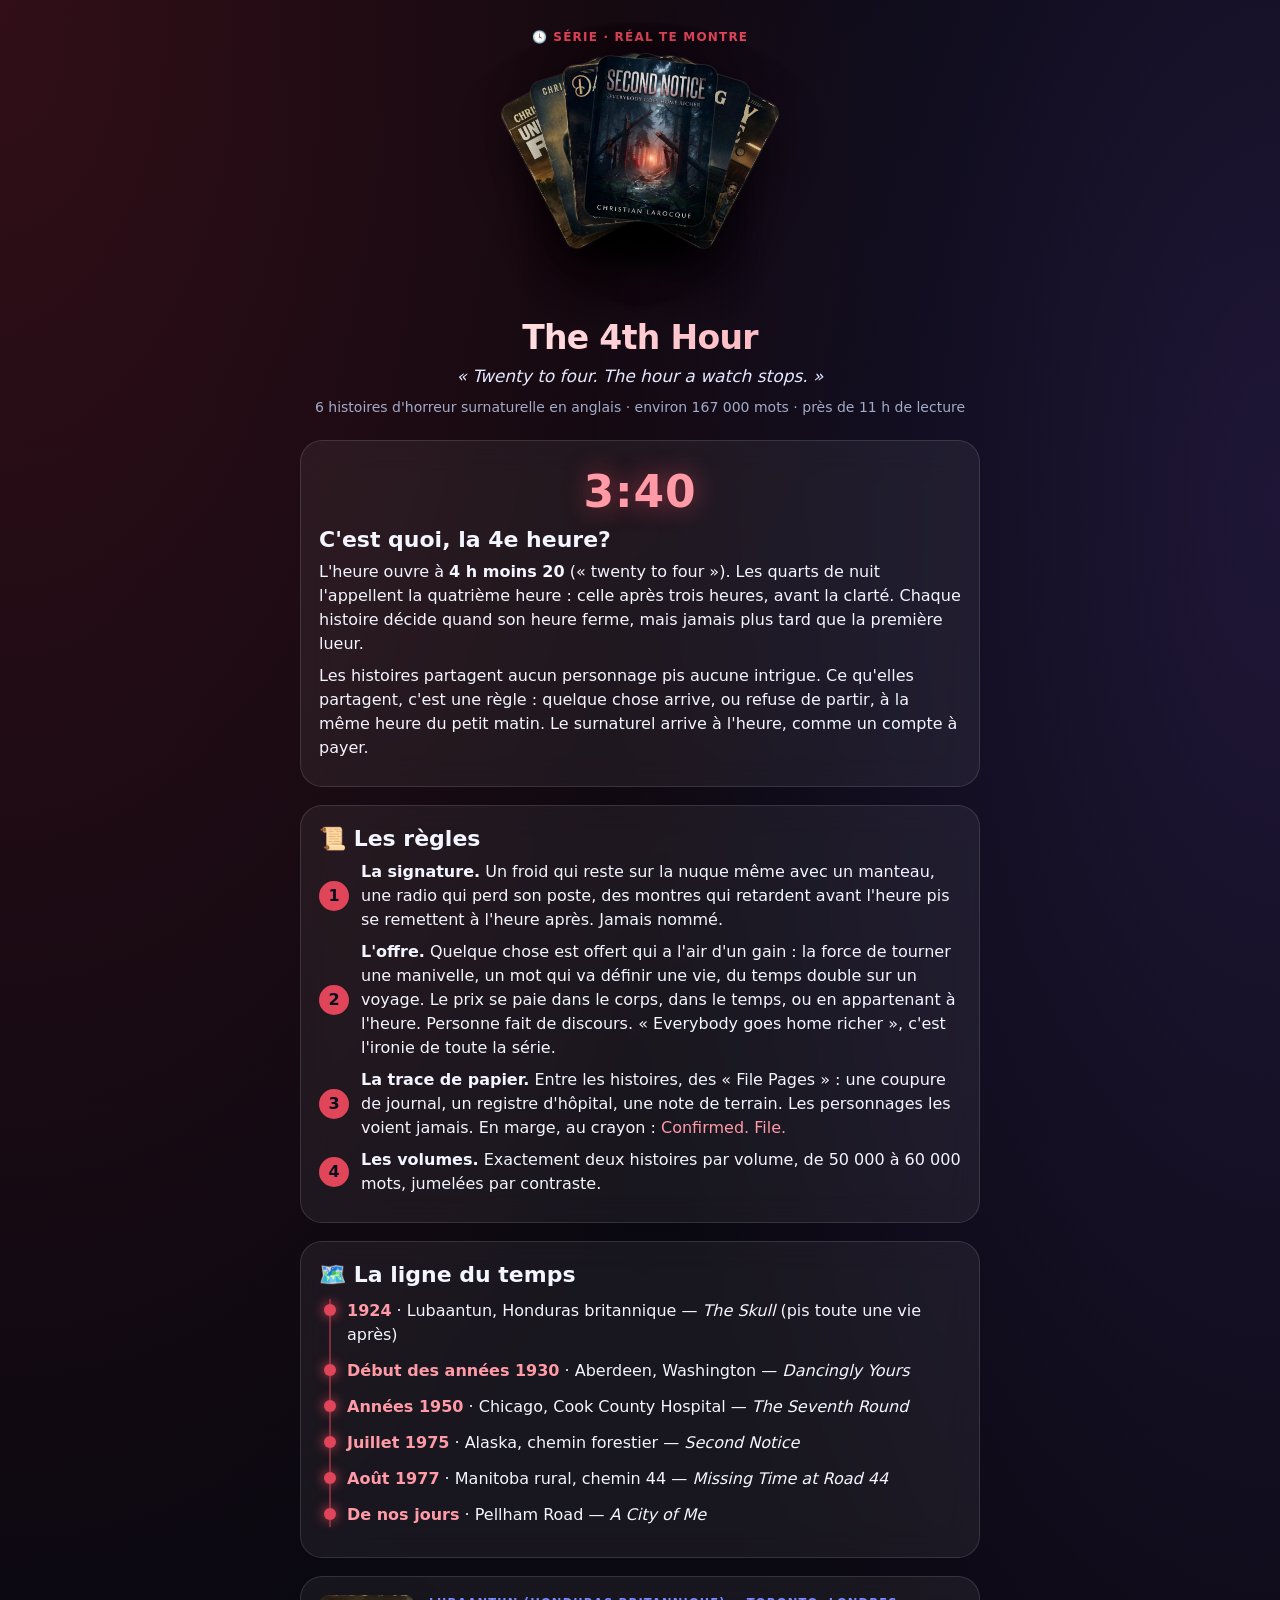
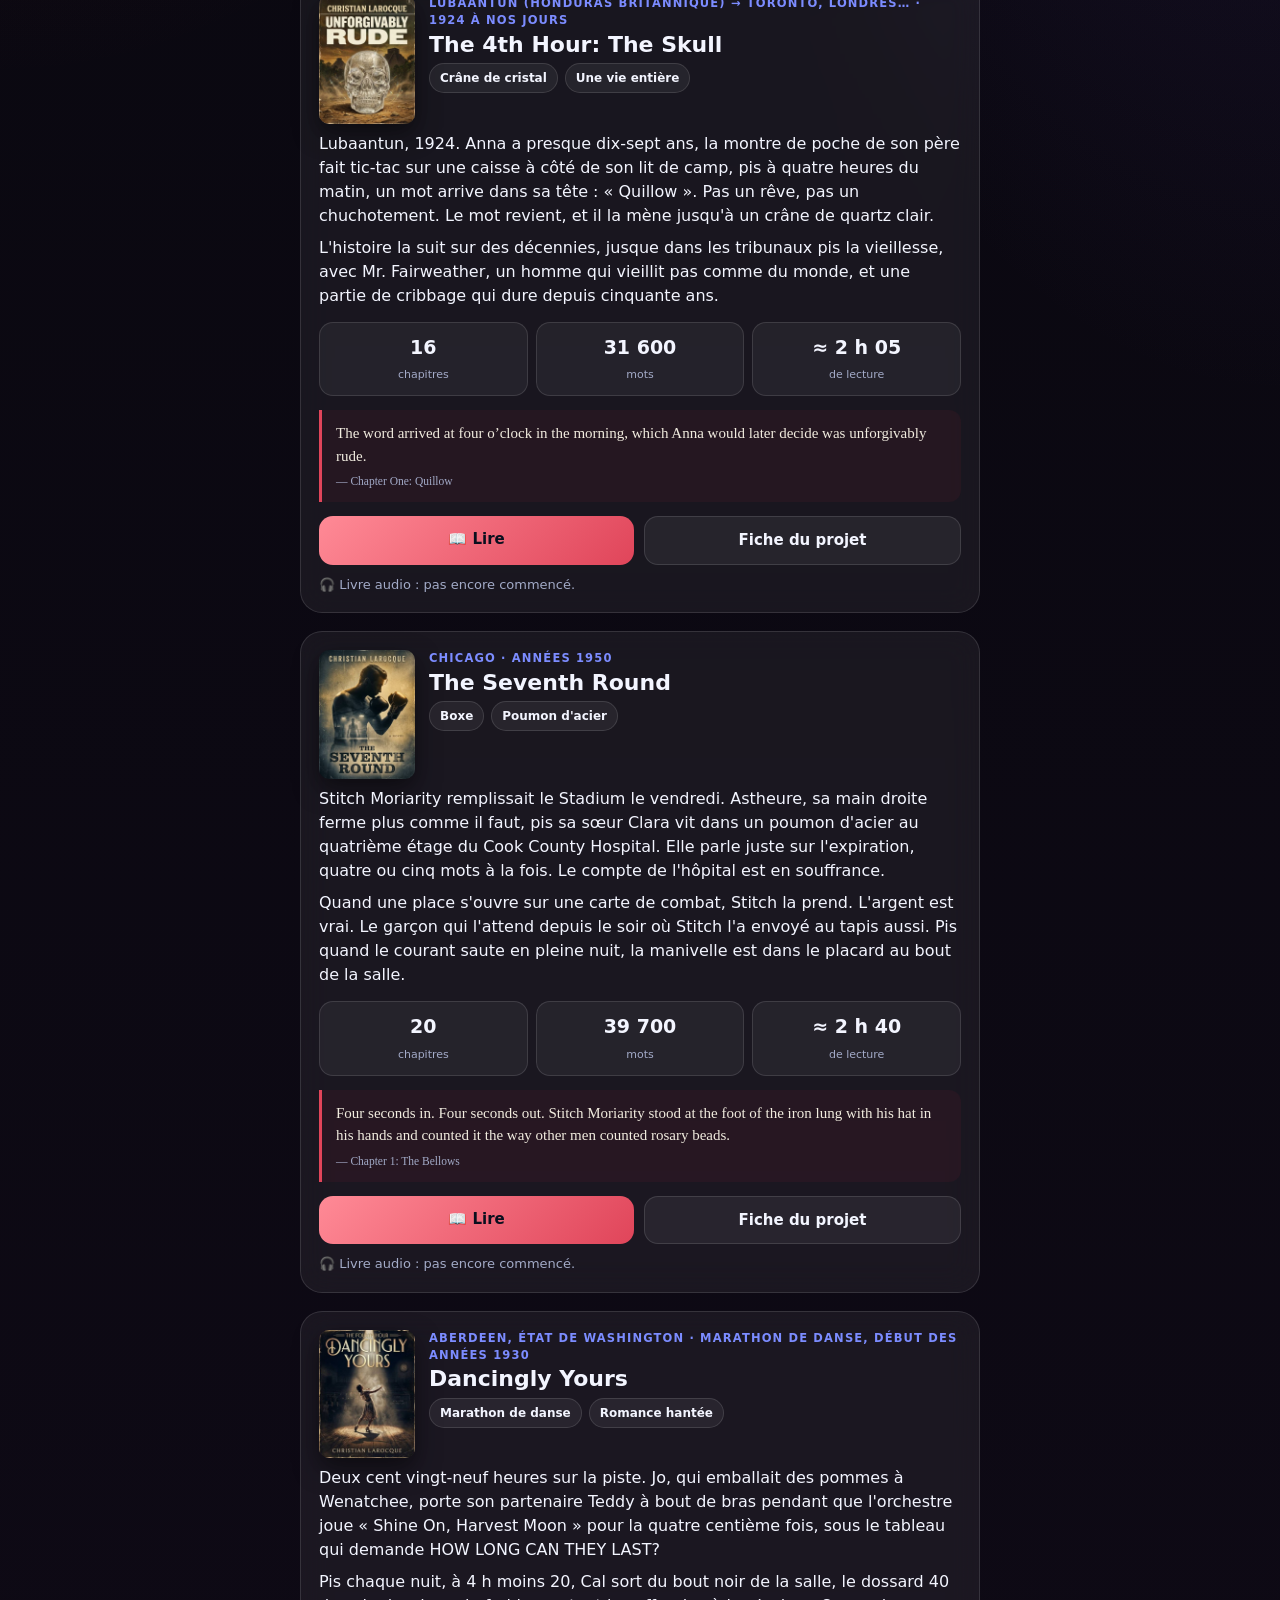
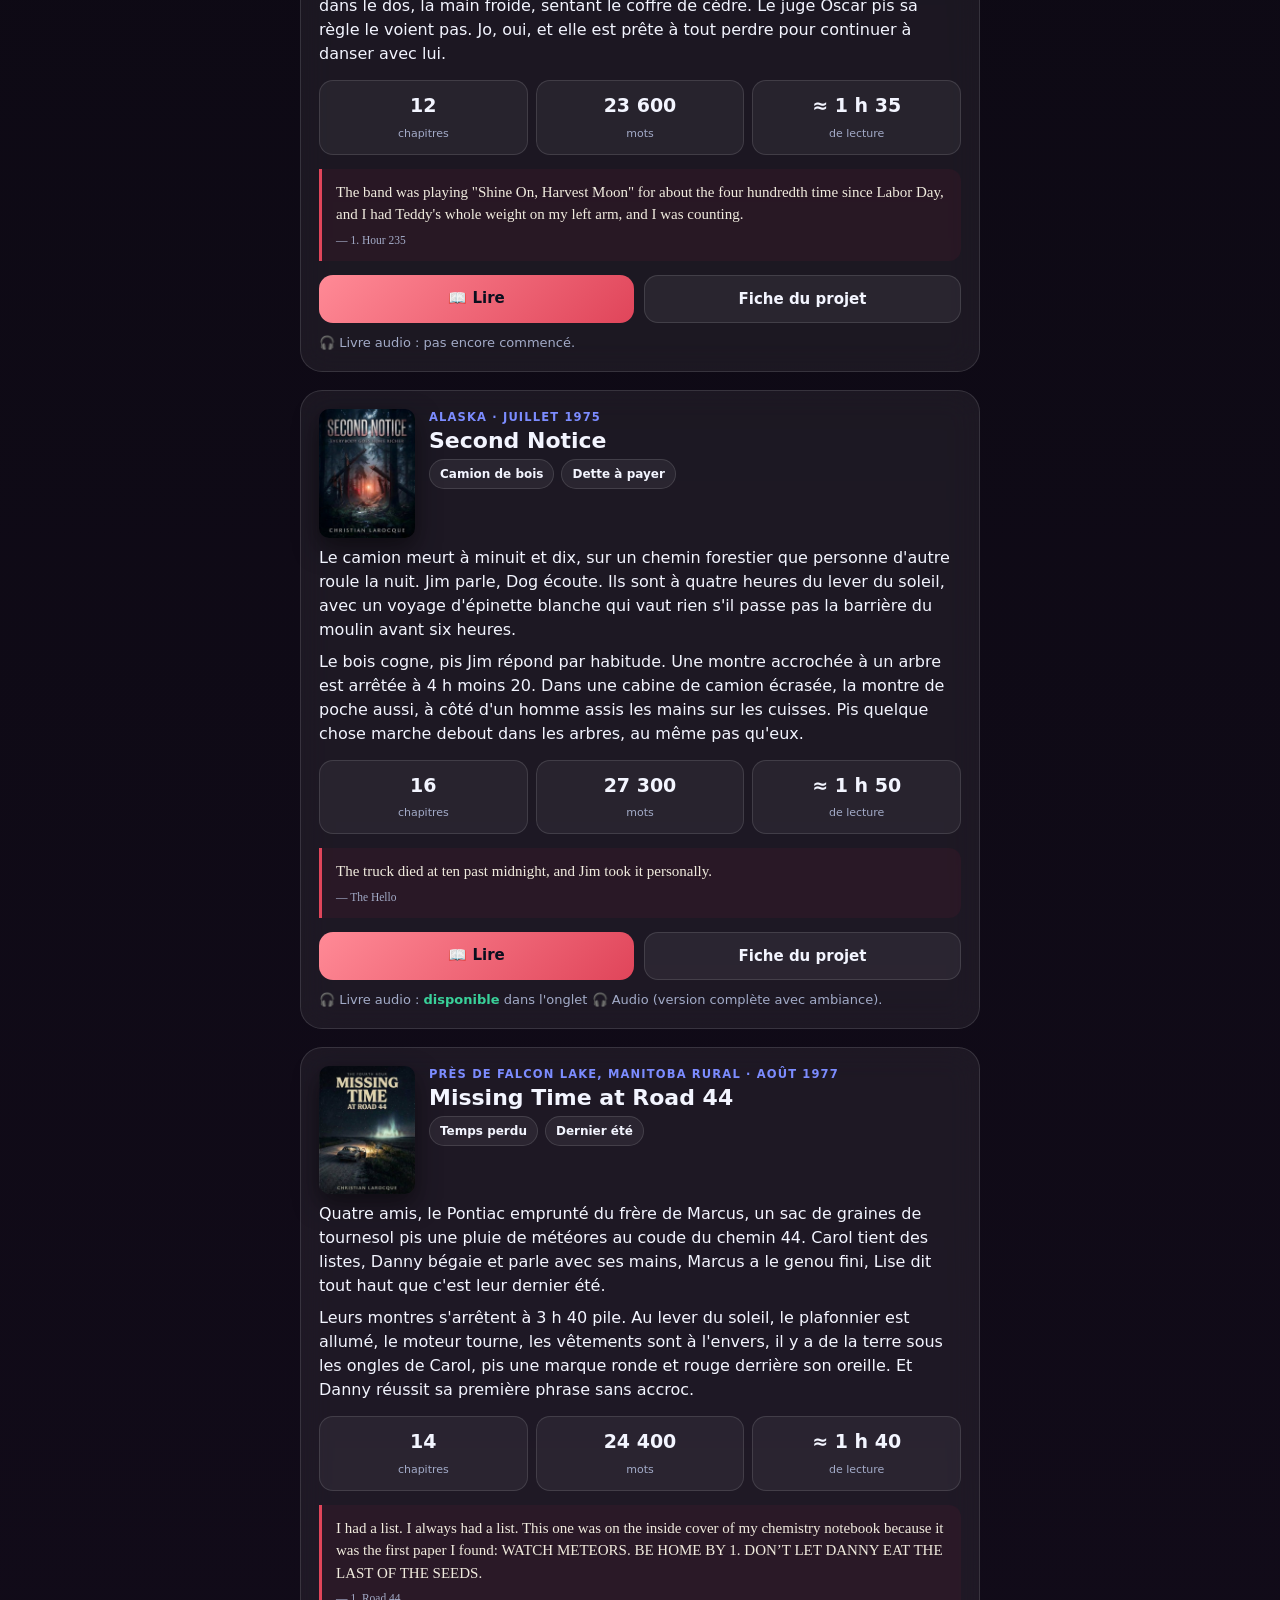
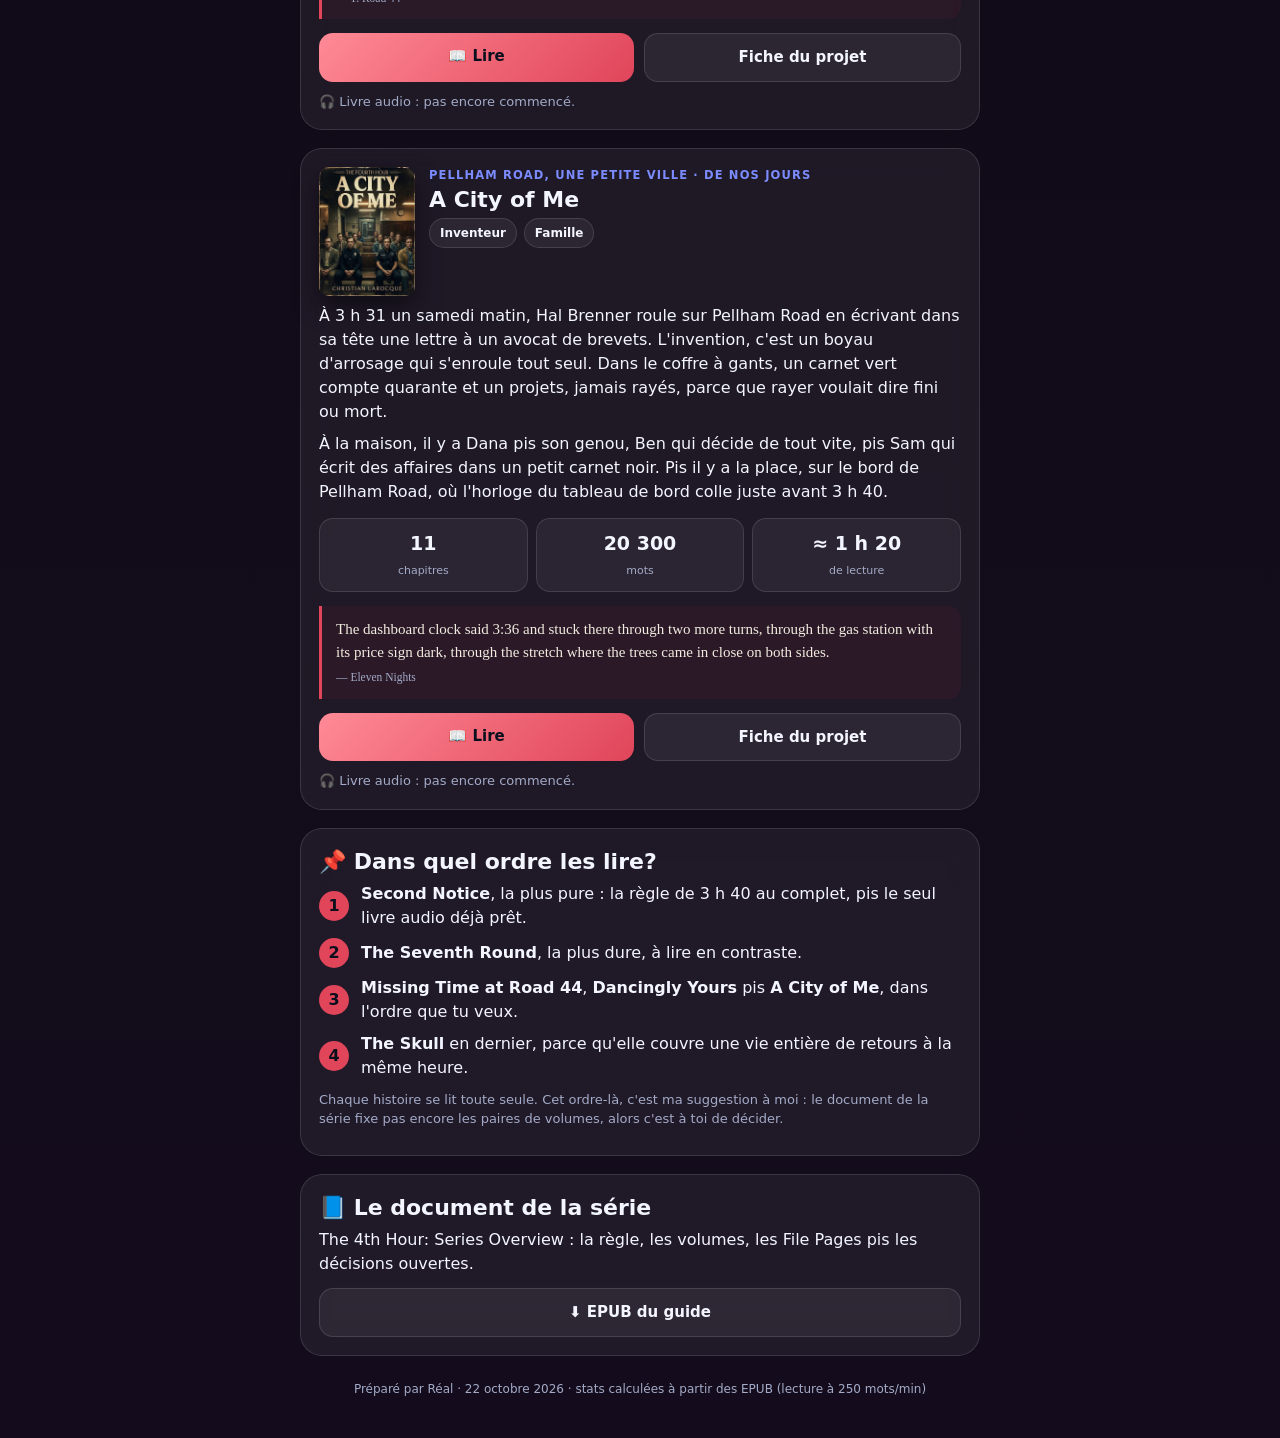
<file: montre/serie-4th-hour.html>
<!doctype html><html lang="fr-CA"><head><meta charset="utf-8"><meta name="viewport" content="width=device-width,initial-scale=1,viewport-fit=cover"><title>The 4th Hour — la série</title><style>
:root{color-scheme:dark;--tx:#f3f5ff;--mu:#a3abc8;--gb:rgba(255,255,255,.12);--gl:rgba(255,255,255,.06);--ac:#e0455a;--ac2:#7c8cff;font-family:Inter,"Segoe UI Variable",system-ui,Roboto,sans-serif}
*{box-sizing:border-box}body{margin:0;color:var(--tx);background:radial-gradient(120% 45% at 0% 0%,rgba(200,40,60,.22),transparent 60%),radial-gradient(90% 40% at 100% 8%,rgba(90,60,160,.28),transparent 60%),linear-gradient(180deg,#07070d,#140c1c);min-height:100vh;line-height:1.5;padding:18px 16px 40px}
main{max-width:680px;margin:auto}.k{font-size:12px;font-weight:800;letter-spacing:.1em;text-transform:uppercase;color:var(--ac)}
.hero{text-align:center;padding:10px 0 4px}.covers{position:relative;height:270px;margin:14px auto 6px;max-width:340px}
.covers img{position:absolute;top:0;width:165px;border-radius:12px;box-shadow:0 24px 50px rgba(0,0,0,.6),0 0 0 1px var(--gb)}
.covers .a{left:12px;transform:rotate(-7deg)}.covers .b{right:12px;top:18px;transform:rotate(6deg)}
h1{font-size:33px;line-height:1.08;letter-spacing:-.02em;margin:10px 0 8px;background:linear-gradient(90deg,#fff,#ff9aa6);-webkit-background-clip:text;background-clip:text;color:transparent}
.tag{font-size:17px;color:#e3e7ff;font-style:italic;margin:0 6px}.sub{color:var(--mu);font-size:14px;margin-top:8px}
.card{background:var(--gl);border:1px solid var(--gb);border-radius:22px;padding:18px;margin:18px 0;backdrop-filter:blur(16px)}
.book .top{display:flex;gap:14px;align-items:flex-start}.book .top img{width:96px;border-radius:10px;box-shadow:0 10px 24px rgba(0,0,0,.5)}
.n{font-size:11.5px;font-weight:800;letter-spacing:.1em;text-transform:uppercase;color:var(--ac2)}h2{font-size:22px;margin:2px 0 6px;line-height:1.15}
.stats{display:grid;grid-template-columns:repeat(3,1fr);gap:8px;margin:14px 0}.stats div{background:rgba(255,255,255,.05);border:1px solid var(--gb);border-radius:14px;padding:10px 6px;text-align:center}.stats b{display:block;font-size:19px}.stats span{font-size:11px;color:var(--mu)}
.chips{display:flex;gap:7px;flex-wrap:wrap;margin:10px 0}.chips span{font-size:12px;font-weight:700;padding:5px 10px;border-radius:999px;background:var(--gl);border:1px solid var(--gb)}
blockquote{margin:14px 0;padding:12px 14px;border-left:3px solid var(--ac);background:rgba(200,40,60,.07);border-radius:0 12px 12px 0;font-family:Georgia,"Times New Roman",serif;font-size:15px;color:#f1ecdf}
blockquote cite{display:block;font-family:inherit;font-style:normal;font-size:11.5px;color:var(--mu);margin-top:6px}
.btns{display:flex;gap:10px;flex-wrap:wrap;margin-top:12px}.btn{flex:1;min-width:140px;text-align:center;text-decoration:none;font-weight:800;font-size:15px;padding:12px;border-radius:14px;color:#0a0f1e;background:linear-gradient(135deg,#ff8a96,#e0455a)}
.btn.g{background:var(--gl);color:var(--tx);border:1px solid var(--gb)}.st{font-size:13px;color:var(--mu);margin-top:10px}.st b{color:#3ad19a}
.ord{display:flex;gap:12px;align-items:center;margin:8px 0}.ord i{flex:none;width:30px;height:30px;border-radius:50%;display:grid;place-items:center;font-style:normal;font-weight:850;background:var(--ac);color:#0a0f1e}
footer{color:var(--mu);font-size:12px;text-align:center;margin-top:24px}p{margin:8px 0}
.covers{height:250px;max-width:380px}.covers img{width:120px;left:50%;transform-origin:50% 120%}
.tl{position:relative;margin:10px 0 0 10px;border-left:2px solid rgba(224,69,90,.5);padding-left:16px}.tl div{position:relative;margin:12px 0}.tl div:before{content:"";position:absolute;left:-23px;top:5px;width:12px;height:12px;border-radius:50%;background:#e0455a;box-shadow:0 0 12px #e0455a}.tl b{color:#ff9aa6}
.clock{font-size:44px;font-weight:900;letter-spacing:.02em;text-align:center;color:#ff9aa6;text-shadow:0 0 24px rgba(224,69,90,.6)}</style></head><body><main>
<div class="hero"><div class="k">🕓 Série · Réal te montre</div><div class="covers"><img src="../covers/the-4th-hour-the-skull.jpg" alt="" style="transform:translateX(-50%) rotate(-27.5deg);z-index:8"><img src="../covers/the-seventh-round.jpg" alt="" style="transform:translateX(-50%) rotate(-16.5deg);z-index:9"><img src="../covers/dancingly-yours.jpg" alt="" style="transform:translateX(-50%) rotate(-5.5deg);z-index:10"><img src="../covers/second-notice.jpg" alt="" style="transform:translateX(-50%) rotate(5.5deg);z-index:10"><img src="../covers/missing-time-at-road-44.jpg" alt="" style="transform:translateX(-50%) rotate(16.5deg);z-index:9"><img src="../covers/a-city-of-me.jpg" alt="" style="transform:translateX(-50%) rotate(27.5deg);z-index:8"></div>
<h1>The 4th Hour</h1><p class="tag">« Twenty to four. The hour a watch stops. »</p>
<div class="sub">6 histoires d'horreur surnaturelle en anglais · environ 167 000 mots · près de 11 h de lecture</div></div>

<div class="card"><div class="clock">3:40</div><h2>C'est quoi, la 4e heure?</h2>
<p>L'heure ouvre à <b>4 h moins 20</b> (« twenty to four »). Les quarts de nuit l'appellent la quatrième heure : celle après trois heures, avant la clarté. Chaque histoire décide quand son heure ferme, mais jamais plus tard que la première lueur.</p>
<p>Les histoires partagent aucun personnage pis aucune intrigue. Ce qu'elles partagent, c'est une règle : quelque chose arrive, ou refuse de partir, à la même heure du petit matin. Le surnaturel arrive à l'heure, comme un compte à payer.</p></div>

<div class="card"><h2>📜 Les règles</h2>
<div class="ord"><i>1</i><div><b>La signature.</b> Un froid qui reste sur la nuque même avec un manteau, une radio qui perd son poste, des montres qui retardent avant l'heure pis se remettent à l'heure après. Jamais nommé.</div></div>
<div class="ord"><i>2</i><div><b>L'offre.</b> Quelque chose est offert qui a l'air d'un gain : la force de tourner une manivelle, un mot qui va définir une vie, du temps double sur un voyage. Le prix se paie dans le corps, dans le temps, ou en appartenant à l'heure. Personne fait de discours. « Everybody goes home richer », c'est l'ironie de toute la série.</div></div>
<div class="ord"><i>3</i><div><b>La trace de papier.</b> Entre les histoires, des « File Pages » : une coupure de journal, un registre d'hôpital, une note de terrain. Les personnages les voient jamais. En marge, au crayon : <i style="all:unset;color:#ff9aa6">Confirmed. File.</i></div></div>
<div class="ord"><i>4</i><div><b>Les volumes.</b> Exactement deux histoires par volume, de 50 000 à 60 000 mots, jumelées par contraste.</div></div></div>

<div class="card"><h2>🗺️ La ligne du temps</h2><div class="tl">
<div><b>1924</b> · Lubaantun, Honduras britannique — <i>The Skull</i> (pis toute une vie après)</div>
<div><b>Début des années 1930</b> · Aberdeen, Washington — <i>Dancingly Yours</i></div>
<div><b>Années 1950</b> · Chicago, Cook County Hospital — <i>The Seventh Round</i></div>
<div><b>Juillet 1975</b> · Alaska, chemin forestier — <i>Second Notice</i></div>
<div><b>Août 1977</b> · Manitoba rural, chemin 44 — <i>Missing Time at Road 44</i></div>
<div><b>De nos jours</b> · Pellham Road — <i>A City of Me</i></div></div></div>

<div class="card book"><div class="top"><img src="../covers/the-4th-hour-the-skull.jpg" alt=""><div><div class="n">Lubaantun (Honduras britannique) → Toronto, Londres… · 1924 à nos jours</div><h2>The 4th Hour: The Skull</h2><div class="chips" style="margin:4px 0"><span>Crâne de cristal</span><span>Une vie entière</span></div></div></div>
<p>Lubaantun, 1924. Anna a presque dix-sept ans, la montre de poche de son père fait tic-tac sur une caisse à côté de son lit de camp, pis à quatre heures du matin, un mot arrive dans sa tête : « Quillow ». Pas un rêve, pas un chuchotement. Le mot revient, et il la mène jusqu'à un crâne de quartz clair.</p><p>L'histoire la suit sur des décennies, jusque dans les tribunaux pis la vieillesse, avec Mr. Fairweather, un homme qui vieillit pas comme du monde, et une partie de cribbage qui dure depuis cinquante ans.</p><div class="stats"><div><b>16</b><span>chapitres</span></div><div><b>31 600</b><span>mots</span></div><div><b>≈ 2 h 05</b><span>de lecture</span></div></div>
<blockquote>The word arrived at four o’clock in the morning, which Anna would later decide was unforgivably rude.<cite>— Chapter One: Quillow</cite></blockquote>
<div class="btns"><a class="btn" href="../#/lire/27">📖 Lire</a><a class="btn g" href="../#/projet/27">Fiche du projet</a></div><div class="st">🎧 Livre audio : pas encore commencé.</div></div>
<div class="card book"><div class="top"><img src="../covers/the-seventh-round.jpg" alt=""><div><div class="n">Chicago · années 1950</div><h2>The Seventh Round</h2><div class="chips" style="margin:4px 0"><span>Boxe</span><span>Poumon d'acier</span></div></div></div>
<p>Stitch Moriarity remplissait le Stadium le vendredi. Astheure, sa main droite ferme plus comme il faut, pis sa sœur Clara vit dans un poumon d'acier au quatrième étage du Cook County Hospital. Elle parle juste sur l'expiration, quatre ou cinq mots à la fois. Le compte de l'hôpital est en souffrance.</p><p>Quand une place s'ouvre sur une carte de combat, Stitch la prend. L'argent est vrai. Le garçon qui l'attend depuis le soir où Stitch l'a envoyé au tapis aussi. Pis quand le courant saute en pleine nuit, la manivelle est dans le placard au bout de la salle.</p><div class="stats"><div><b>20</b><span>chapitres</span></div><div><b>39 700</b><span>mots</span></div><div><b>≈ 2 h 40</b><span>de lecture</span></div></div>
<blockquote>Four seconds in. Four seconds out. Stitch Moriarity stood at the foot of the iron lung with his hat in his hands and counted it the way other men counted rosary beads.<cite>— Chapter 1: The Bellows</cite></blockquote>
<div class="btns"><a class="btn" href="../#/lire/26">📖 Lire</a><a class="btn g" href="../#/projet/26">Fiche du projet</a></div><div class="st">🎧 Livre audio : pas encore commencé.</div></div>
<div class="card book"><div class="top"><img src="../covers/dancingly-yours.jpg" alt=""><div><div class="n">Aberdeen, État de Washington · marathon de danse, début des années 1930</div><h2>Dancingly Yours</h2><div class="chips" style="margin:4px 0"><span>Marathon de danse</span><span>Romance hantée</span></div></div></div>
<p>Deux cent vingt-neuf heures sur la piste. Jo, qui emballait des pommes à Wenatchee, porte son partenaire Teddy à bout de bras pendant que l'orchestre joue « Shine On, Harvest Moon » pour la quatre centième fois, sous le tableau qui demande HOW LONG CAN THEY LAST?</p><p>Pis chaque nuit, à 4 h moins 20, Cal sort du bout noir de la salle, le dossard 40 dans le dos, la main froide, sentant le coffre de cèdre. Le juge Oscar pis sa règle le voient pas. Jo, oui, et elle est prête à tout perdre pour continuer à danser avec lui.</p><div class="stats"><div><b>12</b><span>chapitres</span></div><div><b>23 600</b><span>mots</span></div><div><b>≈ 1 h 35</b><span>de lecture</span></div></div>
<blockquote>The band was playing "Shine On, Harvest Moon" for about the four hundredth time since Labor Day, and I had Teddy's whole weight on my left arm, and I was counting.<cite>— 1. Hour 235</cite></blockquote>
<div class="btns"><a class="btn" href="../#/lire/22">📖 Lire</a><a class="btn g" href="../#/projet/22">Fiche du projet</a></div><div class="st">🎧 Livre audio : pas encore commencé.</div></div>
<div class="card book"><div class="top"><img src="../covers/second-notice.jpg" alt=""><div><div class="n">Alaska · juillet 1975</div><h2>Second Notice</h2><div class="chips" style="margin:4px 0"><span>Camion de bois</span><span>Dette à payer</span></div></div></div>
<p>Le camion meurt à minuit et dix, sur un chemin forestier que personne d'autre roule la nuit. Jim parle, Dog écoute. Ils sont à quatre heures du lever du soleil, avec un voyage d'épinette blanche qui vaut rien s'il passe pas la barrière du moulin avant six heures.</p><p>Le bois cogne, pis Jim répond par habitude. Une montre accrochée à un arbre est arrêtée à 4 h moins 20. Dans une cabine de camion écrasée, la montre de poche aussi, à côté d'un homme assis les mains sur les cuisses. Pis quelque chose marche debout dans les arbres, au même pas qu'eux.</p><div class="stats"><div><b>16</b><span>chapitres</span></div><div><b>27 300</b><span>mots</span></div><div><b>≈ 1 h 50</b><span>de lecture</span></div></div>
<blockquote>The truck died at ten past midnight, and Jim took it personally.<cite>— The Hello</cite></blockquote>
<div class="btns"><a class="btn" href="../#/lire/8">📖 Lire</a><a class="btn g" href="../#/projet/8">Fiche du projet</a></div><div class="st">🎧 Livre audio : <b>disponible</b> dans l'onglet 🎧 Audio (version complète avec ambiance).</div></div>
<div class="card book"><div class="top"><img src="../covers/missing-time-at-road-44.jpg" alt=""><div><div class="n">Près de Falcon Lake, Manitoba rural · août 1977</div><h2>Missing Time at Road 44</h2><div class="chips" style="margin:4px 0"><span>Temps perdu</span><span>Dernier été</span></div></div></div>
<p>Quatre amis, le Pontiac emprunté du frère de Marcus, un sac de graines de tournesol pis une pluie de météores au coude du chemin 44. Carol tient des listes, Danny bégaie et parle avec ses mains, Marcus a le genou fini, Lise dit tout haut que c'est leur dernier été.</p><p>Leurs montres s'arrêtent à 3 h 40 pile. Au lever du soleil, le plafonnier est allumé, le moteur tourne, les vêtements sont à l'envers, il y a de la terre sous les ongles de Carol, pis une marque ronde et rouge derrière son oreille. Et Danny réussit sa première phrase sans accroc.</p><div class="stats"><div><b>14</b><span>chapitres</span></div><div><b>24 400</b><span>mots</span></div><div><b>≈ 1 h 40</b><span>de lecture</span></div></div>
<blockquote>I had a list. I always had a list. This one was on the inside cover of my chemistry notebook because it was the first paper I found: WATCH METEORS. BE HOME BY 1. DON’T LET DANNY EAT THE LAST OF THE SEEDS.<cite>— 1. Road 44</cite></blockquote>
<div class="btns"><a class="btn" href="../#/lire/23">📖 Lire</a><a class="btn g" href="../#/projet/23">Fiche du projet</a></div><div class="st">🎧 Livre audio : pas encore commencé.</div></div>
<div class="card book"><div class="top"><img src="../covers/a-city-of-me.jpg" alt=""><div><div class="n">Pellham Road, une petite ville · de nos jours</div><h2>A City of Me</h2><div class="chips" style="margin:4px 0"><span>Inventeur</span><span>Famille</span></div></div></div>
<p>À 3 h 31 un samedi matin, Hal Brenner roule sur Pellham Road en écrivant dans sa tête une lettre à un avocat de brevets. L'invention, c'est un boyau d'arrosage qui s'enroule tout seul. Dans le coffre à gants, un carnet vert compte quarante et un projets, jamais rayés, parce que rayer voulait dire fini ou mort.</p><p>À la maison, il y a Dana pis son genou, Ben qui décide de tout vite, pis Sam qui écrit des affaires dans un petit carnet noir. Pis il y a la place, sur le bord de Pellham Road, où l'horloge du tableau de bord colle juste avant 3 h 40.</p><div class="stats"><div><b>11</b><span>chapitres</span></div><div><b>20 300</b><span>mots</span></div><div><b>≈ 1 h 20</b><span>de lecture</span></div></div>
<blockquote>The dashboard clock said 3:36 and stuck there through two more turns, through the gas station with its price sign dark, through the stretch where the trees came in close on both sides.<cite>— Eleven Nights</cite></blockquote>
<div class="btns"><a class="btn" href="../#/lire/21">📖 Lire</a><a class="btn g" href="../#/projet/21">Fiche du projet</a></div><div class="st">🎧 Livre audio : pas encore commencé.</div></div>

<div class="card"><h2>📌 Dans quel ordre les lire?</h2>
<div class="ord"><i>1</i><div><b>Second Notice</b>, la plus pure : la règle de 3 h 40 au complet, pis le seul livre audio déjà prêt.</div></div>
<div class="ord"><i>2</i><div><b>The Seventh Round</b>, la plus dure, à lire en contraste.</div></div>
<div class="ord"><i>3</i><div><b>Missing Time at Road 44</b>, <b>Dancingly Yours</b> pis <b>A City of Me</b>, dans l'ordre que tu veux.</div></div>
<div class="ord"><i>4</i><div><b>The Skull</b> en dernier, parce qu'elle couvre une vie entière de retours à la même heure.</div></div>
<p class="st">Chaque histoire se lit toute seule. Cet ordre-là, c'est ma suggestion à moi : le document de la série fixe pas encore les paires de volumes, alors c'est à toi de décider.</p></div>

<div class="card"><h2>📘 Le document de la série</h2><p>The 4th Hour: Series Overview : la règle, les volumes, les File Pages pis les décisions ouvertes.</p><div class="btns"><a class="btn g" href="../livres/the-4th-hour-series-overview.epub">⬇️ EPUB du guide</a></div></div>

<footer>Préparé par Réal · 22 octobre 2026 · stats calculées à partir des EPUB (lecture à 250 mots/min)</footer>
</main></body></html>
</file>
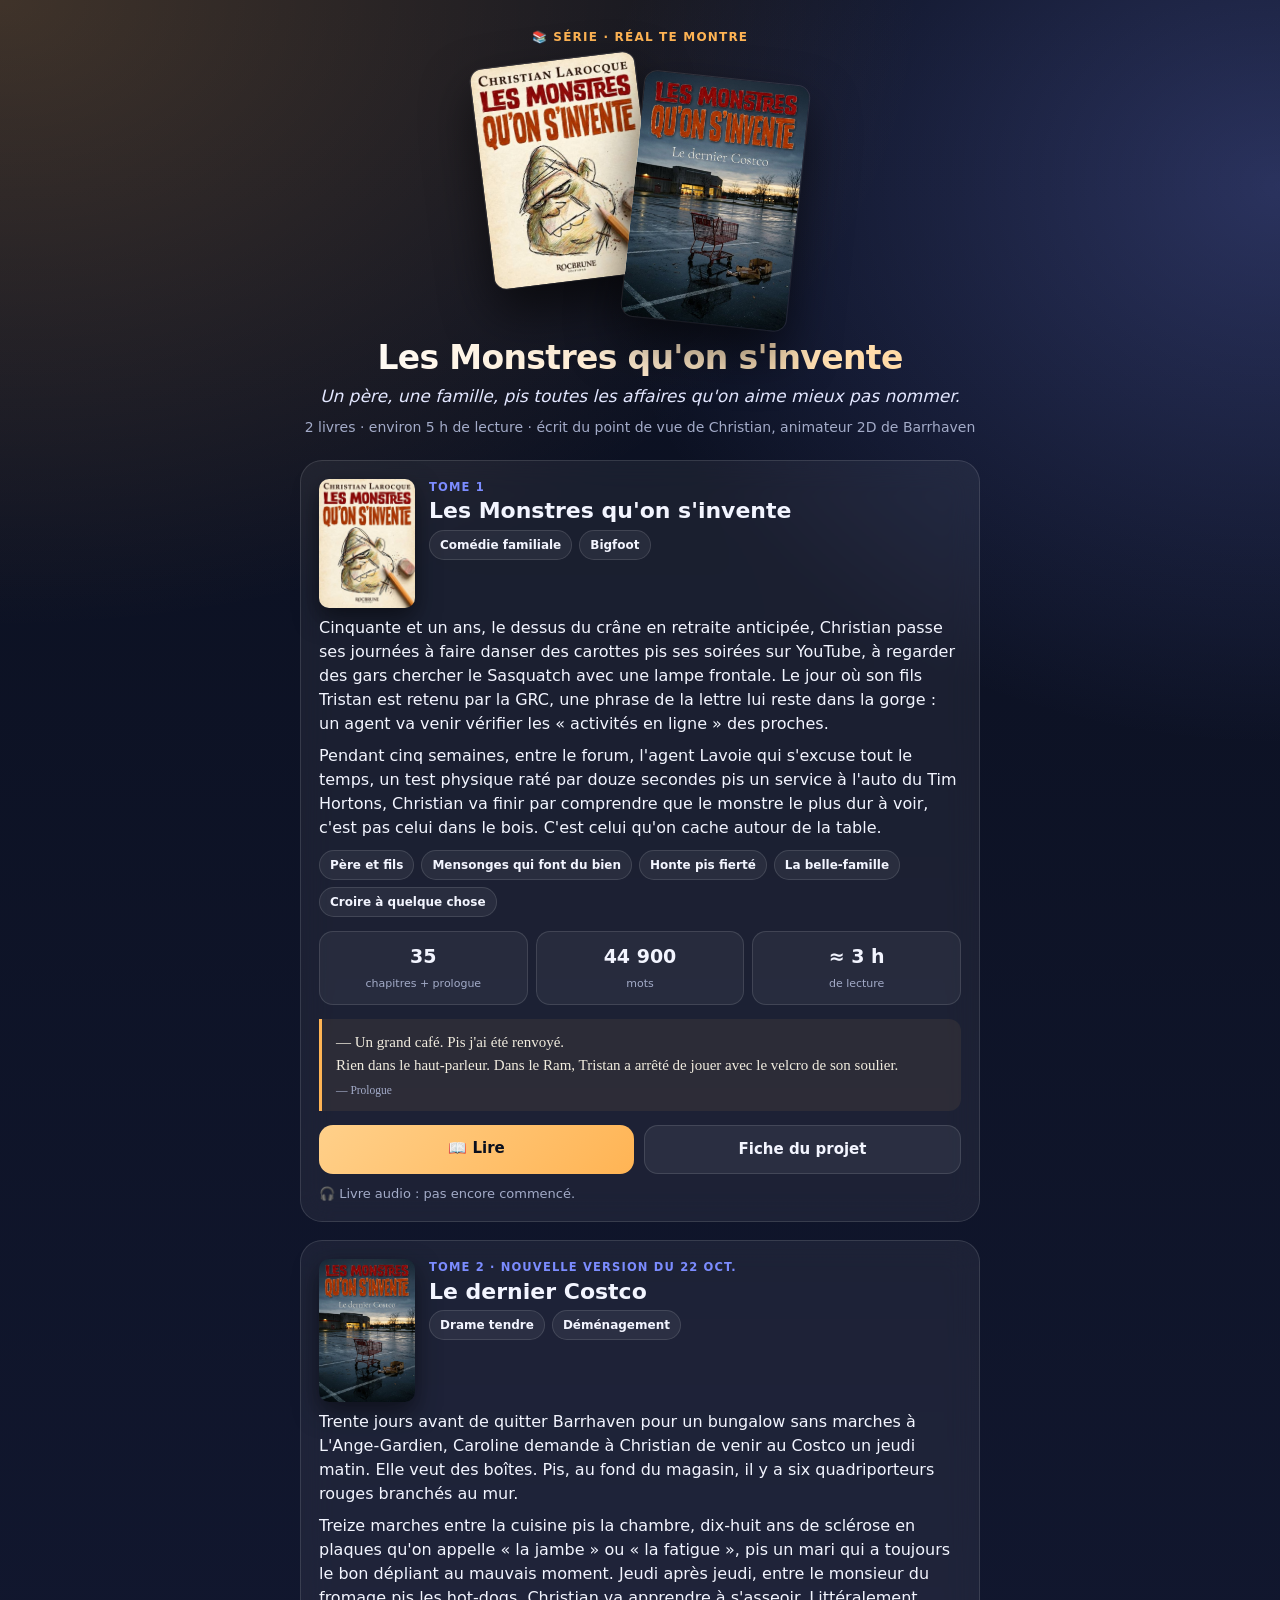
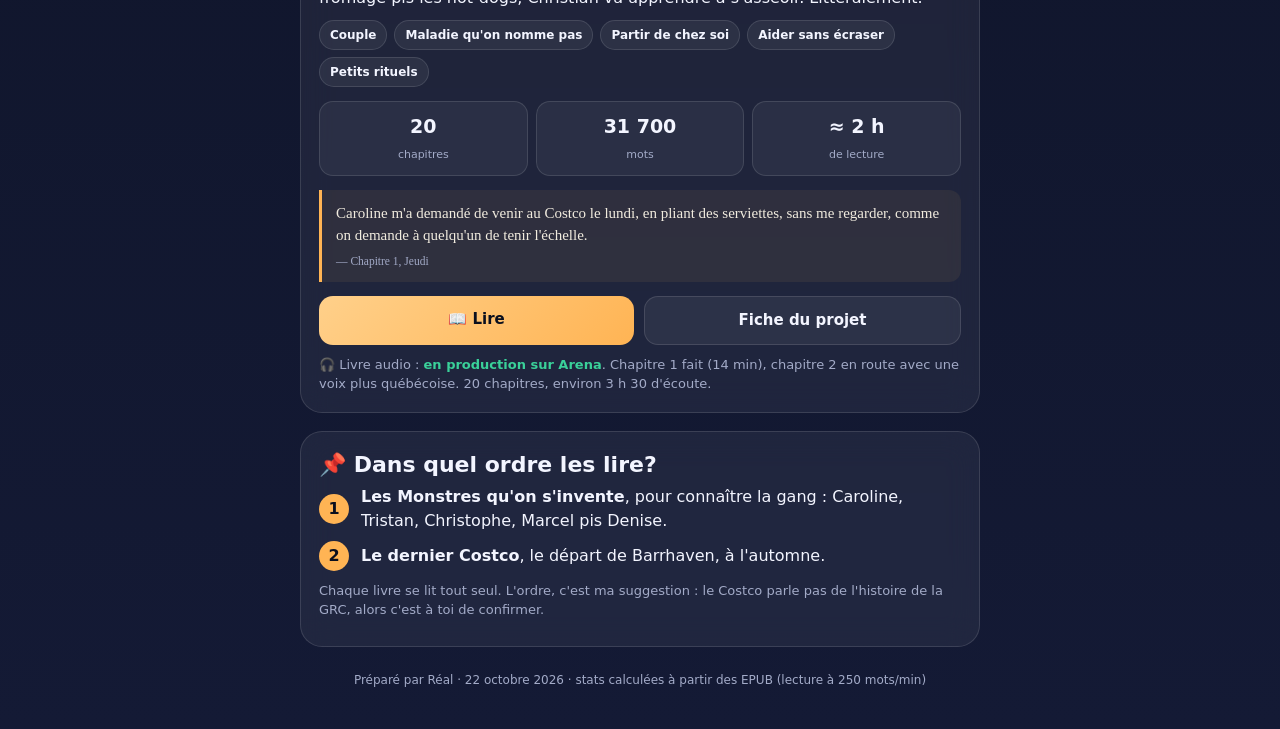
<file: montre/serie-monstres.html>
<!doctype html><html lang="fr-CA"><head><meta charset="utf-8"><meta name="viewport" content="width=device-width,initial-scale=1,viewport-fit=cover"><title>Les Monstres qu'on s'invente — la série</title><style>
:root{color-scheme:dark;--tx:#f3f5ff;--mu:#a3abc8;--gb:rgba(255,255,255,.12);--gl:rgba(255,255,255,.06);--ac:#ffb454;--ac2:#7c8cff;font-family:Inter,"Segoe UI Variable",system-ui,Roboto,sans-serif}
*{box-sizing:border-box}body{margin:0;color:var(--tx);background:radial-gradient(120% 45% at 0% 0%,rgba(255,180,84,.22),transparent 60%),radial-gradient(90% 40% at 100% 8%,rgba(124,140,255,.28),transparent 60%),linear-gradient(180deg,#0a0f1e,#141a35);min-height:100vh;line-height:1.5;padding:18px 16px 40px}
main{max-width:680px;margin:auto}.k{font-size:12px;font-weight:800;letter-spacing:.1em;text-transform:uppercase;color:var(--ac)}
.hero{text-align:center;padding:10px 0 4px}.covers{position:relative;height:270px;margin:14px auto 6px;max-width:340px}
.covers img{position:absolute;top:0;width:165px;border-radius:12px;box-shadow:0 24px 50px rgba(0,0,0,.6),0 0 0 1px var(--gb)}
.covers .a{left:12px;transform:rotate(-7deg)}.covers .b{right:12px;top:18px;transform:rotate(6deg)}
h1{font-size:33px;line-height:1.08;letter-spacing:-.02em;margin:10px 0 8px;background:linear-gradient(90deg,#fff,#ffd59a);-webkit-background-clip:text;background-clip:text;color:transparent}
.tag{font-size:17px;color:#e3e7ff;font-style:italic;margin:0 6px}.sub{color:var(--mu);font-size:14px;margin-top:8px}
.card{background:var(--gl);border:1px solid var(--gb);border-radius:22px;padding:18px;margin:18px 0;backdrop-filter:blur(16px)}
.book .top{display:flex;gap:14px;align-items:flex-start}.book .top img{width:96px;border-radius:10px;box-shadow:0 10px 24px rgba(0,0,0,.5)}
.n{font-size:11.5px;font-weight:800;letter-spacing:.1em;text-transform:uppercase;color:var(--ac2)}h2{font-size:22px;margin:2px 0 6px;line-height:1.15}
.stats{display:grid;grid-template-columns:repeat(3,1fr);gap:8px;margin:14px 0}.stats div{background:rgba(255,255,255,.05);border:1px solid var(--gb);border-radius:14px;padding:10px 6px;text-align:center}.stats b{display:block;font-size:19px}.stats span{font-size:11px;color:var(--mu)}
.chips{display:flex;gap:7px;flex-wrap:wrap;margin:10px 0}.chips span{font-size:12px;font-weight:700;padding:5px 10px;border-radius:999px;background:var(--gl);border:1px solid var(--gb)}
blockquote{margin:14px 0;padding:12px 14px;border-left:3px solid var(--ac);background:rgba(255,180,84,.07);border-radius:0 12px 12px 0;font-family:Georgia,"Times New Roman",serif;font-size:15px;color:#f1ecdf}
blockquote cite{display:block;font-family:inherit;font-style:normal;font-size:11.5px;color:var(--mu);margin-top:6px}
.btns{display:flex;gap:10px;flex-wrap:wrap;margin-top:12px}.btn{flex:1;min-width:140px;text-align:center;text-decoration:none;font-weight:800;font-size:15px;padding:12px;border-radius:14px;color:#0a0f1e;background:linear-gradient(135deg,#ffd08a,#ffb454)}
.btn.g{background:var(--gl);color:var(--tx);border:1px solid var(--gb)}.st{font-size:13px;color:var(--mu);margin-top:10px}.st b{color:#3ad19a}
.ord{display:flex;gap:12px;align-items:center;margin:8px 0}.ord i{flex:none;width:30px;height:30px;border-radius:50%;display:grid;place-items:center;font-style:normal;font-weight:850;background:var(--ac);color:#0a0f1e}
footer{color:var(--mu);font-size:12px;text-align:center;margin-top:24px}p{margin:8px 0}
</style></head><body><main>
<div class="hero">
<div class="k">📚 Série · Réal te montre</div>
<div class="covers"><img class="a" src="../covers/les-monstres-qu-on-s-invente.jpg" alt="Couverture Les Monstres qu'on s'invente"><img class="b" src="../covers/le-dernier-costco.jpg" alt="Couverture Le dernier Costco"></div>
<h1>Les Monstres qu'on s'invente</h1>
<p class="tag">Un père, une famille, pis toutes les affaires qu'on aime mieux pas nommer.</p>
<div class="sub">2 livres · environ 5 h de lecture · écrit du point de vue de Christian, animateur 2D de Barrhaven</div>
</div>

<div class="card book">
<div class="top"><img src="../covers/les-monstres-qu-on-s-invente.jpg" alt=""><div><div class="n">Tome 1</div><h2>Les Monstres qu'on s'invente</h2><div class="chips" style="margin:4px 0"><span>Comédie familiale</span><span>Bigfoot</span></div></div></div>
<p>Cinquante et un ans, le dessus du crâne en retraite anticipée, Christian passe ses journées à faire danser des carottes pis ses soirées sur YouTube, à regarder des gars chercher le Sasquatch avec une lampe frontale. Le jour où son fils Tristan est retenu par la GRC, une phrase de la lettre lui reste dans la gorge : un agent va venir vérifier les « activités en ligne » des proches.</p>
<p>Pendant cinq semaines, entre le forum, l'agent Lavoie qui s'excuse tout le temps, un test physique raté par douze secondes pis un service à l'auto du Tim Hortons, Christian va finir par comprendre que le monstre le plus dur à voir, c'est pas celui dans le bois. C'est celui qu'on cache autour de la table.</p>
<div class="chips"><span>Père et fils</span><span>Mensonges qui font du bien</span><span>Honte pis fierté</span><span>La belle-famille</span><span>Croire à quelque chose</span></div>
<div class="stats"><div><b>35</b><span>chapitres + prologue</span></div><div><b>44 900</b><span>mots</span></div><div><b>≈ 3 h</b><span>de lecture</span></div></div>
<blockquote>— Un grand café. Pis j'ai été renvoyé.<br>Rien dans le haut-parleur. Dans le Ram, Tristan a arrêté de jouer avec le velcro de son soulier.<cite>— Prologue</cite></blockquote>
<div class="btns"><a class="btn" href="../#/lire/25">📖 Lire</a><a class="btn g" href="../#/projet/25">Fiche du projet</a></div>
<div class="st">🎧 Livre audio : pas encore commencé.</div>
</div>

<div class="card book">
<div class="top"><img src="../covers/le-dernier-costco.jpg" alt=""><div><div class="n">Tome 2 · nouvelle version du 22 oct.</div><h2>Le dernier Costco</h2><div class="chips" style="margin:4px 0"><span>Drame tendre</span><span>Déménagement</span></div></div></div>
<p>Trente jours avant de quitter Barrhaven pour un bungalow sans marches à L'Ange-Gardien, Caroline demande à Christian de venir au Costco un jeudi matin. Elle veut des boîtes. Pis, au fond du magasin, il y a six quadriporteurs rouges branchés au mur.</p>
<p>Treize marches entre la cuisine pis la chambre, dix-huit ans de sclérose en plaques qu'on appelle « la jambe » ou « la fatigue », pis un mari qui a toujours le bon dépliant au mauvais moment. Jeudi après jeudi, entre le monsieur du fromage pis les hot-dogs, Christian va apprendre à s'asseoir. Littéralement.</p>
<div class="chips"><span>Couple</span><span>Maladie qu'on nomme pas</span><span>Partir de chez soi</span><span>Aider sans écraser</span><span>Petits rituels</span></div>
<div class="stats"><div><b>20</b><span>chapitres</span></div><div><b>31 700</b><span>mots</span></div><div><b>≈ 2 h</b><span>de lecture</span></div></div>
<blockquote>Caroline m'a demandé de venir au Costco le lundi, en pliant des serviettes, sans me regarder, comme on demande à quelqu'un de tenir l'échelle.<cite>— Chapitre 1, Jeudi</cite></blockquote>
<div class="btns"><a class="btn" href="../#/lire/24">📖 Lire</a><a class="btn g" href="../#/projet/24">Fiche du projet</a></div>
<div class="st">🎧 Livre audio : <b>en production sur Arena</b>. Chapitre 1 fait (14 min), chapitre 2 en route avec une voix plus québécoise. 20 chapitres, environ 3 h 30 d'écoute.</div>
</div>

<div class="card">
<h2>📌 Dans quel ordre les lire?</h2>
<div class="ord"><i>1</i><div><b>Les Monstres qu'on s'invente</b>, pour connaître la gang : Caroline, Tristan, Christophe, Marcel pis Denise.</div></div>
<div class="ord"><i>2</i><div><b>Le dernier Costco</b>, le départ de Barrhaven, à l'automne.</div></div>
<p class="st">Chaque livre se lit tout seul. L'ordre, c'est ma suggestion : le Costco parle pas de l'histoire de la GRC, alors c'est à toi de confirmer.</p>
</div>

<footer>Préparé par Réal · 22 octobre 2026 · stats calculées à partir des EPUB (lecture à 250 mots/min)</footer>
</main></body></html>
</file>
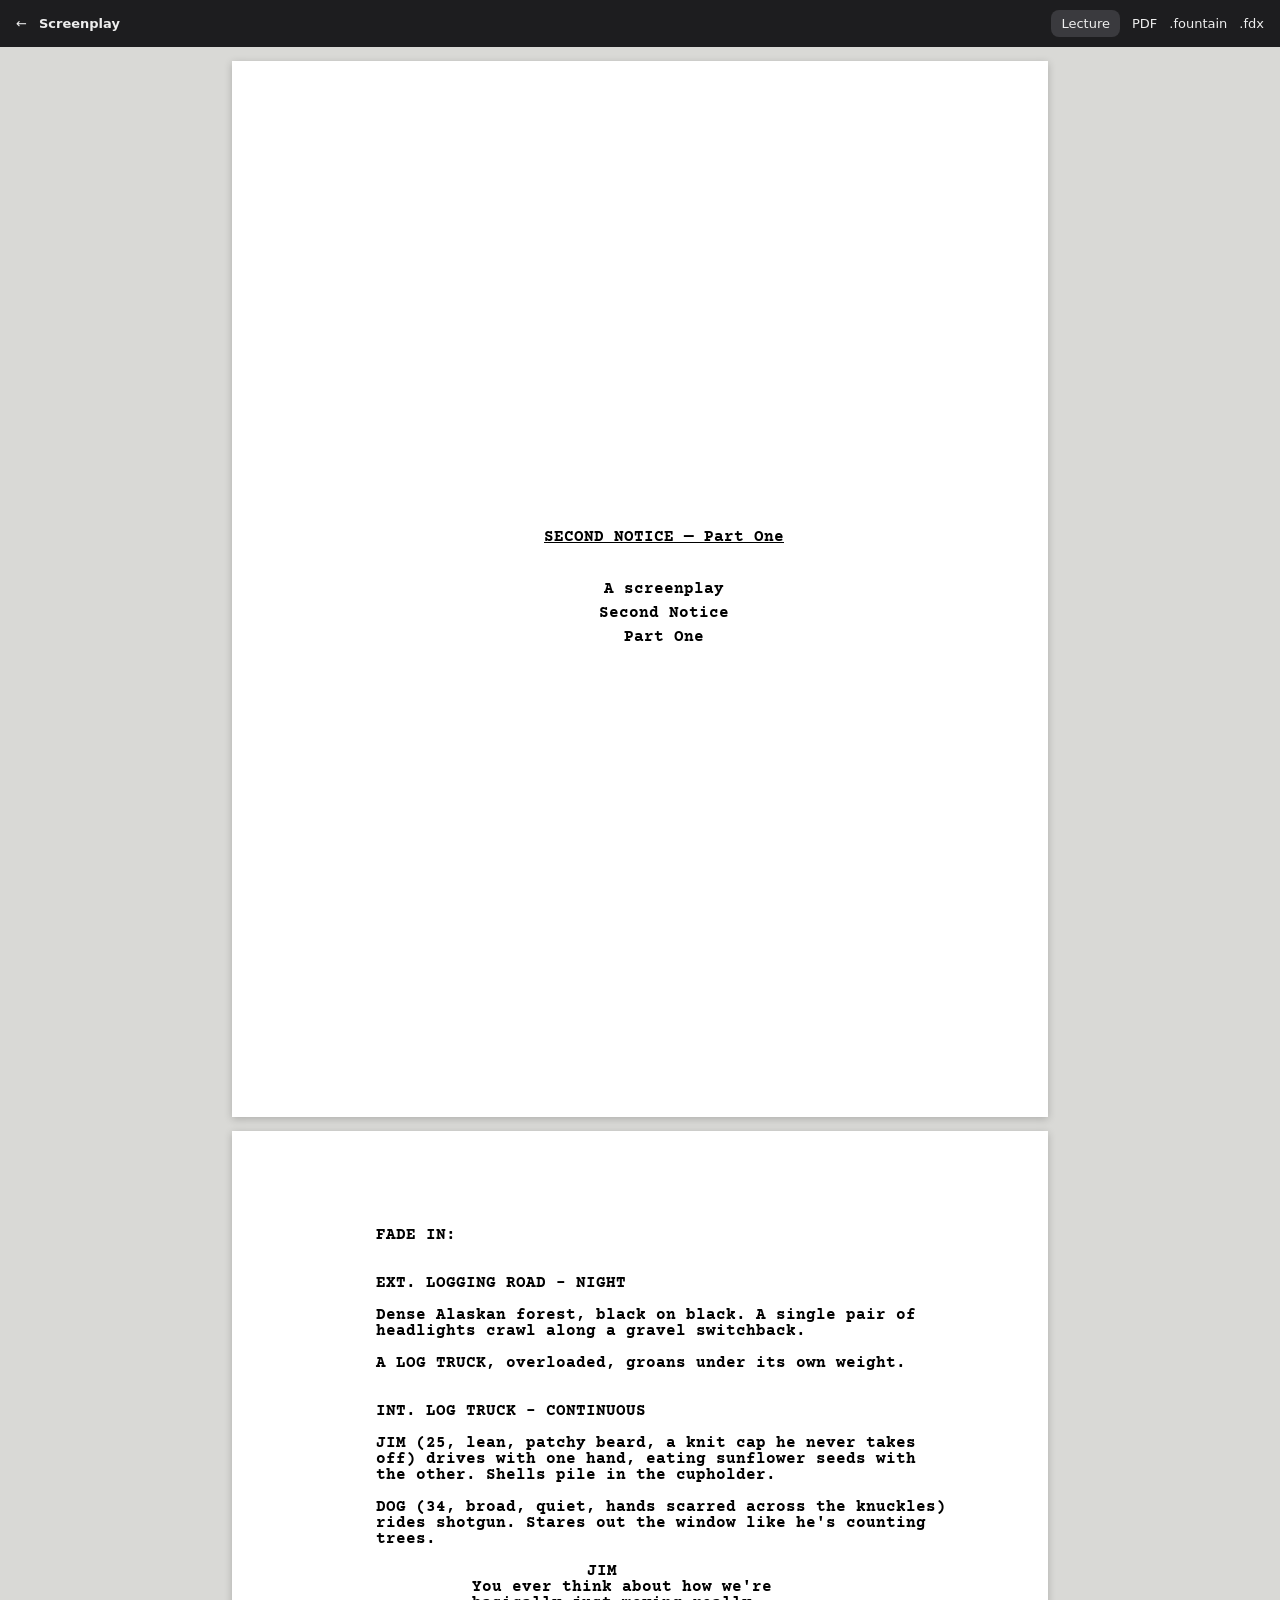
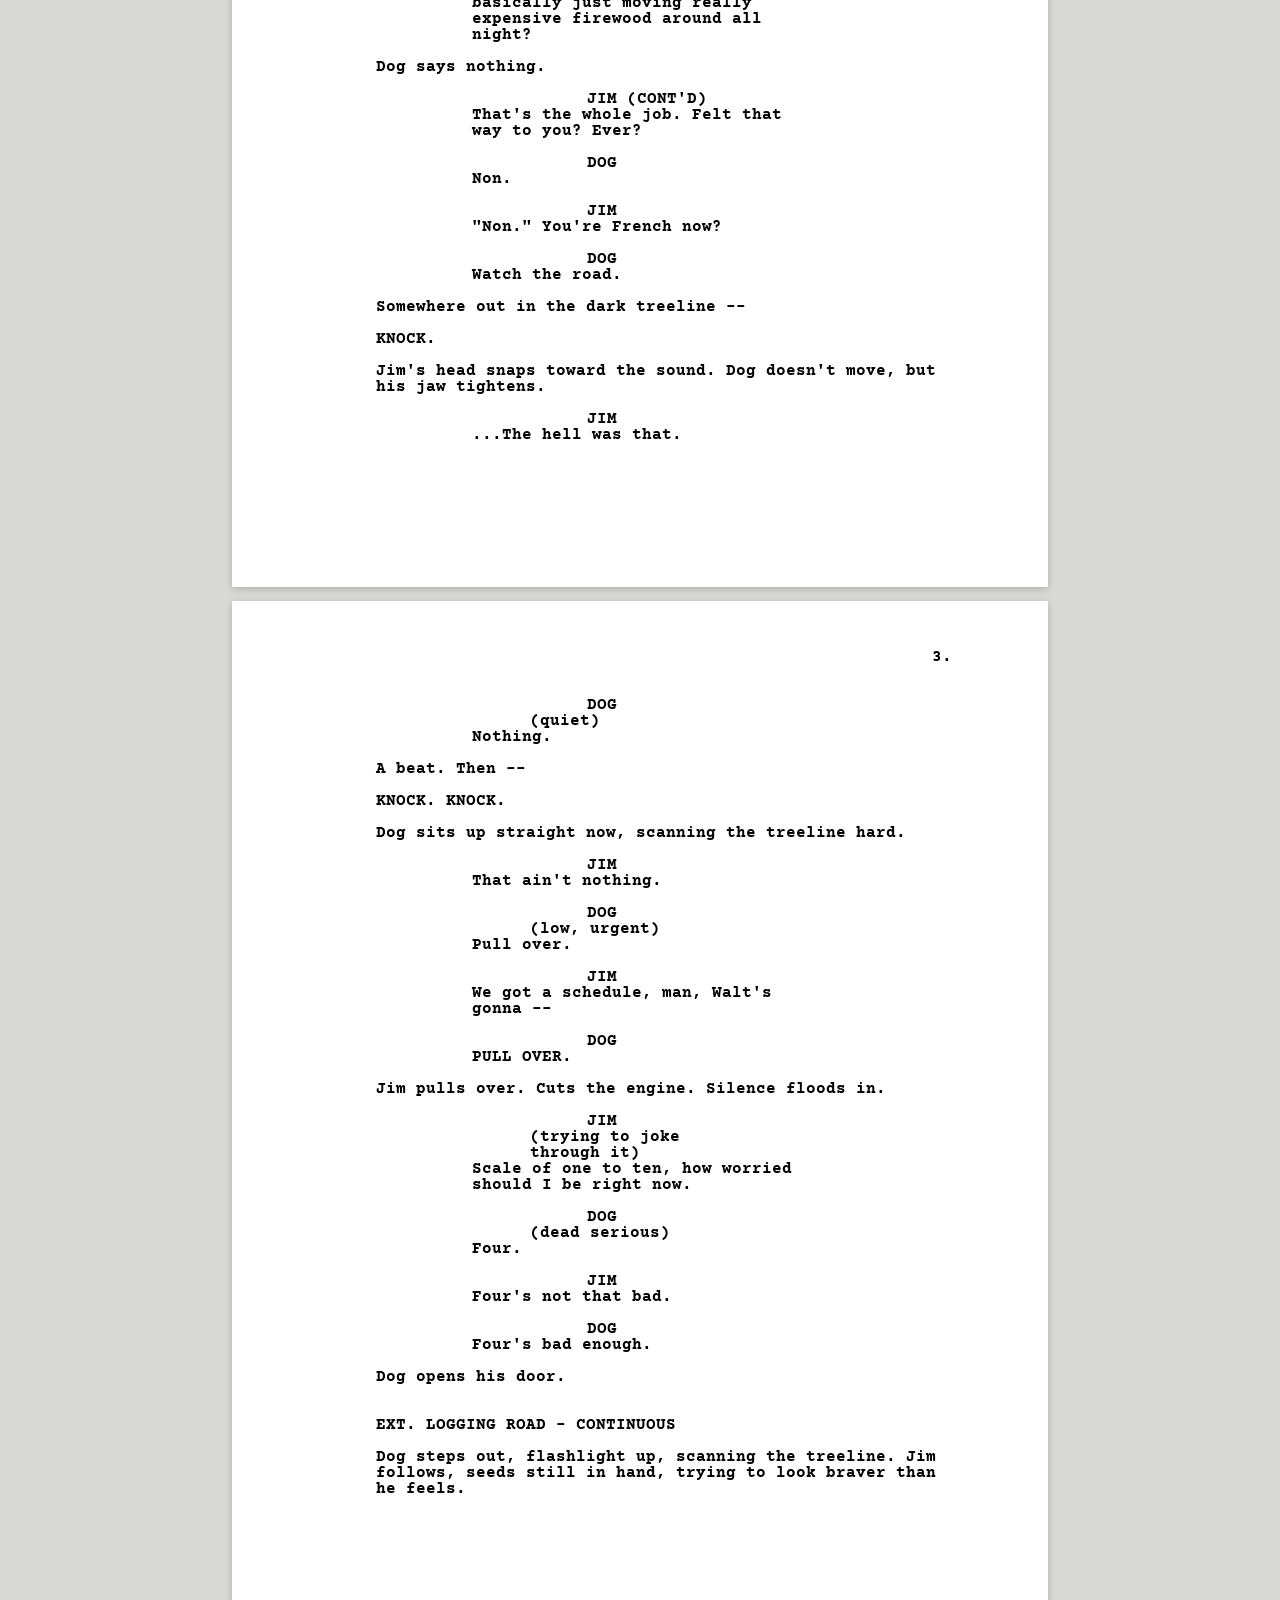
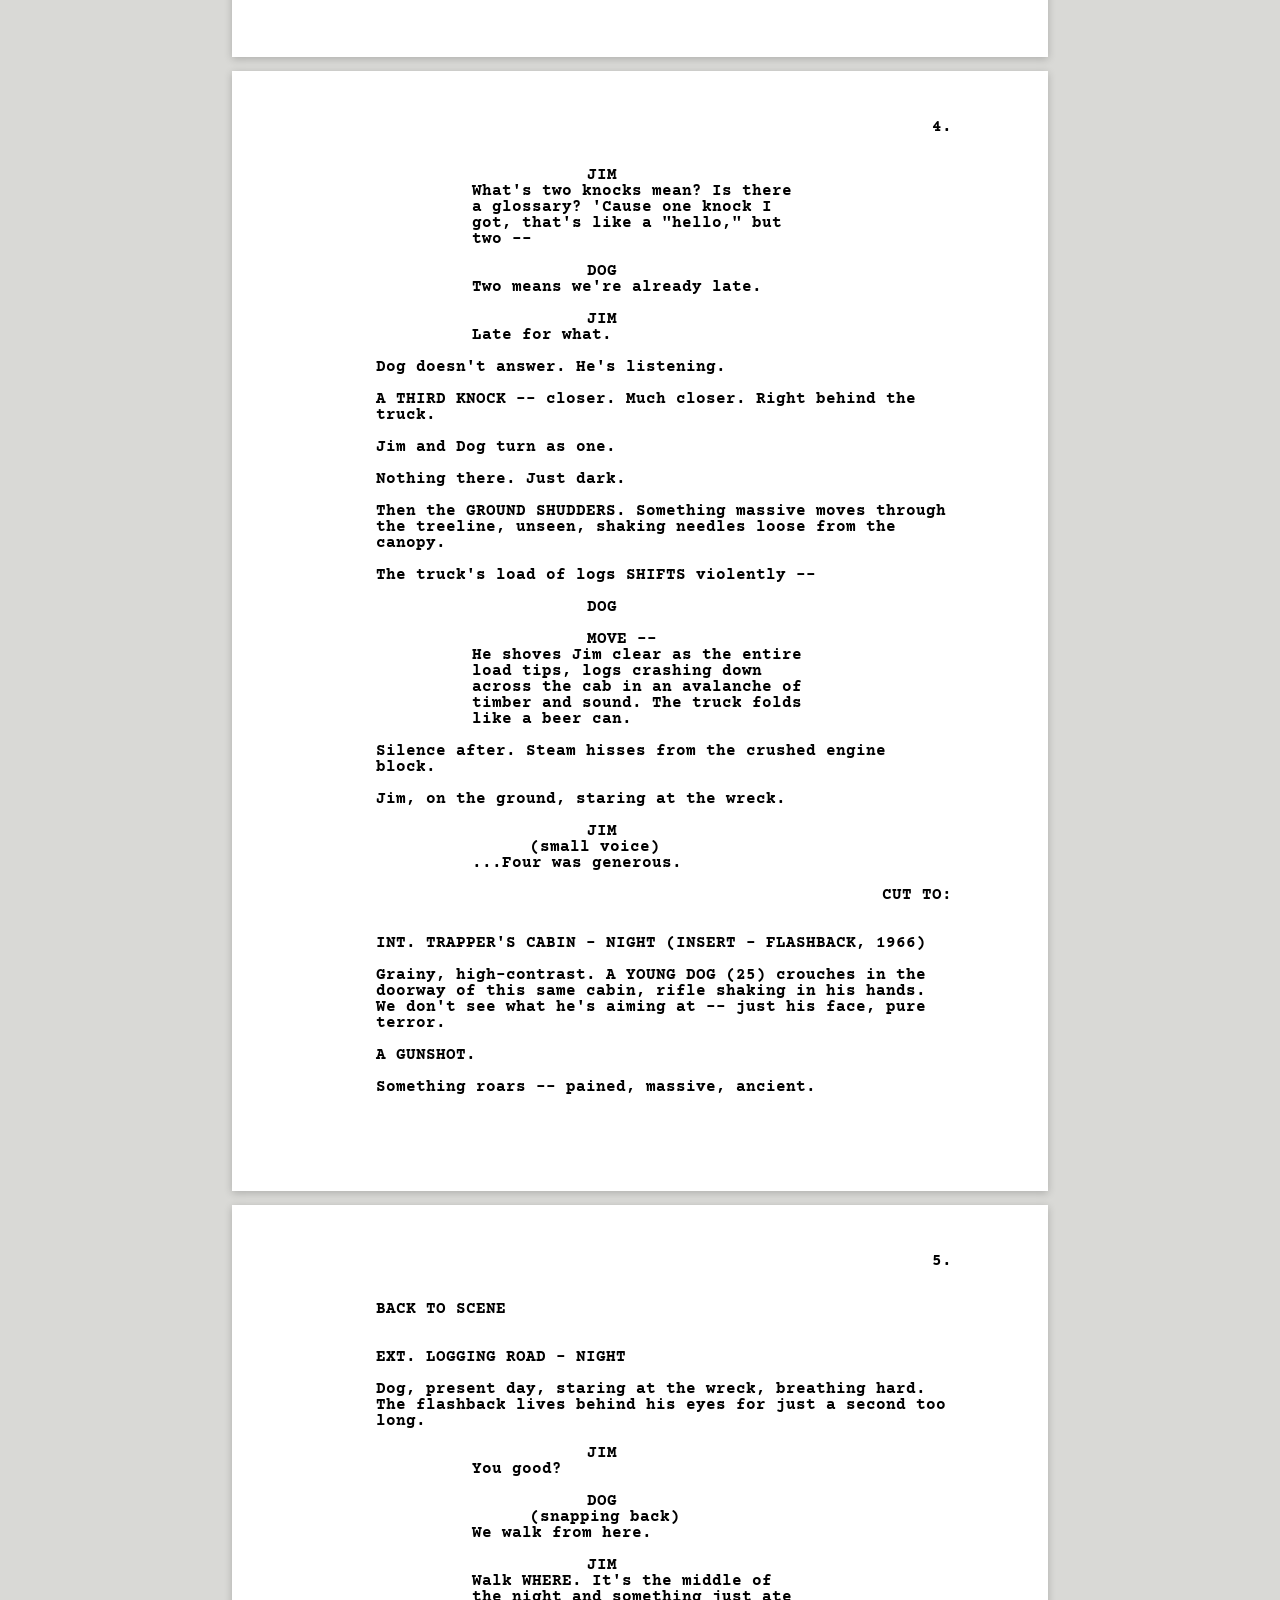
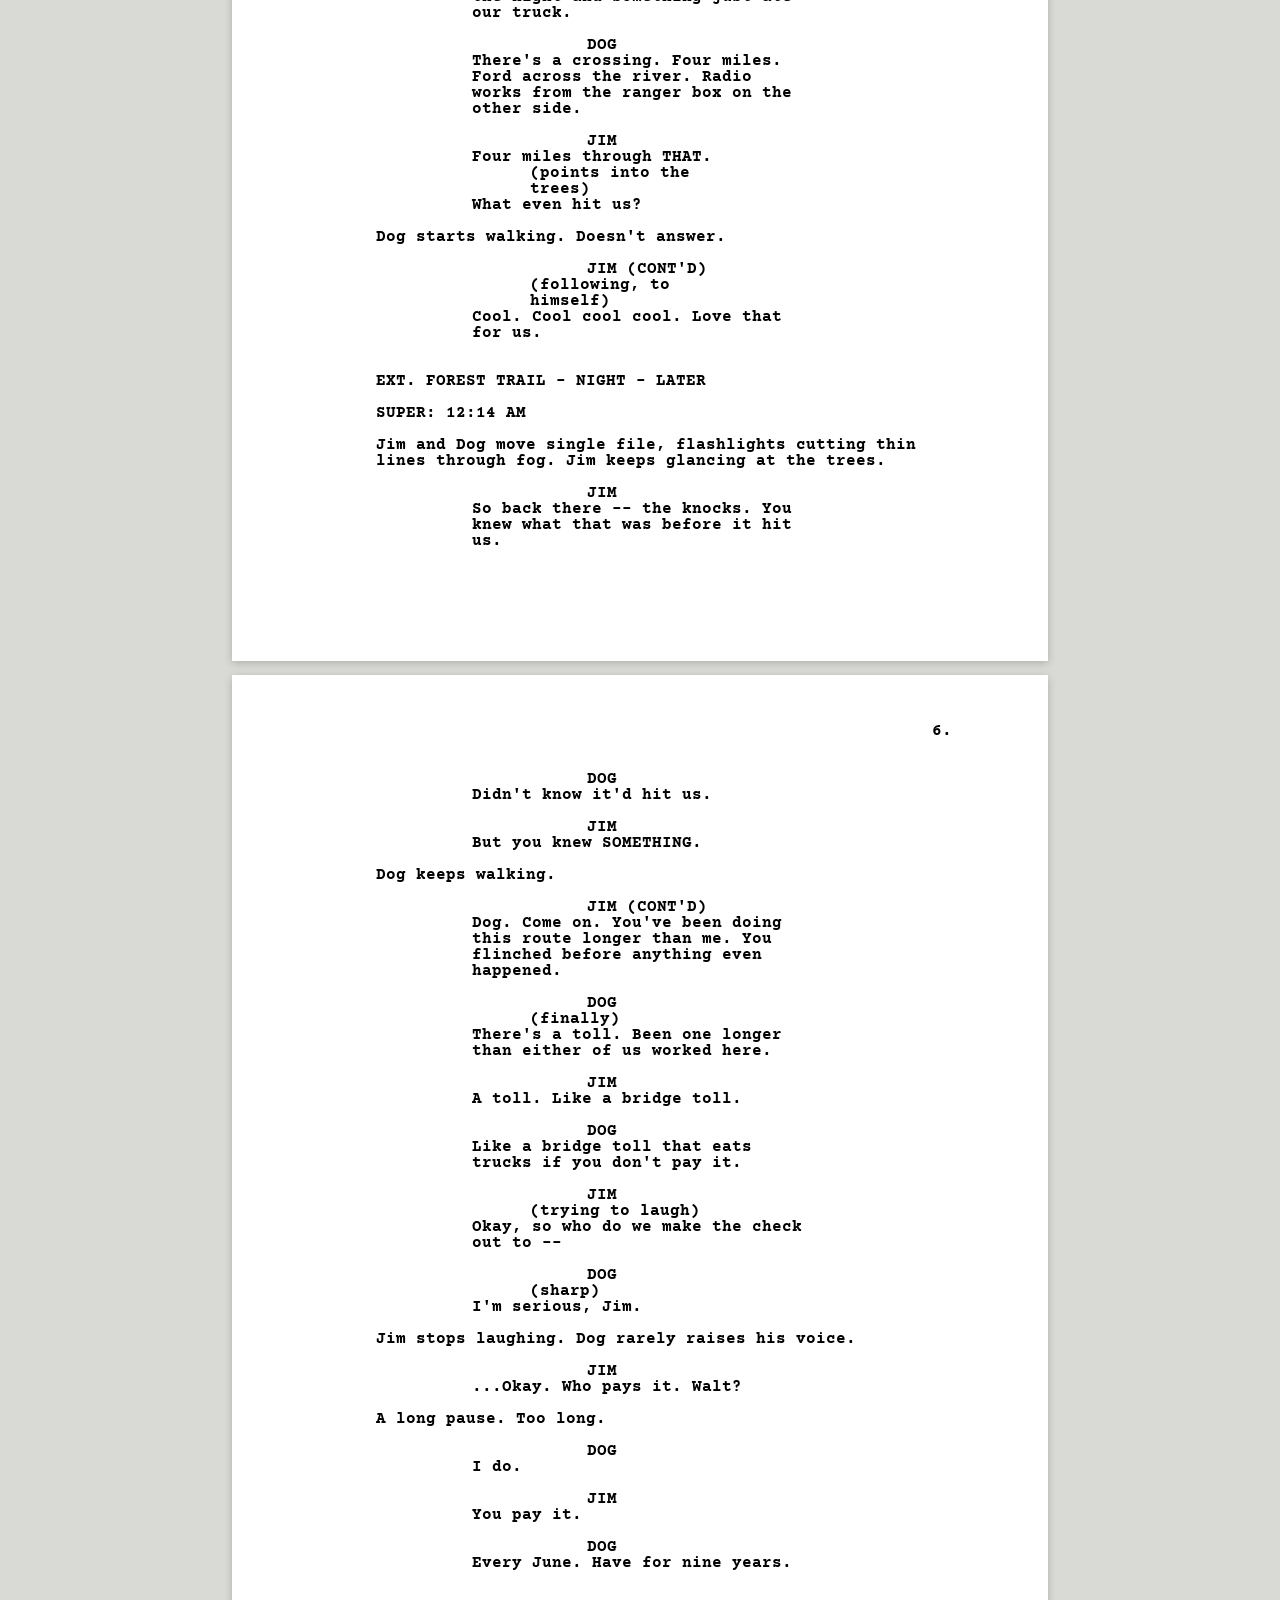
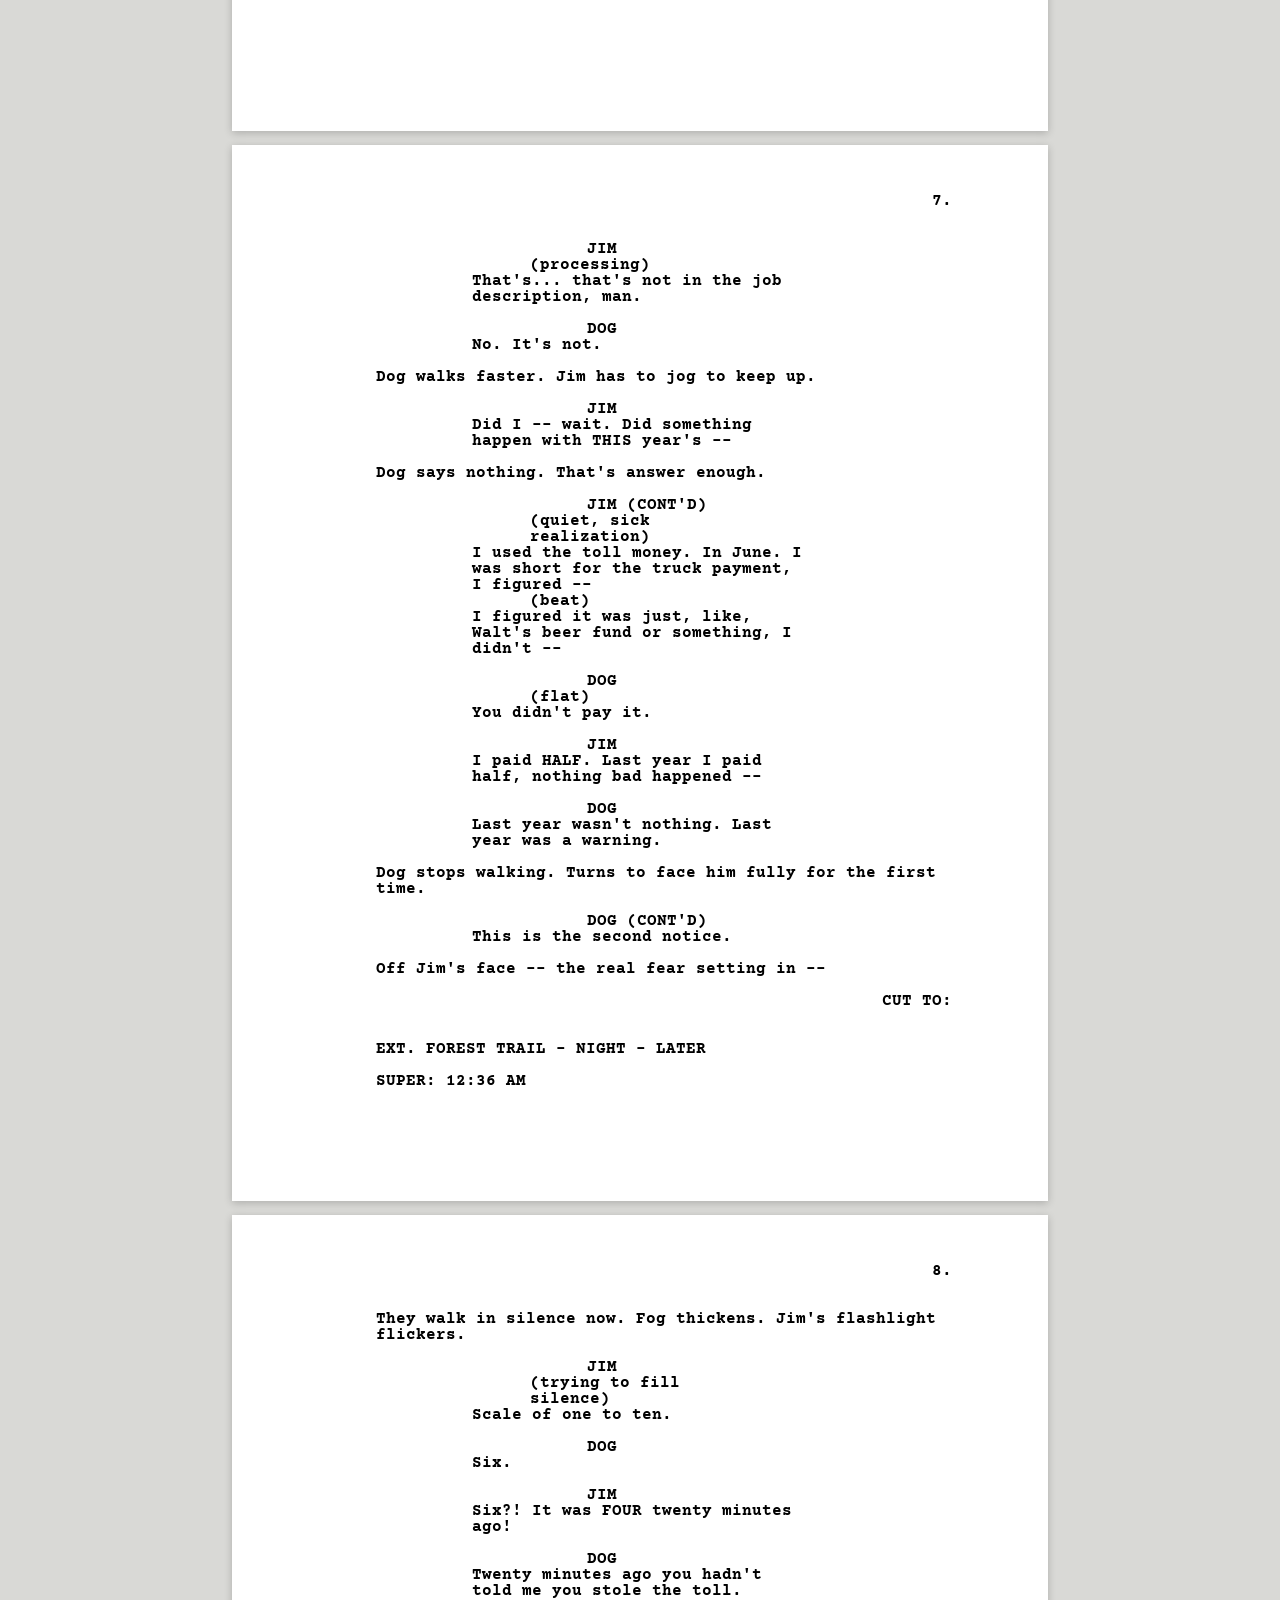
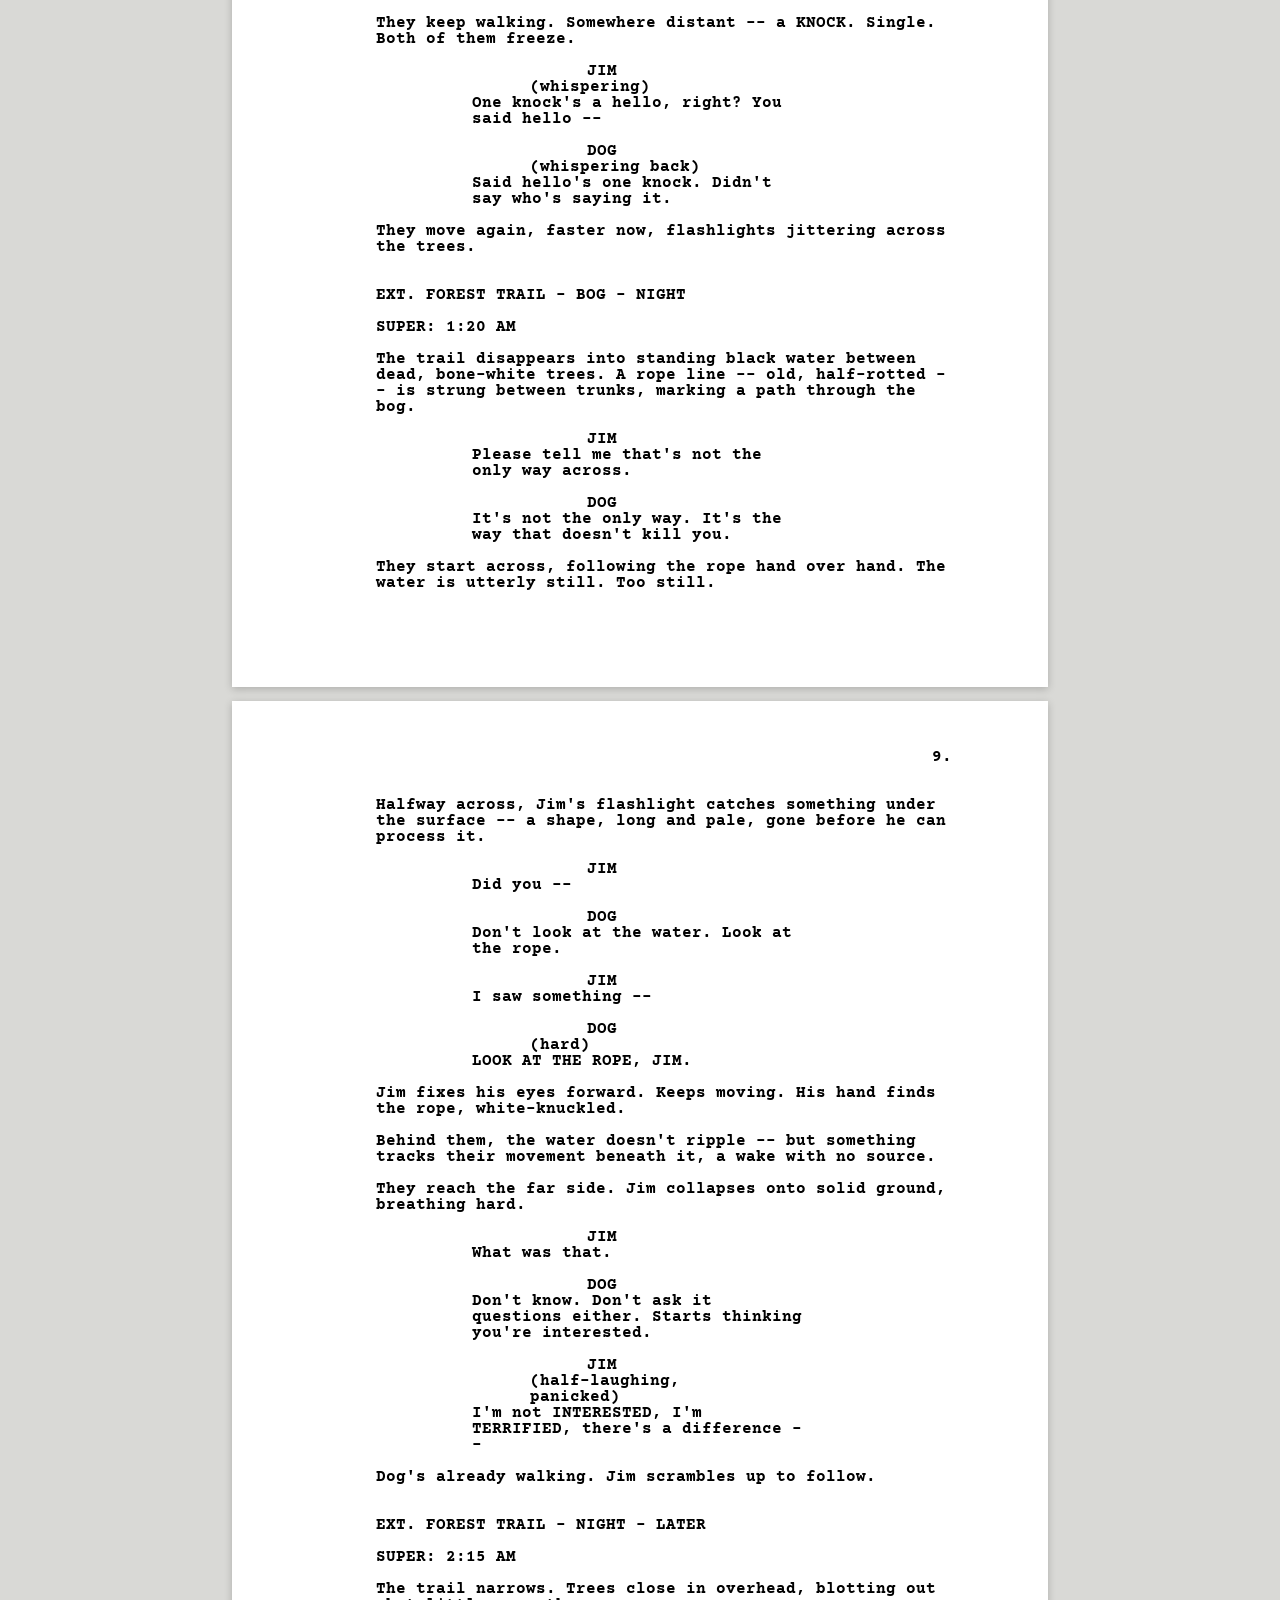
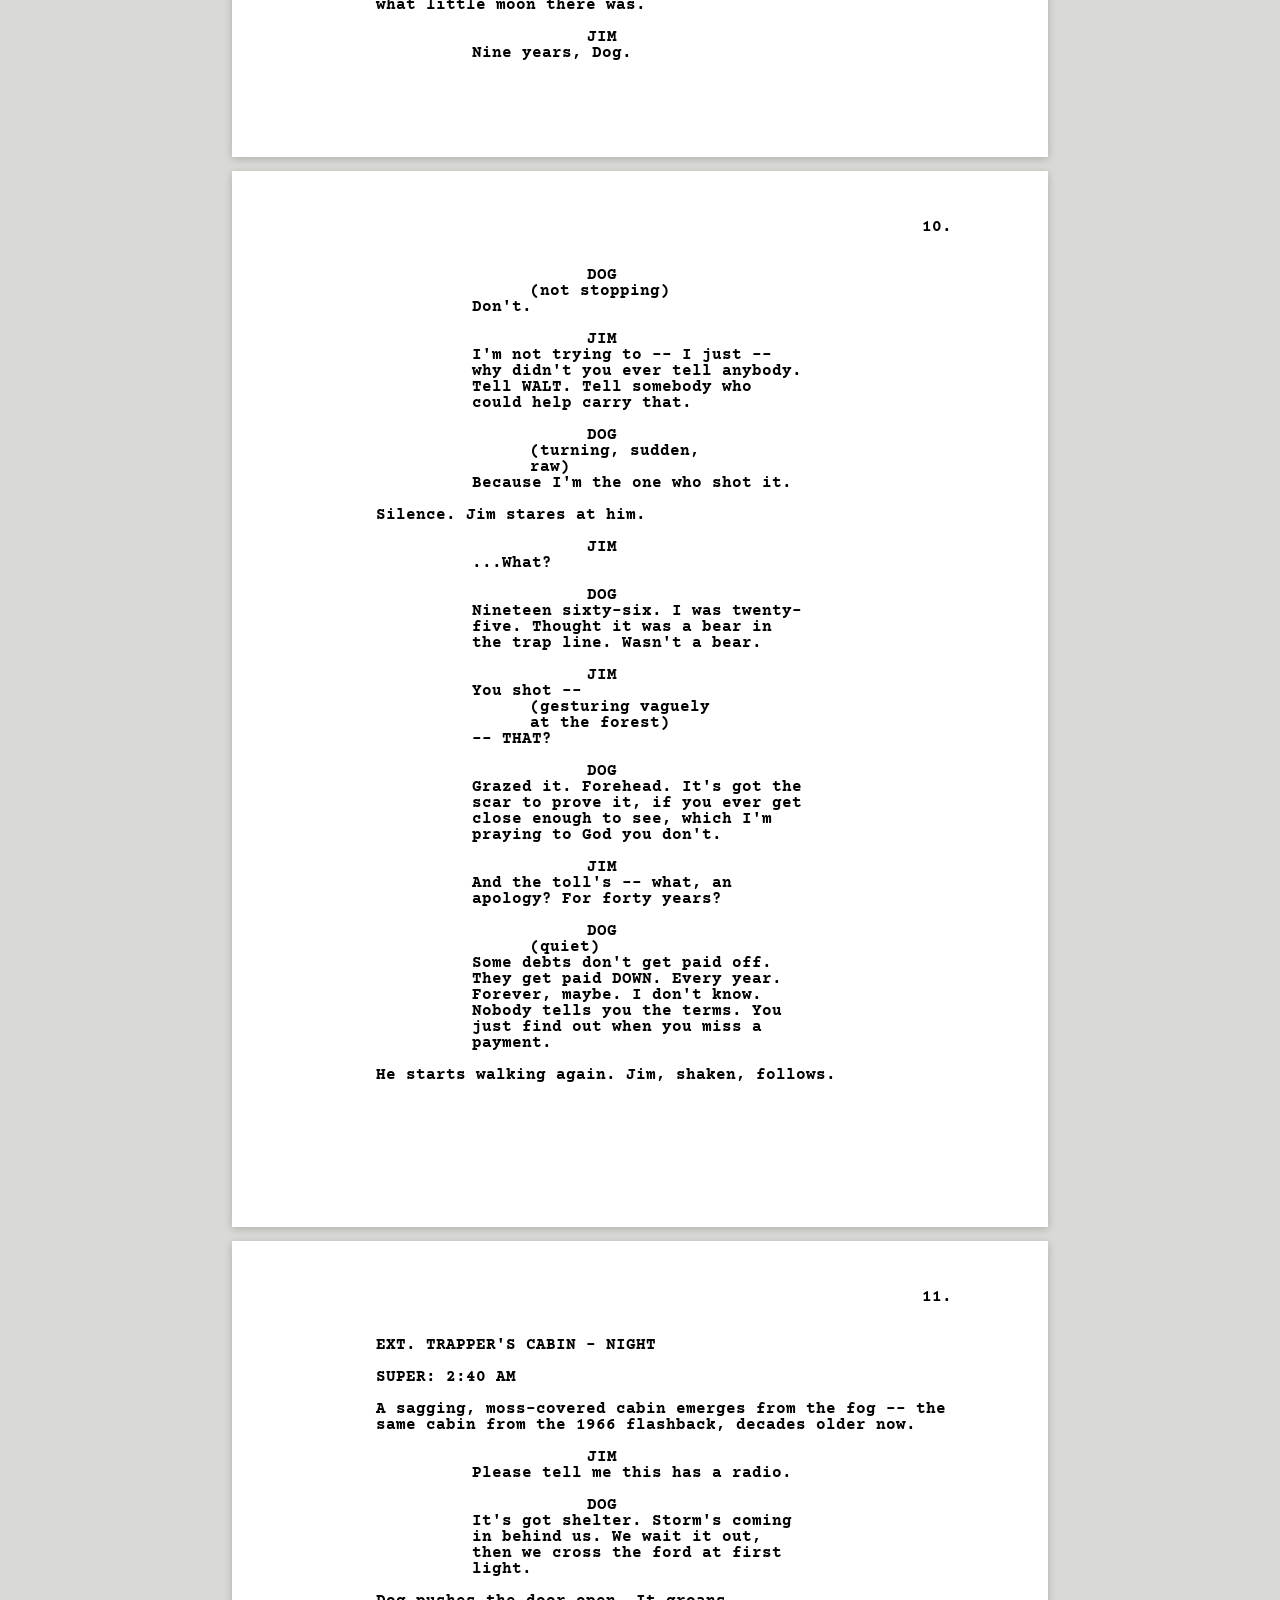
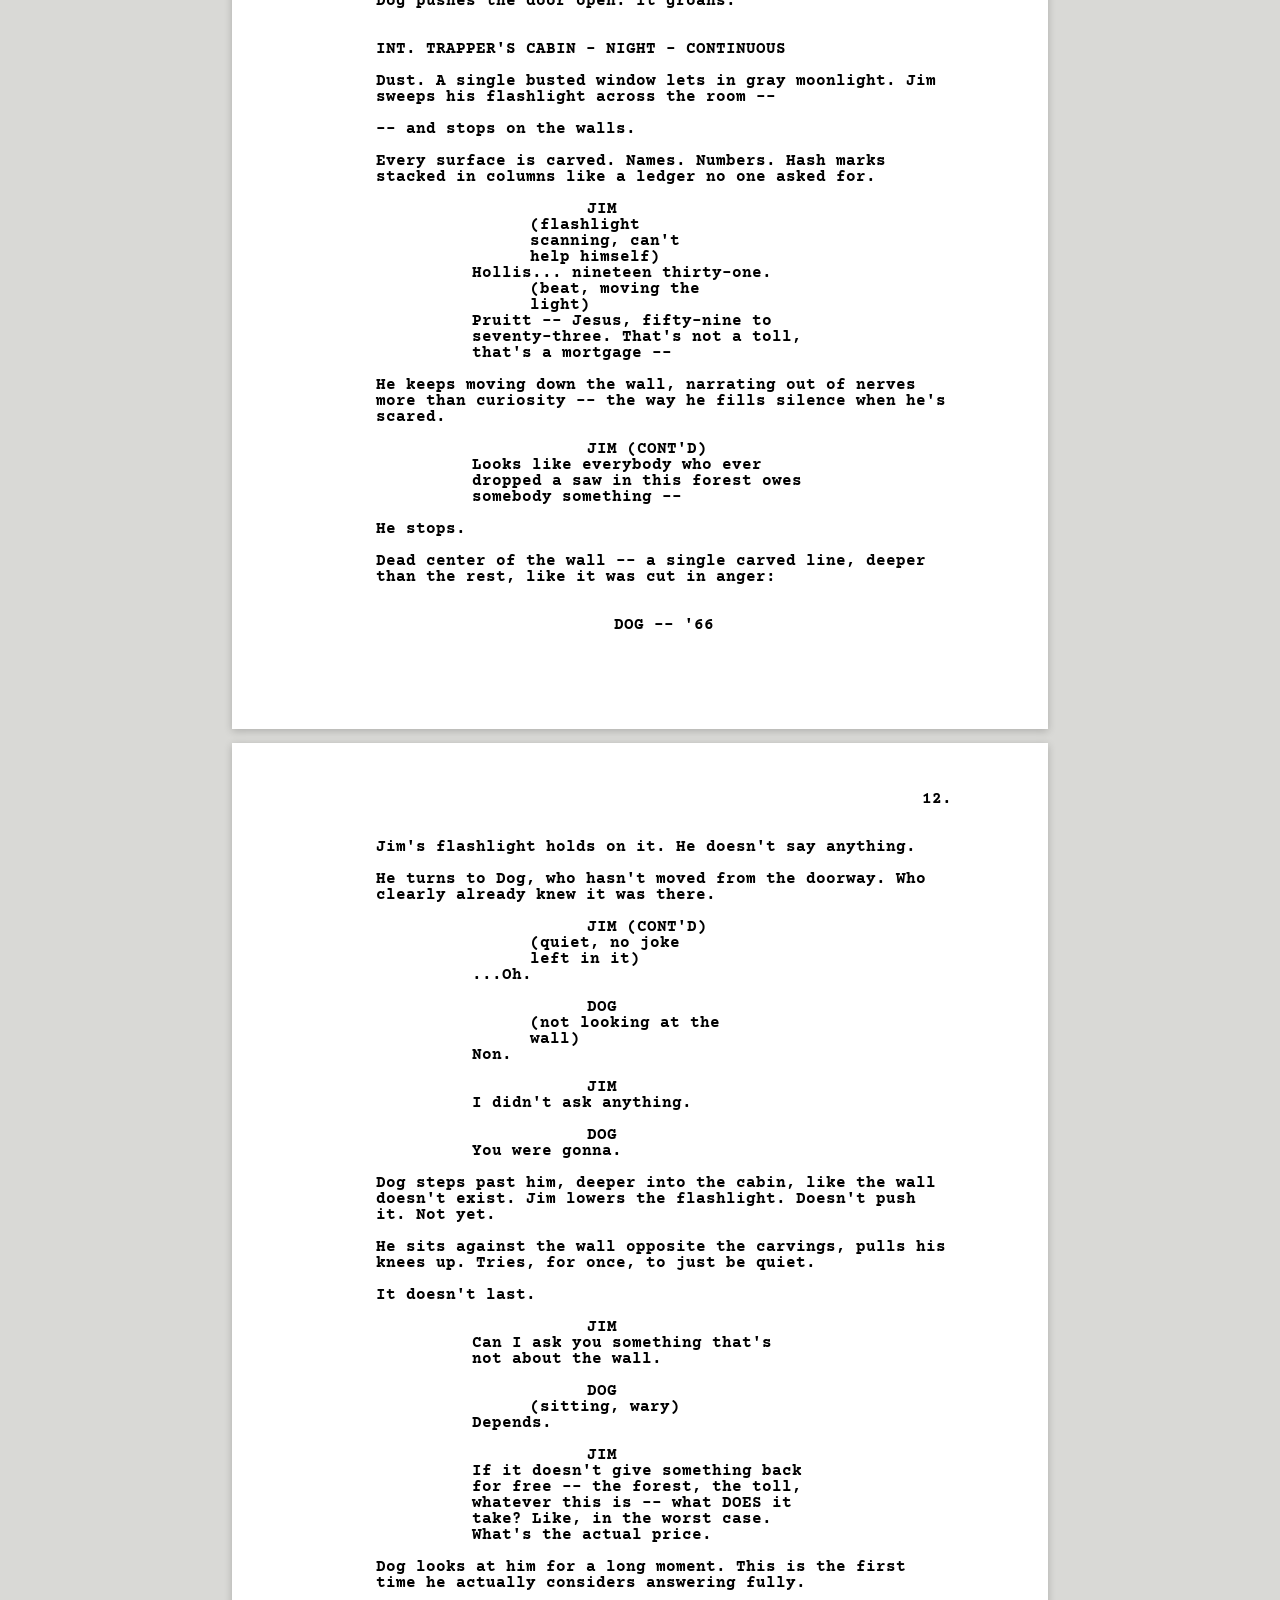
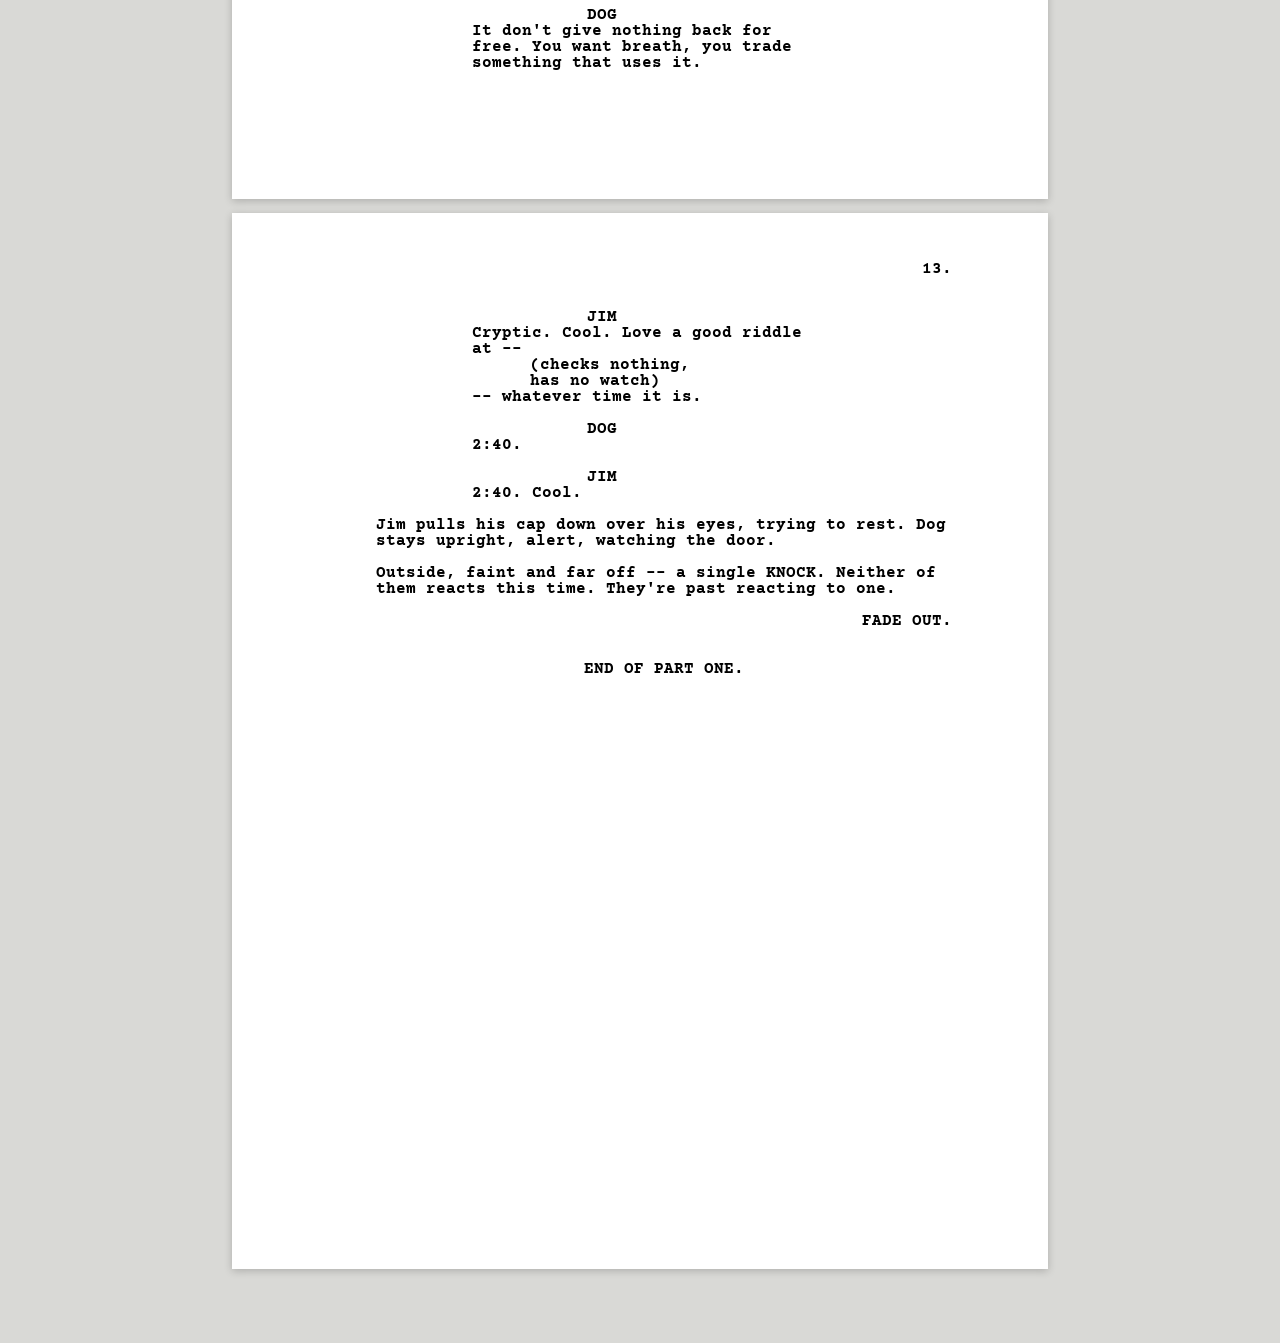
<file: screenplay/second-notice-part-one.html>
<!doctype html><html lang="en"><head><meta charset="utf-8"><meta name="viewport" content="width=device-width,initial-scale=1"><meta name="robots" content="noindex"><title>SECOND NOTICE — Part One — Screenplay</title><style>@font-face{font-family:"CP Bold";src:url(CourierPrime-Bold.ttf);font-weight:700}
@page{size:letter;margin:1in 1in 1in 1.5in;@top-right{content:counter(page) ".";font:12pt "Courier Prime","Courier New",Courier,monospace}}
@page:first{@top-right{content:none}}
@page:nth(2){@top-right{content:none}}
body{margin:0;font:12pt/1 "Courier Prime","Courier New",Courier,monospace;color:#111}
p{margin:0;white-space:pre-wrap;break-inside:avoid}
.sh{margin-top:24pt;text-transform:uppercase;page-break-after:avoid}
.ac{margin-top:12pt}
.ch{margin:12pt 0 0 2.2in;page-break-after:avoid}
.pa{margin-left:1.6in;width:2in;page-break-after:avoid}
.di{margin-left:1in;width:3.5in}
.tr{margin-top:12pt;text-align:right}
.en{margin-top:24pt;text-align:center}
.tp{height:9in;page-break-after:always;text-align:center;display:flex;flex-direction:column;justify-content:center}
.tt{text-decoration:underline;margin-bottom:24pt}.ts{line-height:1.5}
.script>p:first-child{margin-top:0}
body.web{background:#e9e9e6}
.web .page{background:#fff;max-width:6in;margin:16px auto 60px;padding:1in 1in 1in 1.5in;box-shadow:0 1px 6px #0002}
.web .tp{height:auto;min-height:60vh;margin-bottom:1in}
.bar{position:sticky;top:0;display:flex;flex-wrap:wrap;gap:6px 12px;align-items:center;padding:10px 16px;background:#1d1d1f;color:#eee;font:13px -apple-system,system-ui,sans-serif;z-index:2}
.bar span{flex:1;font-weight:600}.bar a{color:#eee;text-decoration:none}
.bar button{background:#3a3a3e;color:#eee;border:0;border-radius:8px;padding:6px 10px;font:inherit;cursor:pointer}
body.web.read{background:#fbfaf7;font-size:17px;line-height:1.25}
.web.read .page{max-width:40em;margin:0 auto;padding:20px 18px 80px;box-shadow:none;background:none}
.web.read .tp{min-height:40vh;margin-bottom:40px}
.web.read .ch{margin-left:34%}.web.read .pa{margin-left:22%;width:auto;margin-right:20%}.web.read .di{margin-left:12%;width:auto;margin-right:8%}
.web.read .bar span{display:none}
body.web{color:#000;font-family:"CP Bold","Courier Prime","Courier New",Courier,monospace;font-weight:700}
body.web.read{background:#fff;font-size:19px;line-height:1.3}
body.web:not(.read){background:#d9d9d6}
.web:not(.read) .page{max-width:none;margin:0;padding:10px 0 60px;background:none;box-shadow:none}
.web:not(.read) .sheet{box-sizing:border-box;width:8.5in;height:11in;margin:0 auto 14px;padding:1in 1in 1in 1.5in;background:#fff;box-shadow:0 2px 8px #0003;position:relative;overflow:visible;height:auto;min-height:11in;font-size:12pt;line-height:1}
.web .pn{position:absolute;top:.5in;right:1in}
.web:not(.read) .tps .tp{height:9in;min-height:0;margin:0}
.web.read .pn{display:none}.web.read .sheet{margin:0}
.web .script>p:first-child{margin-top:0}
body.web{overflow-x:hidden}
@media (max-width:819px){.web:not(.read) .sheet{width:6.4in;height:auto;min-height:10.05in;padding:.55in .2in .5in .2in;margin-bottom:10px}.web .pn{top:.2in;right:.2in}.web:not(.read) .tps .tp{height:8.5in}}
html{scroll-padding-top:56px}.web:not(.read) .page{padding-top:14px}
.web:not(.read) .sheet,.web:not(.read) .sheet p{line-height:12pt}
</style></head><body class="web"><nav class="bar"><a href="../#/screenplay">←</a><span>Screenplay</span><button id="tg" onclick="tg()"></button><a href="second-notice-part-one.pdf" download>PDF</a><a href="second-notice-part-one.fountain" download>.fountain</a><a href="second-notice-part-one.fdx" download>.fdx</a></nav><main class="page"><section class="sheet tps"><div class="tp"><div class="tt">SECOND NOTICE — Part One</div><div class="ts">A screenplay<br>Second Notice<br>Part One</div></div></section><section class="sheet"><div class="script"><p class="ac">FADE IN:</p><p class="sh">EXT. LOGGING ROAD - NIGHT</p><p class="ac">Dense Alaskan forest, black on black. A single pair of headlights crawl along a gravel switchback.</p><p class="ac">A LOG TRUCK, overloaded, groans under its own weight.</p><p class="sh">INT. LOG TRUCK - CONTINUOUS</p><p class="ac">JIM (25, lean, patchy beard, a knit cap he never takes off) drives with one hand, eating sunflower seeds with the other. Shells pile in the cupholder.</p><p class="ac">DOG (34, broad, quiet, hands scarred across the knuckles) rides shotgun. Stares out the window like he&#x27;s counting trees.</p><p class="ch">JIM</p><p class="di">You ever think about how we&#x27;re basically just moving really expensive firewood around all night?</p><p class="ac">Dog says nothing.</p><p class="ch">JIM (CONT&#x27;D)</p><p class="di">That&#x27;s the whole job. Felt that way to you? Ever?</p><p class="ch">DOG</p><p class="di">Non.</p><p class="ch">JIM</p><p class="di">&quot;Non.&quot; You&#x27;re French now?</p><p class="ch">DOG</p><p class="di">Watch the road.</p><p class="ac">Somewhere out in the dark treeline --</p><p class="ac">KNOCK.</p><p class="ac">Jim&#x27;s head snaps toward the sound. Dog doesn&#x27;t move, but his jaw tightens.</p><p class="ch">JIM</p><p class="di">...The hell was that.</p></div></section><section class="sheet"><div class="pn">3.</div><div class="script"><p class="ch">DOG</p><p class="pa">(quiet)</p><p class="di">Nothing.</p><p class="ac">A beat. Then --</p><p class="ac">KNOCK. KNOCK.</p><p class="ac">Dog sits up straight now, scanning the treeline hard.</p><p class="ch">JIM</p><p class="di">That ain&#x27;t nothing.</p><p class="ch">DOG</p><p class="pa">(low, urgent)</p><p class="di">Pull over.</p><p class="ch">JIM</p><p class="di">We got a schedule, man, Walt&#x27;s gonna --</p><p class="ch">DOG</p><p class="di">PULL OVER.</p><p class="ac">Jim pulls over. Cuts the engine. Silence floods in.</p><p class="ch">JIM</p><p class="pa">(trying to joke through it)</p><p class="di">Scale of one to ten, how worried should I be right now.</p><p class="ch">DOG</p><p class="pa">(dead serious)</p><p class="di">Four.</p><p class="ch">JIM</p><p class="di">Four&#x27;s not that bad.</p><p class="ch">DOG</p><p class="di">Four&#x27;s bad enough.</p><p class="ac">Dog opens his door.</p><p class="sh">EXT. LOGGING ROAD - CONTINUOUS</p><p class="ac">Dog steps out, flashlight up, scanning the treeline. Jim follows, seeds still in hand, trying to look braver than he feels.</p></div></section><section class="sheet"><div class="pn">4.</div><div class="script"><p class="ch">JIM</p><p class="di">What&#x27;s two knocks mean? Is there a glossary? &#x27;Cause one knock I got, that&#x27;s like a &quot;hello,&quot; but two --</p><p class="ch">DOG</p><p class="di">Two means we&#x27;re already late.</p><p class="ch">JIM</p><p class="di">Late for what.</p><p class="ac">Dog doesn&#x27;t answer. He&#x27;s listening.</p><p class="ac">A THIRD KNOCK -- closer. Much closer. Right behind the truck.</p><p class="ac">Jim and Dog turn as one.</p><p class="ac">Nothing there. Just dark.</p><p class="ac">Then the GROUND SHUDDERS. Something massive moves through the treeline, unseen, shaking needles loose from the canopy.</p><p class="ac">The truck&#x27;s load of logs SHIFTS violently --</p><p class="ch">DOG</p><p class="ch">MOVE --</p><p class="di">He shoves Jim clear as the entire load tips, logs crashing down across the cab in an avalanche of timber and sound. The truck folds like a beer can.</p><p class="ac">Silence after. Steam hisses from the crushed engine block.</p><p class="ac">Jim, on the ground, staring at the wreck.</p><p class="ch">JIM</p><p class="pa">(small voice)</p><p class="di">...Four was generous.</p><p class="tr">CUT TO:</p><p class="sh">INT. TRAPPER&#x27;S CABIN - NIGHT (INSERT - FLASHBACK, 1966)</p><p class="ac">Grainy, high-contrast. A YOUNG DOG (25) crouches in the doorway of this same cabin, rifle shaking in his hands. We don&#x27;t see what he&#x27;s aiming at -- just his face, pure terror.</p><p class="ac">A GUNSHOT.</p><p class="ac">Something roars -- pained, massive, ancient.</p></div></section><section class="sheet"><div class="pn">5.</div><div class="script"><p class="sh">BACK TO SCENE</p><p class="sh">EXT. LOGGING ROAD - NIGHT</p><p class="ac">Dog, present day, staring at the wreck, breathing hard. The flashback lives behind his eyes for just a second too long.</p><p class="ch">JIM</p><p class="di">You good?</p><p class="ch">DOG</p><p class="pa">(snapping back)</p><p class="di">We walk from here.</p><p class="ch">JIM</p><p class="di">Walk WHERE. It&#x27;s the middle of the night and something just ate our truck.</p><p class="ch">DOG</p><p class="di">There&#x27;s a crossing. Four miles. Ford across the river. Radio works from the ranger box on the other side.</p><p class="ch">JIM</p><p class="di">Four miles through THAT.</p><p class="pa">(points into the trees)</p><p class="di">What even hit us?</p><p class="ac">Dog starts walking. Doesn&#x27;t answer.</p><p class="ch">JIM (CONT&#x27;D)</p><p class="pa">(following, to himself)</p><p class="di">Cool. Cool cool cool. Love that for us.</p><p class="sh">EXT. FOREST TRAIL - NIGHT - LATER</p><p class="ac">SUPER: 12:14 AM</p><p class="ac">Jim and Dog move single file, flashlights cutting thin lines through fog. Jim keeps glancing at the trees.</p><p class="ch">JIM</p><p class="di">So back there -- the knocks. You knew what that was before it hit us.</p></div></section><section class="sheet"><div class="pn">6.</div><div class="script"><p class="ch">DOG</p><p class="di">Didn&#x27;t know it&#x27;d hit us.</p><p class="ch">JIM</p><p class="di">But you knew SOMETHING.</p><p class="ac">Dog keeps walking.</p><p class="ch">JIM (CONT&#x27;D)</p><p class="di">Dog. Come on. You&#x27;ve been doing this route longer than me. You flinched before anything even happened.</p><p class="ch">DOG</p><p class="pa">(finally)</p><p class="di">There&#x27;s a toll. Been one longer than either of us worked here.</p><p class="ch">JIM</p><p class="di">A toll. Like a bridge toll.</p><p class="ch">DOG</p><p class="di">Like a bridge toll that eats trucks if you don&#x27;t pay it.</p><p class="ch">JIM</p><p class="pa">(trying to laugh)</p><p class="di">Okay, so who do we make the check out to --</p><p class="ch">DOG</p><p class="pa">(sharp)</p><p class="di">I&#x27;m serious, Jim.</p><p class="ac">Jim stops laughing. Dog rarely raises his voice.</p><p class="ch">JIM</p><p class="di">...Okay. Who pays it. Walt?</p><p class="ac">A long pause. Too long.</p><p class="ch">DOG</p><p class="di">I do.</p><p class="ch">JIM</p><p class="di">You pay it.</p><p class="ch">DOG</p><p class="di">Every June. Have for nine years.</p></div></section><section class="sheet"><div class="pn">7.</div><div class="script"><p class="ch">JIM</p><p class="pa">(processing)</p><p class="di">That&#x27;s... that&#x27;s not in the job description, man.</p><p class="ch">DOG</p><p class="di">No. It&#x27;s not.</p><p class="ac">Dog walks faster. Jim has to jog to keep up.</p><p class="ch">JIM</p><p class="di">Did I -- wait. Did something happen with THIS year&#x27;s --</p><p class="ac">Dog says nothing. That&#x27;s answer enough.</p><p class="ch">JIM (CONT&#x27;D)</p><p class="pa">(quiet, sick realization)</p><p class="di">I used the toll money. In June. I was short for the truck payment, I figured --</p><p class="pa">(beat)</p><p class="di">I figured it was just, like, Walt&#x27;s beer fund or something, I didn&#x27;t --</p><p class="ch">DOG</p><p class="pa">(flat)</p><p class="di">You didn&#x27;t pay it.</p><p class="ch">JIM</p><p class="di">I paid HALF. Last year I paid half, nothing bad happened --</p><p class="ch">DOG</p><p class="di">Last year wasn&#x27;t nothing. Last year was a warning.</p><p class="ac">Dog stops walking. Turns to face him fully for the first time.</p><p class="ch">DOG (CONT&#x27;D)</p><p class="di">This is the second notice.</p><p class="ac">Off Jim&#x27;s face -- the real fear setting in --</p><p class="tr">CUT TO:</p><p class="sh">EXT. FOREST TRAIL - NIGHT - LATER</p><p class="ac">SUPER: 12:36 AM</p></div></section><section class="sheet"><div class="pn">8.</div><div class="script"><p class="ac">They walk in silence now. Fog thickens. Jim&#x27;s flashlight flickers.</p><p class="ch">JIM</p><p class="pa">(trying to fill silence)</p><p class="di">Scale of one to ten.</p><p class="ch">DOG</p><p class="di">Six.</p><p class="ch">JIM</p><p class="di">Six?! It was FOUR twenty minutes ago!</p><p class="ch">DOG</p><p class="di">Twenty minutes ago you hadn&#x27;t told me you stole the toll.</p><p class="ac">They keep walking. Somewhere distant -- a KNOCK. Single. Both of them freeze.</p><p class="ch">JIM</p><p class="pa">(whispering)</p><p class="di">One knock&#x27;s a hello, right? You said hello --</p><p class="ch">DOG</p><p class="pa">(whispering back)</p><p class="di">Said hello&#x27;s one knock. Didn&#x27;t say who&#x27;s saying it.</p><p class="ac">They move again, faster now, flashlights jittering across the trees.</p><p class="sh">EXT. FOREST TRAIL - BOG - NIGHT</p><p class="ac">SUPER: 1:20 AM</p><p class="ac">The trail disappears into standing black water between dead, bone-white trees. A rope line -- old, half-rotted -- is strung between trunks, marking a path through the bog.</p><p class="ch">JIM</p><p class="di">Please tell me that&#x27;s not the only way across.</p><p class="ch">DOG</p><p class="di">It&#x27;s not the only way. It&#x27;s the way that doesn&#x27;t kill you.</p><p class="ac">They start across, following the rope hand over hand. The water is utterly still. Too still.</p></div></section><section class="sheet"><div class="pn">9.</div><div class="script"><p class="ac">Halfway across, Jim&#x27;s flashlight catches something under the surface -- a shape, long and pale, gone before he can process it.</p><p class="ch">JIM</p><p class="di">Did you --</p><p class="ch">DOG</p><p class="di">Don&#x27;t look at the water. Look at the rope.</p><p class="ch">JIM</p><p class="di">I saw something --</p><p class="ch">DOG</p><p class="pa">(hard)</p><p class="di">LOOK AT THE ROPE, JIM.</p><p class="ac">Jim fixes his eyes forward. Keeps moving. His hand finds the rope, white-knuckled.</p><p class="ac">Behind them, the water doesn&#x27;t ripple -- but something tracks their movement beneath it, a wake with no source.</p><p class="ac">They reach the far side. Jim collapses onto solid ground, breathing hard.</p><p class="ch">JIM</p><p class="di">What was that.</p><p class="ch">DOG</p><p class="di">Don&#x27;t know. Don&#x27;t ask it questions either. Starts thinking you&#x27;re interested.</p><p class="ch">JIM</p><p class="pa">(half-laughing, panicked)</p><p class="di">I&#x27;m not INTERESTED, I&#x27;m TERRIFIED, there&#x27;s a difference --</p><p class="ac">Dog&#x27;s already walking. Jim scrambles up to follow.</p><p class="sh">EXT. FOREST TRAIL - NIGHT - LATER</p><p class="ac">SUPER: 2:15 AM</p><p class="ac">The trail narrows. Trees close in overhead, blotting out what little moon there was.</p><p class="ch">JIM</p><p class="di">Nine years, Dog.</p></div></section><section class="sheet"><div class="pn">10.</div><div class="script"><p class="ch">DOG</p><p class="pa">(not stopping)</p><p class="di">Don&#x27;t.</p><p class="ch">JIM</p><p class="di">I&#x27;m not trying to -- I just -- why didn&#x27;t you ever tell anybody. Tell WALT. Tell somebody who could help carry that.</p><p class="ch">DOG</p><p class="pa">(turning, sudden, raw)</p><p class="di">Because I&#x27;m the one who shot it.</p><p class="ac">Silence. Jim stares at him.</p><p class="ch">JIM</p><p class="di">...What?</p><p class="ch">DOG</p><p class="di">Nineteen sixty-six. I was twenty-five. Thought it was a bear in the trap line. Wasn&#x27;t a bear.</p><p class="ch">JIM</p><p class="di">You shot --</p><p class="pa">(gesturing vaguely at the forest)</p><p class="di">-- THAT?</p><p class="ch">DOG</p><p class="di">Grazed it. Forehead. It&#x27;s got the scar to prove it, if you ever get close enough to see, which I&#x27;m praying to God you don&#x27;t.</p><p class="ch">JIM</p><p class="di">And the toll&#x27;s -- what, an apology? For forty years?</p><p class="ch">DOG</p><p class="pa">(quiet)</p><p class="di">Some debts don&#x27;t get paid off. They get paid DOWN. Every year. Forever, maybe. I don&#x27;t know. Nobody tells you the terms. You just find out when you miss a payment.</p><p class="ac">He starts walking again. Jim, shaken, follows.</p></div></section><section class="sheet"><div class="pn">11.</div><div class="script"><p class="sh">EXT. TRAPPER&#x27;S CABIN - NIGHT</p><p class="ac">SUPER: 2:40 AM</p><p class="ac">A sagging, moss-covered cabin emerges from the fog -- the same cabin from the 1966 flashback, decades older now.</p><p class="ch">JIM</p><p class="di">Please tell me this has a radio.</p><p class="ch">DOG</p><p class="di">It&#x27;s got shelter. Storm&#x27;s coming in behind us. We wait it out, then we cross the ford at first light.</p><p class="ac">Dog pushes the door open. It groans.</p><p class="sh">INT. TRAPPER&#x27;S CABIN - NIGHT - CONTINUOUS</p><p class="ac">Dust. A single busted window lets in gray moonlight. Jim sweeps his flashlight across the room --</p><p class="ac">-- and stops on the walls.</p><p class="ac">Every surface is carved. Names. Numbers. Hash marks stacked in columns like a ledger no one asked for.</p><p class="ch">JIM</p><p class="pa">(flashlight scanning, can&#x27;t help himself)</p><p class="di">Hollis... nineteen thirty-one.</p><p class="pa">(beat, moving the light)</p><p class="di">Pruitt -- Jesus, fifty-nine to seventy-three. That&#x27;s not a toll, that&#x27;s a mortgage --</p><p class="ac">He keeps moving down the wall, narrating out of nerves more than curiosity -- the way he fills silence when he&#x27;s scared.</p><p class="ch">JIM (CONT&#x27;D)</p><p class="di">Looks like everybody who ever dropped a saw in this forest owes somebody something --</p><p class="ac">He stops.</p><p class="ac">Dead center of the wall -- a single carved line, deeper than the rest, like it was cut in anger:</p><p class="en">DOG -- &#x27;66</p></div></section><section class="sheet"><div class="pn">12.</div><div class="script"><p class="ac">Jim&#x27;s flashlight holds on it. He doesn&#x27;t say anything.</p><p class="ac">He turns to Dog, who hasn&#x27;t moved from the doorway. Who clearly already knew it was there.</p><p class="ch">JIM (CONT&#x27;D)</p><p class="pa">(quiet, no joke left in it)</p><p class="di">...Oh.</p><p class="ch">DOG</p><p class="pa">(not looking at the wall)</p><p class="di">Non.</p><p class="ch">JIM</p><p class="di">I didn&#x27;t ask anything.</p><p class="ch">DOG</p><p class="di">You were gonna.</p><p class="ac">Dog steps past him, deeper into the cabin, like the wall doesn&#x27;t exist. Jim lowers the flashlight. Doesn&#x27;t push it. Not yet.</p><p class="ac">He sits against the wall opposite the carvings, pulls his knees up. Tries, for once, to just be quiet.</p><p class="ac">It doesn&#x27;t last.</p><p class="ch">JIM</p><p class="di">Can I ask you something that&#x27;s not about the wall.</p><p class="ch">DOG</p><p class="pa">(sitting, wary)</p><p class="di">Depends.</p><p class="ch">JIM</p><p class="di">If it doesn&#x27;t give something back for free -- the forest, the toll, whatever this is -- what DOES it take? Like, in the worst case. What&#x27;s the actual price.</p><p class="ac">Dog looks at him for a long moment. This is the first time he actually considers answering fully.</p><p class="ch">DOG</p><p class="di">It don&#x27;t give nothing back for free. You want breath, you trade something that uses it.</p></div></section><section class="sheet"><div class="pn">13.</div><div class="script"><p class="ch">JIM</p><p class="di">Cryptic. Cool. Love a good riddle at --</p><p class="pa">(checks nothing, has no watch)</p><p class="di">-- whatever time it is.</p><p class="ch">DOG</p><p class="di">2:40.</p><p class="ch">JIM</p><p class="di">2:40. Cool.</p><p class="ac">Jim pulls his cap down over his eyes, trying to rest. Dog stays upright, alert, watching the door.</p><p class="ac">Outside, faint and far off -- a single KNOCK. Neither of them reacts this time. They&#x27;re past reacting to one.</p><p class="tr">FADE OUT.</p><p class="en">END OF PART ONE.</p></div></section></main><script>var k="sp_mode2",m=localStorage.getItem(k)||"page";function fit(){var s=Math.min(1,(innerWidth-(innerWidth<820?6:12))/(innerWidth<820?614:816));document.querySelectorAll(".sheet").forEach(function(e){e.style.zoom=m=="read"?1:s})}addEventListener("resize",fit);function ap(){document.body.classList.toggle("read",m=="read");document.getElementById("tg").textContent=m=="read"?"Format page":"Lecture";fit()}function tg(){m=m=="read"?"page":"read";localStorage.setItem(k,m);ap()}ap()</script></body></html>
</file>
